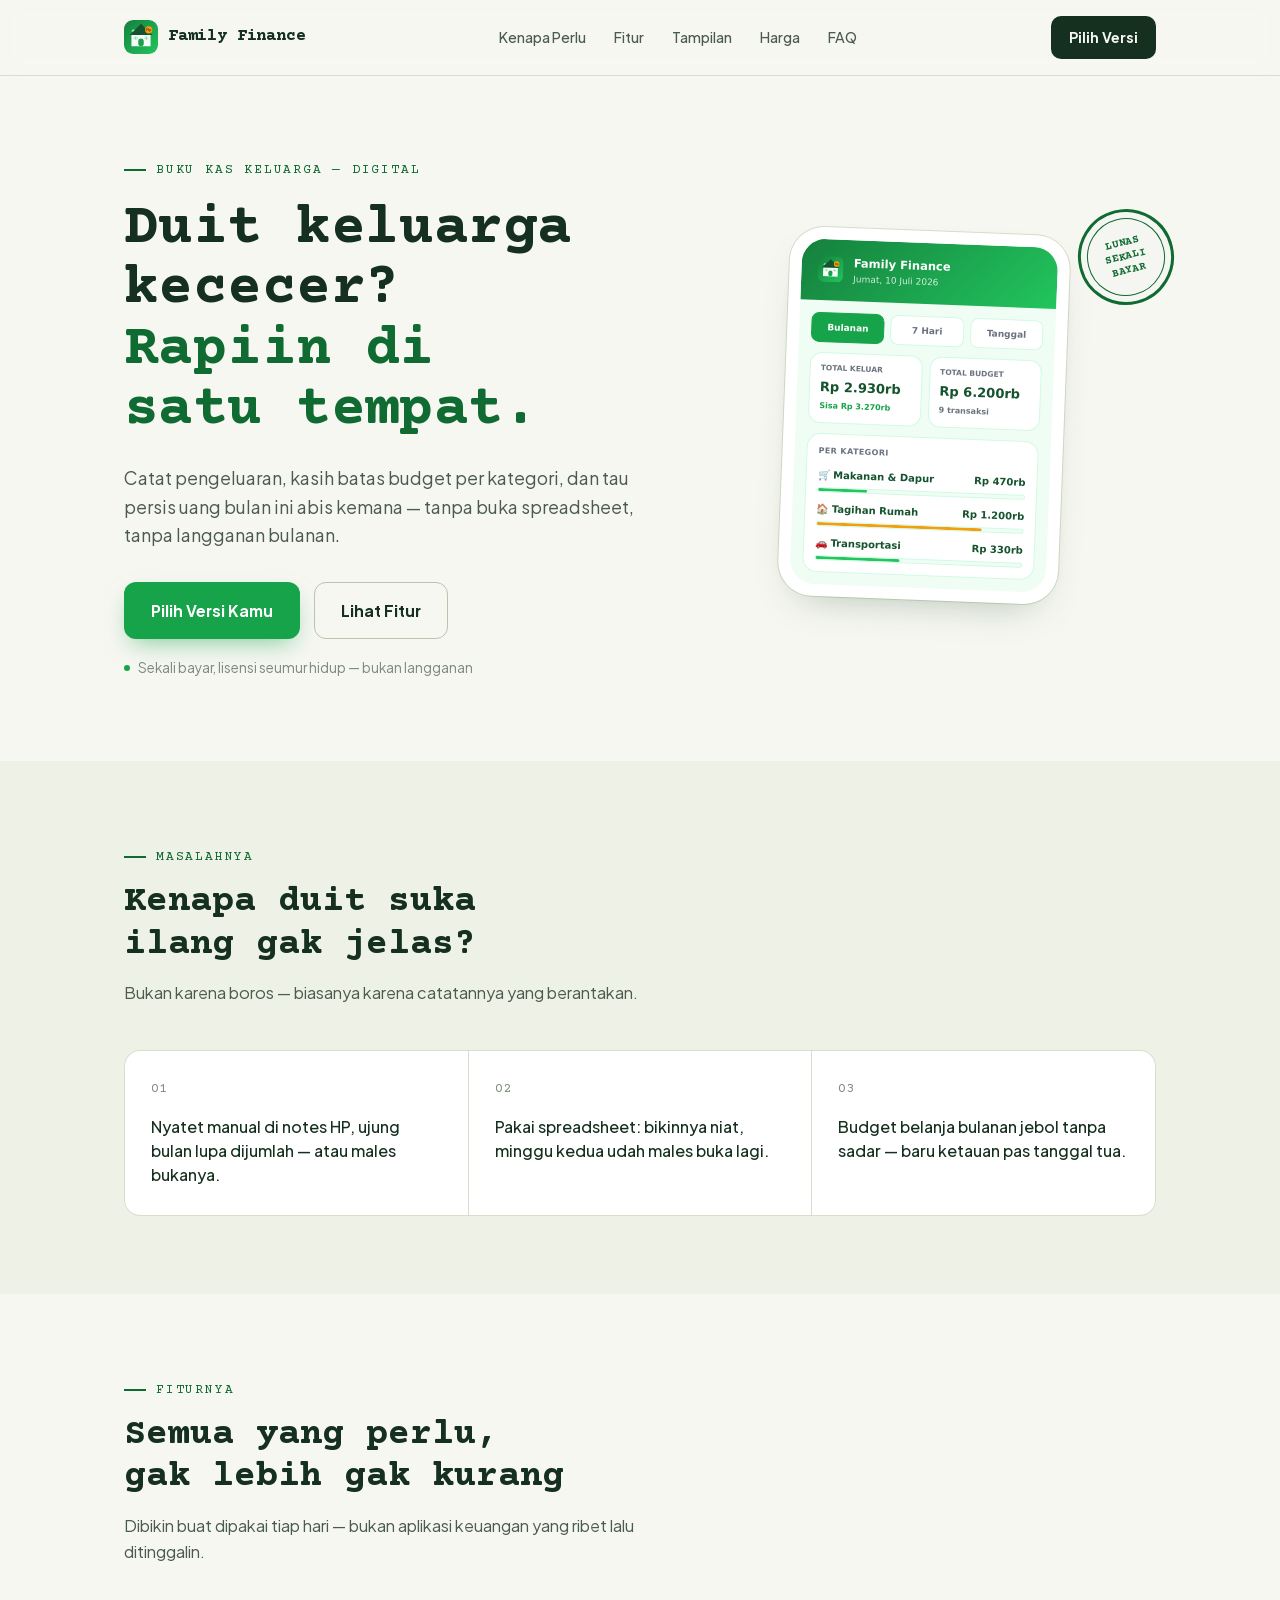
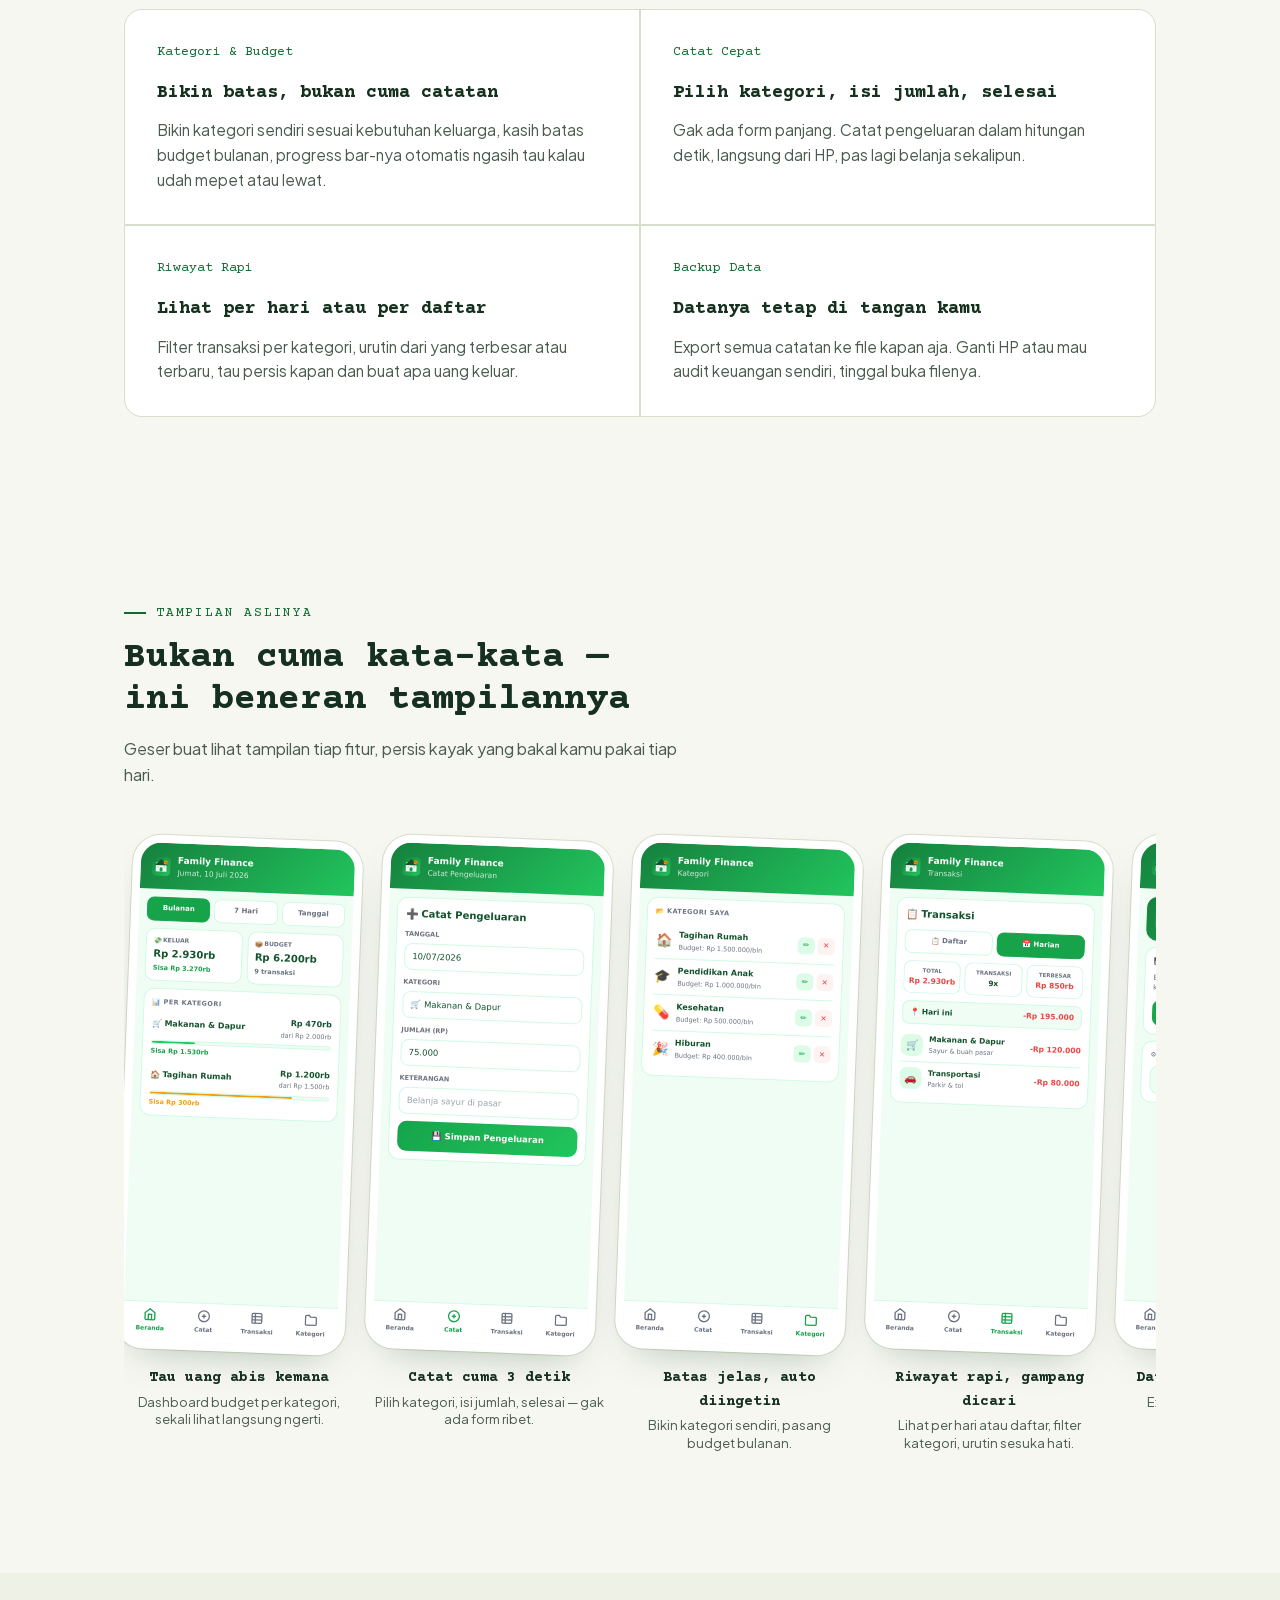
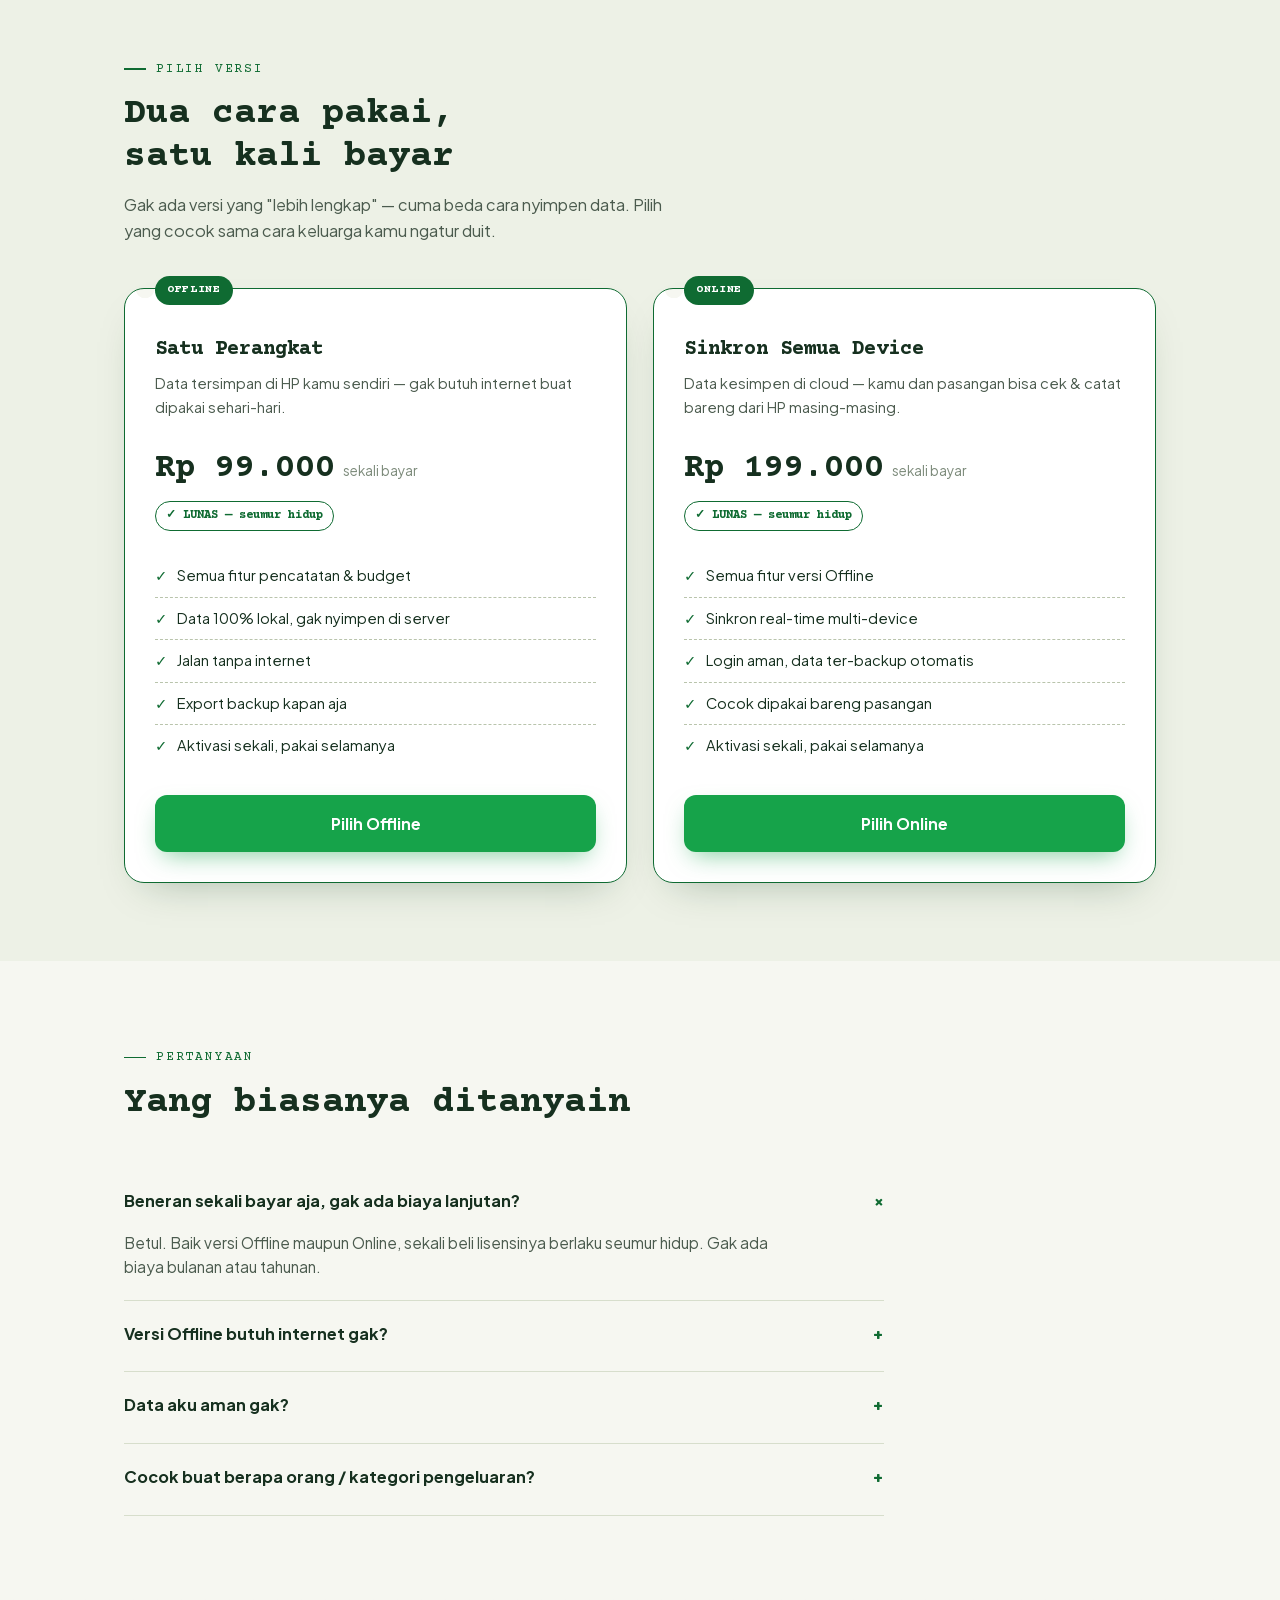
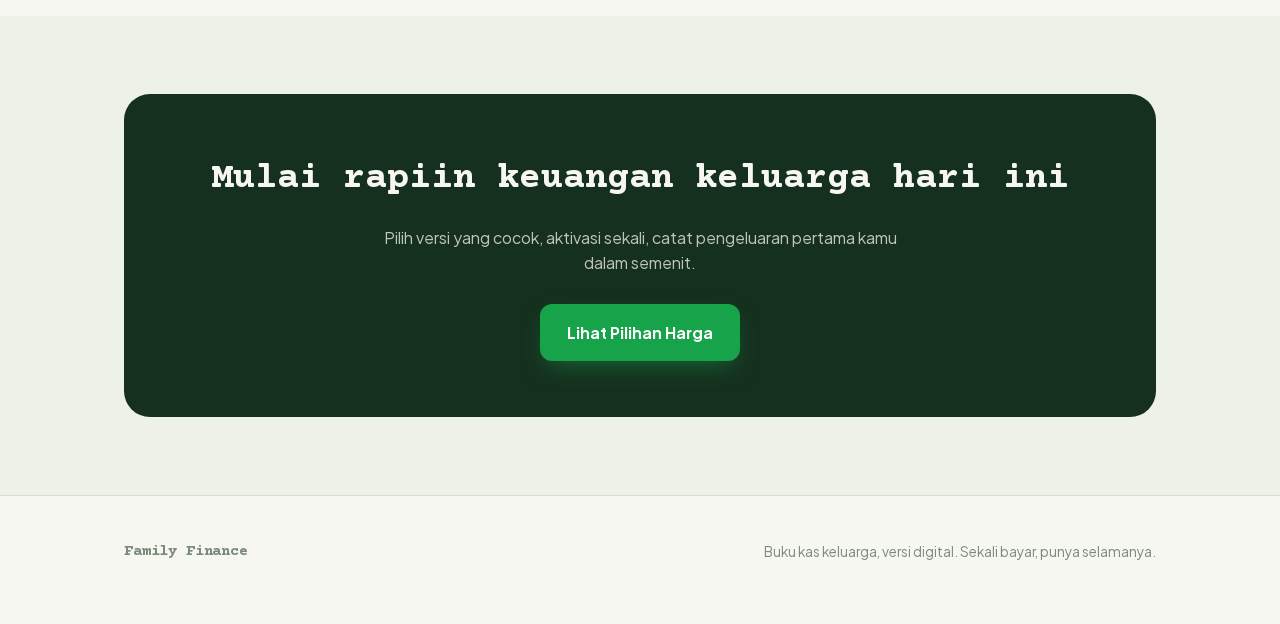
<file: landing/index.html>
<!DOCTYPE html>
<html lang="id">
<head>
<meta charset="UTF-8">
<meta name="viewport" content="width=device-width, initial-scale=1.0">
<title>Family Finance — Buku Kas Keluarga, Versi Digital</title>
<meta name="description" content="Catat pengeluaran keluarga, atur budget per kategori, sekali bayar buat selamanya. Pilih versi Offline atau Online.">
<style>
@font-face{
  font-family:'Courier Prime';
  font-style:normal;
  font-weight:400;
  font-display:swap;
  src:url('fonts/courier-prime-400.woff2') format('woff2');
}
@font-face{
  font-family:'Courier Prime';
  font-style:normal;
  font-weight:700;
  font-display:swap;
  src:url('fonts/courier-prime-700.woff2') format('woff2');
}
@font-face{
  font-family:'Plus Jakarta Sans';
  font-style:normal;
  font-weight:400 800;
  font-display:swap;
  src:url('fonts/jakarta-sans-var.woff2') format('woff2');
}

:root{
  --bg:#F6F7F1;
  --bg-alt:#EDF1E6;
  --surface:#FFFFFF;
  --ink:#16301F;
  --ink-soft:#4B5B4E;
  --ink-faint:#7C8A7A;
  --brand:#16A34A;
  --brand-deep:#0F6B32;
  --brand-pale:#DCFCE7;
  --line:#D7DECC;
  --line-strong:#B9C4AC;
  --shadow:0 18px 40px -22px rgba(15,60,30,.35);
  --radius:22px;
}
:root[data-theme="dark"]{
  --bg:#0F150D;
  --bg-alt:#151D11;
  --surface:#1A2416;
  --ink:#EAF3E6;
  --ink-soft:#A6B7A1;
  --ink-faint:#75876F;
  --brand:#3ED66F;
  --brand-deep:#2AAE5B;
  --brand-pale:#1D3323;
  --line:#2B3826;
  --line-strong:#3C4C34;
  --shadow:0 18px 40px -22px rgba(0,0,0,.6);
}
@media (prefers-color-scheme: dark){
  :root:not([data-theme="light"]){
    --bg:#0F150D;
    --bg-alt:#151D11;
    --surface:#1A2416;
    --ink:#EAF3E6;
    --ink-soft:#A6B7A1;
    --ink-faint:#75876F;
    --brand:#3ED66F;
    --brand-deep:#2AAE5B;
    --brand-pale:#1D3323;
    --line:#2B3826;
    --line-strong:#3C4C34;
    --shadow:0 18px 40px -22px rgba(0,0,0,.6);
  }
}

*{box-sizing:border-box;margin:0;padding:0;}
html{-webkit-text-size-adjust:100%;}
body{
  background:var(--bg);
  color:var(--ink);
  font-family:'Plus Jakarta Sans',system-ui,sans-serif;
  font-weight:400;
  line-height:1.6;
  overflow-x:hidden;
}
img{max-width:100%;display:block;}
a{color:inherit;}
::selection{background:var(--brand);color:#fff;}
@media (prefers-reduced-motion: reduce){
  *{animation-duration:.001ms !important;animation-iteration-count:1 !important;transition-duration:.001ms !important;scroll-behavior:auto !important;}
}
:focus-visible{outline:2.5px solid var(--brand-deep);outline-offset:3px;}

.wrap{max-width:1080px;margin:0 auto;padding:0 24px;}
.eyebrow{
  font-family:'Courier Prime',monospace;
  font-size:.8rem;
  letter-spacing:.14em;
  text-transform:uppercase;
  color:var(--brand-deep);
  display:inline-flex;
  align-items:center;
  gap:10px;
}
.eyebrow::before{content:'';width:22px;height:1.5px;background:var(--brand-deep);display:inline-block;}
h1,h2,h3{font-family:'Courier Prime',monospace;font-weight:700;text-wrap:balance;color:var(--ink);}
.num{font-variant-numeric:tabular-nums;font-family:'Courier Prime',monospace;}

/* tear line divider — perforated receipt edge */
.tear{
  height:22px;
  background-image:radial-gradient(circle at 12px 11px, var(--bg) 6px, transparent 6.5px);
  background-size:24px 22px;
  background-repeat:repeat-x;
  background-position:center;
}
.section-alt + .tear, .tear + .section-alt{background-color:var(--bg-alt);}

/* ---------- NAV ---------- */
nav{
  position:sticky;top:0;z-index:50;
  background:color-mix(in srgb, var(--bg) 88%, transparent);
  backdrop-filter:blur(10px);
  border-bottom:1px solid var(--line);
}
.nav-inner{display:flex;align-items:center;justify-content:space-between;padding:16px 24px;max-width:1080px;margin:0 auto;}
.brand{display:flex;align-items:center;gap:10px;font-family:'Courier Prime',monospace;font-weight:700;font-size:1.05rem;letter-spacing:-.01em;}
.brand img{width:34px;height:34px;border-radius:9px;}
.nav-links{display:flex;gap:28px;font-size:.9rem;font-weight:500;color:var(--ink-soft);}
.nav-links a{text-decoration:none;transition:color .15s;}
.nav-links a:hover{color:var(--brand-deep);}
.nav-cta{
  font-family:'Plus Jakarta Sans';font-weight:700;font-size:.88rem;
  background:var(--ink);color:var(--bg);padding:10px 18px;border-radius:10px;
  text-decoration:none;white-space:nowrap;
}
@media (max-width:720px){.nav-links{display:none;}}

/* ---------- HERO ---------- */
.hero{padding:76px 0 60px;}
.hero-grid{display:grid;grid-template-columns:1.05fr .95fr;gap:56px;align-items:center;}
@media (max-width:900px){.hero-grid{grid-template-columns:1fr;gap:44px;}}
.hero h1{font-size:clamp(2.35rem,5.2vw,3.6rem);line-height:1.05;letter-spacing:-.01em;margin:20px 0 22px;}
.hero h1 em{font-style:normal;color:var(--brand-deep);}
.hero p.lead{font-size:1.12rem;color:var(--ink-soft);max-width:46ch;margin-bottom:32px;}
.cta-row{display:flex;gap:14px;flex-wrap:wrap;align-items:center;}
.btn{
  display:inline-flex;align-items:center;gap:8px;
  font-family:'Plus Jakarta Sans';font-weight:700;font-size:.98rem;
  padding:15px 26px;border-radius:12px;text-decoration:none;border:1.5px solid transparent;
  transition:transform .15s ease, box-shadow .15s ease;
}
.btn:hover{transform:translateY(-2px);}
.btn-primary{background:var(--brand);color:#fff;box-shadow:0 10px 24px -8px rgba(22,163,74,.55);}
.btn-primary:hover{background:var(--brand-deep);}
.btn-ghost{border-color:var(--line-strong);color:var(--ink);}
.btn-ghost:hover{border-color:var(--brand-deep);color:var(--brand-deep);}
.hero-note{margin-top:18px;font-size:.85rem;color:var(--ink-faint);display:flex;align-items:center;gap:8px;}
.hero-note .dot{width:6px;height:6px;border-radius:50%;background:var(--brand);flex-shrink:0;}

/* phone mockup — hand built replica, not a screenshot */
.phone-stage{position:relative;display:flex;justify-content:center;}
.phone{
  width:280px;background:#fff;border-radius:34px;padding:12px;
  box-shadow:var(--shadow), 0 0 0 1px var(--line);
  transform:rotate(2.2deg);
  animation:float 6s ease-in-out infinite;
}
@keyframes float{0%,100%{transform:rotate(2.2deg) translateY(0);}50%{transform:rotate(1deg) translateY(-9px);}}
.phone-screen{background:#F0FDF4;border-radius:24px;overflow:hidden;font-family:'Segoe UI',system-ui,sans-serif;}
.p-header{background:linear-gradient(135deg,#15803D,#22C55E);color:#fff;padding:14px 16px;display:flex;align-items:center;gap:10px;}
.p-header img{width:26px;height:26px;border-radius:7px;}
.p-header .t1{font-size:11.5px;font-weight:800;}
.p-header .t2{font-size:9px;opacity:.8;}
.p-body{padding:12px;}
.p-pill-row{display:flex;gap:6px;margin-bottom:10px;}
.p-pill{flex:1;text-align:center;font-size:9px;font-weight:700;padding:7px 0;border-radius:8px;border:1px solid #D1FAE5;background:#fff;color:#6B7280;}
.p-pill.on{background:#16A34A;border-color:#16A34A;color:#fff;}
.p-stats{display:grid;grid-template-columns:1fr 1fr;gap:7px;margin-bottom:10px;}
.p-stat{background:#fff;border:1px solid #D1FAE5;border-radius:12px;padding:9px 10px;}
.p-stat .l{font-size:7.5px;font-weight:700;color:#6B7280;text-transform:uppercase;}
.p-stat .v{font-size:13px;font-weight:800;color:#14532D;margin-top:3px;}
.p-stat .s{font-size:8px;color:#16A34A;font-weight:700;margin-top:2px;}
.p-cat-card{background:#fff;border:1px solid #D1FAE5;border-radius:14px;padding:11px;}
.p-cat-title{font-size:8px;font-weight:700;color:#6B7280;text-transform:uppercase;letter-spacing:.4px;margin-bottom:9px;}
.p-cat{margin-bottom:9px;}
.p-cat:last-child{margin-bottom:0;}
.p-cat-row{display:flex;justify-content:space-between;font-size:10px;margin-bottom:4px;}
.p-cat-row .name{font-weight:700;color:#14532D;}
.p-cat-row .amt{font-weight:800;color:#14532D;}
.p-bar{height:5px;border-radius:3px;background:#F0FDF4;border:1px solid #D1FAE5;overflow:hidden;}
.p-bar i{display:block;height:100%;background:#22C55E;border-radius:3px;}
.p-bar i.warn{background:#F59E0B;}
.stamp{
  position:absolute;right:-18px;top:-22px;width:96px;height:96px;
  border:3px solid var(--brand-deep);border-radius:50%;
  display:flex;align-items:center;justify-content:center;text-align:center;
  transform:rotate(-14deg);color:var(--brand-deep);
  font-family:'Courier Prime',monospace;font-weight:700;font-size:11px;line-height:1.25;
  background:color-mix(in srgb, var(--bg) 70%, transparent);
}
.stamp::before{content:'';position:absolute;inset:6px;border:1.5px solid var(--brand-deep);border-radius:50%;}
@media (max-width:520px){.stamp{width:78px;height:78px;font-size:9.5px;right:4px;top:-16px;}}

/* ---------- PAIN ---------- */
.section{padding:78px 0;}
.section-alt{background:var(--bg-alt);}
.section-head{max-width:640px;margin-bottom:44px;}
.section-head h2{font-size:clamp(1.7rem,3.2vw,2.3rem);margin-top:14px;line-height:1.15;}
.section-head p{color:var(--ink-soft);margin-top:14px;font-size:1.02rem;max-width:52ch;}

.pain-list{display:grid;grid-template-columns:repeat(3,1fr);gap:1px;background:var(--line);border:1px solid var(--line);border-radius:16px;overflow:hidden;}
@media (max-width:760px){.pain-list{grid-template-columns:1fr;}}
.pain-item{background:var(--surface);padding:28px 26px;}
.pain-item .mark{font-family:'Courier Prime';color:var(--ink-faint);font-size:.85rem;margin-bottom:14px;display:block;}
.pain-item p{font-size:1rem;color:var(--ink);font-weight:500;line-height:1.5;}

/* ---------- FEATURES ---------- */
.feat-grid{display:grid;grid-template-columns:repeat(2,1fr);gap:2px;background:var(--line);border:1px solid var(--line);border-radius:18px;overflow:hidden;}
@media (max-width:760px){.feat-grid{grid-template-columns:1fr;}}
.feat{background:var(--surface);padding:32px;}
.feat .idx{font-family:'Courier Prime';color:var(--brand-deep);font-size:.82rem;margin-bottom:16px;}
.feat h3{font-size:1.15rem;margin-bottom:10px;}
.feat p{color:var(--ink-soft);font-size:.96rem;}

/* ---------- PRICING ---------- */
.price-grid{display:grid;grid-template-columns:1fr 1fr;gap:26px;}
@media (max-width:760px){.price-grid{grid-template-columns:1fr;}}
.price-card{
  position:relative;background:var(--surface);border:1.5px solid var(--line);
  border-radius:20px;padding:34px 30px 30px;
  background-image:radial-gradient(circle at 20px 0, var(--bg) 9px, transparent 9.5px);
  background-size:100% 100%;background-repeat:no-repeat;
}
.price-card.featured{border-color:var(--brand-deep);box-shadow:var(--shadow);}
.price-tag{
  position:absolute;top:-13px;left:30px;background:var(--brand-deep);color:#fff;
  font-family:'Courier Prime';font-size:.72rem;font-weight:700;letter-spacing:.06em;
  padding:5px 12px;border-radius:20px;text-transform:uppercase;
}
.price-card h3{font-size:1.3rem;margin:10px 0 6px;}
.price-card .tagline{color:var(--ink-soft);font-size:.92rem;margin-bottom:22px;}
.price-amount{display:flex;flex-wrap:wrap;align-items:baseline;gap:4px 8px;margin-bottom:4px;}
.price-amount .rp{font-family:'Courier Prime';font-weight:700;font-size:2.1rem;white-space:nowrap;}
.price-amount .period{font-size:.85rem;color:var(--ink-faint);}
.price-lunas{
  display:inline-flex;align-items:center;gap:6px;font-size:.78rem;font-weight:700;
  color:var(--brand-deep);margin-bottom:24px;font-family:'Courier Prime';
  border:1px solid var(--brand-deep);padding:4px 10px;border-radius:20px;
}
.price-feats{list-style:none;margin-bottom:28px;}
.price-feats li{display:flex;gap:10px;padding:9px 0;border-top:1px dashed var(--line-strong);font-size:.92rem;color:var(--ink);}
.price-feats li:first-child{border-top:none;}
.price-feats li .ck{color:var(--brand-deep);font-weight:800;flex-shrink:0;}
.price-card .btn{width:100%;justify-content:center;}

/* ---------- FAQ ---------- */
.faq{max-width:760px;}
.faq details{border-bottom:1px solid var(--line);padding:20px 0;}
.faq summary{
  cursor:pointer;list-style:none;display:flex;justify-content:space-between;gap:20px;
  font-weight:700;font-size:1.02rem;color:var(--ink);
}
.faq summary::-webkit-details-marker{display:none;}
.faq summary .plus{font-family:'Courier Prime';color:var(--brand-deep);font-size:1.2rem;flex-shrink:0;transition:transform .2s;}
.faq details[open] summary .plus{transform:rotate(45deg);}
.faq p{color:var(--ink-soft);margin-top:12px;font-size:.96rem;max-width:60ch;}

/* ---------- FINAL CTA ---------- */
.final-cta{
  background:var(--ink);color:var(--bg);border-radius:26px;padding:56px 40px;
  text-align:center;position:relative;overflow:hidden;
}
:root[data-theme="dark"] .final-cta{background:var(--brand-pale);color:var(--ink);}
@media (prefers-color-scheme:dark){:root:not([data-theme="light"]) .final-cta{background:var(--brand-pale);color:var(--ink);}}
.final-cta h2{color:inherit;font-size:clamp(1.6rem,3.4vw,2.3rem);margin-bottom:16px;}
.final-cta p{color:inherit;opacity:.75;max-width:48ch;margin:0 auto 28px;}
.final-cta .cta-row{justify-content:center;}

footer{padding:44px 0 60px;border-top:1px solid var(--line);}
.footer-inner{display:flex;justify-content:space-between;align-items:center;flex-wrap:wrap;gap:16px;color:var(--ink-faint);font-size:.85rem;}
.footer-inner .brand{font-size:.95rem;}

.reveal{opacity:0;transform:translateY(18px);transition:opacity .6s ease, transform .6s ease;}
.reveal.in{opacity:1;transform:translateY(0);}

/* ---------- APP SCREENSHOTS (scoped under .appshots so nothing here leaks
   into the rest of the page — content copied 1:1 from the real app's HTML
   structure in shared/app-core.js, not simplified) ---------- */
.appshots-rail{display:flex;gap:20px;overflow-x:auto;padding:6px 4px 20px;scroll-snap-type:x mandatory;}
.appshots-rail::-webkit-scrollbar{height:6px;}
.appshots-rail::-webkit-scrollbar-thumb{background:var(--line-strong);border-radius:3px;}
.appshot{flex-shrink:0;width:230px;scroll-snap-align:start;}
.appshot-caption{margin-top:14px;text-align:center;}
.appshot-caption .t{font-family:'Courier Prime';font-weight:700;font-size:.92rem;color:var(--ink);}
.appshot-caption .s{font-size:.8rem;color:var(--ink-soft);margin-top:4px;line-height:1.4;}
.appshots .phone{width:230px;background:#fff;border-radius:28px;padding:8px;box-shadow:var(--shadow), 0 0 0 1px var(--line);}
.appshots .screen{background:#F0FDF4;border-radius:20px;overflow:hidden;font-family:'Segoe UI',system-ui,sans-serif;height:498px;display:flex;flex-direction:column;}
.appshots .hdr{background:linear-gradient(135deg,#15803D,#22C55E);color:#fff;padding:10px 11px;display:flex;align-items:center;gap:7px;flex-shrink:0;}
.appshots .hdr img{width:19px;height:19px;border-radius:5px;}
.appshots .t1{font-size:9px;font-weight:800;}
.appshots .t2{font-size:7.5px;opacity:.8;}
.appshots .body{padding:8px;flex:1;overflow:hidden;}
.appshots .pill-row{display:flex;gap:4px;margin-bottom:7px;}
.appshots .pill{flex:1;text-align:center;font-size:7px;font-weight:700;padding:5px 0;border-radius:7px;border:1px solid #D1FAE5;background:#fff;color:#6B7280;}
.appshots .pill.on{background:#16A34A;border-color:#16A34A;color:#fff;}
.appshots .stats{display:grid;grid-template-columns:1fr 1fr;gap:5px;margin-bottom:7px;}
.appshots .stat{background:#fff;border:1px solid #D1FAE5;border-radius:9px;padding:6px 7px;}
.appshots .stat .l{font-size:6px;font-weight:700;color:#6B7280;text-transform:uppercase;}
.appshots .stat .v{font-size:10px;font-weight:800;color:#14532D;margin-top:2px;}
.appshots .stat .s{font-size:6.5px;color:#16A34A;font-weight:700;margin-top:1px;}
.appshots .card{background:#fff;border:1px solid #D1FAE5;border-radius:11px;padding:8px;margin-bottom:6px;}
.appshots .card-title{font-size:6.5px;font-weight:700;color:#6B7280;text-transform:uppercase;letter-spacing:.4px;margin-bottom:6px;}
.appshots .sec-title{font-size:10px;font-weight:800;color:#14532D;margin-bottom:7px;}
.appshots .cat-item{margin-bottom:7px;}
.appshots .cat-item:last-child{margin-bottom:0;}
.appshots .cat-hdr{display:flex;justify-content:space-between;align-items:center;margin-bottom:4px;gap:4px;}
.appshots .cat-name{font-size:8px;font-weight:700;color:#14532D;display:flex;align-items:center;gap:3px;}
.appshots .cat-right{text-align:right;flex-shrink:0;}
.appshots .cat-spent{font-size:8px;font-weight:700;color:#14532D;}
.appshots .cat-budg{font-size:6.5px;color:#6B7280;}
.appshots .cat-sisa{font-size:6.5px;font-weight:700;color:#16A34A;margin-top:2px;}
.appshots .cat-sisa.warn{color:#F59E0B;}
.appshots .bar{height:4px;border-radius:3px;background:#F0FDF4;border:1px solid #D1FAE5;overflow:hidden;}
.appshots .bar i{display:block;height:100%;background:#22C55E;border-radius:3px;}
.appshots .bar i.warn{background:#F59E0B;}
.appshots .tx-item{display:flex;align-items:center;gap:6px;padding:5px 0;border-bottom:1px solid #D1FAE5;}
.appshots .tx-item:last-child{border-bottom:none;}
.appshots .tx-icon{width:22px;height:22px;border-radius:7px;background:#DCFCE7;display:flex;align-items:center;justify-content:center;font-size:10px;flex-shrink:0;}
.appshots .tx-info{flex:1;min-width:0;}
.appshots .tx-cat{font-size:7.5px;font-weight:700;color:#14532D;}
.appshots .tx-note{font-size:6.5px;color:#6B7280;}
.appshots .tx-date{font-size:6px;color:#6B7280;margin-top:1px;}
.appshots .tx-amt{font-size:7.5px;font-weight:800;color:#EF4444;flex-shrink:0;}
.appshots .fg{margin-bottom:7px;}
.appshots .fl{display:block;font-size:6.5px;font-weight:700;color:#6B7280;margin-bottom:3px;}
.appshots .fi{width:100%;padding:6px 7px;border:1.5px solid #D1FAE5;border-radius:8px;font-size:8.5px;color:#14532D;background:#fff;}
.appshots .fi.ph{color:#9CA3AF;}
.appshots .btn-save{width:100%;padding:8px;border-radius:9px;background:linear-gradient(135deg,#16A34A,#22C55E);color:#fff;font-size:8.5px;font-weight:800;text-align:center;margin-top:1px;}
.appshots .cmi{display:flex;align-items:center;gap:6px;padding:6px 0;border-bottom:1px solid #D1FAE5;}
.appshots .cmi:last-child{border-bottom:none;}
.appshots .cmi-emoji{font-size:13px;width:18px;text-align:center;flex-shrink:0;}
.appshots .cmi-info{flex:1;min-width:0;}
.appshots .cmi-name{font-size:8px;font-weight:700;color:#14532D;}
.appshots .cmi-bud{font-size:6.5px;color:#6B7280;}
.appshots .cmi-actions{display:flex;gap:3px;flex-shrink:0;}
.appshots .cmi-edit,.appshots .cmi-del{width:17px;height:17px;border-radius:5px;border:none;display:flex;align-items:center;justify-content:center;font-size:7.5px;}
.appshots .cmi-edit{background:#DCFCE7;color:#16A34A;}
.appshots .cmi-del{background:#FEF2F2;color:#EF4444;}
.appshots .view-toggle{display:flex;gap:4px;margin-bottom:7px;}
.appshots .view-btn{flex:1;padding:5px;border-radius:7px;border:1.5px solid #D1FAE5;background:#fff;font-size:7px;font-weight:600;color:#6B7280;text-align:center;}
.appshots .view-btn.active{background:#16A34A;border-color:#16A34A;color:#fff;}
.appshots .summary-row{display:flex;gap:4px;margin-bottom:7px;overflow:hidden;}
.appshots .sum-chip{flex:1;background:#fff;border:1px solid #D1FAE5;border-radius:8px;padding:5px 4px;text-align:center;}
.appshots .sum-chip-label{font-size:5.5px;color:#6B7280;font-weight:700;text-transform:uppercase;}
.appshots .sum-chip-val{font-size:7.5px;font-weight:800;color:#14532D;margin-top:1px;}
.appshots .sum-chip-val.red{color:#EF4444;}
.appshots .day-hdr{display:flex;justify-content:space-between;padding:5px 7px;background:#F0FDF4;border-radius:7px;border:1px solid #D1FAE5;margin-bottom:4px;font-size:7.5px;font-weight:700;color:#14532D;}
.appshots .day-hdr .tot{color:#EF4444;}
.appshots .profile-card{background:linear-gradient(135deg,#15803D,#22C55E);border-radius:11px;padding:9px;margin-bottom:6px;display:flex;align-items:center;gap:7px;}
.appshots .profile-avatar{width:26px;height:26px;border-radius:7px;background:rgba(255,255,255,.25);display:flex;align-items:center;justify-content:center;font-size:11px;flex-shrink:0;}
.appshots .profile-name{font-size:8.5px;font-weight:800;color:#fff;}
.appshots .profile-email{font-size:6.5px;color:rgba(255,255,255,.82);margin-top:1px;}
.appshots .card-p{font-size:7px;color:#6B7280;margin-bottom:6px;line-height:1.5;}
.appshots .export-btn{width:100%;padding:7px;border-radius:8px;background:linear-gradient(135deg,#16A34A,#22C55E);color:#fff;font-size:7.5px;font-weight:800;text-align:center;}
.appshots .logout-btn{width:100%;padding:7px;border-radius:8px;background:#F0FDF4;border:1.5px solid #D1FAE5;color:#6B7280;font-size:7.5px;font-weight:700;text-align:center;}
.appshots .mnav{display:flex;border-top:1.5px solid #D1FAE5;background:#fff;flex-shrink:0;}
.appshots .mnav a{flex:1;display:flex;flex-direction:column;align-items:center;gap:2px;padding:6px 3px 8px;color:#6B7280;font-size:6px;font-weight:600;}
.appshots .mnav a.on{color:#16A34A;}
.appshots .mnav svg{width:13px;height:13px;}
</style>
<script>
!function(f,b,e,v,n,t,s)
{if(f.fbq)return;n=f.fbq=function(){n.callMethod?
n.callMethod.apply(n,arguments):n.queue.push(arguments)};
if(!f._fbq)f._fbq=n;n.push=n;n.loaded=!0;n.version='2.0';
n.queue=[];t=b.createElement(e);t.async=!0;
t.src=v;s=b.getElementsByTagName(e)[0];
s.parentNode.insertBefore(t,s)}(window, document,'script',
'https://connect.facebook.net/en_US/fbevents.js');
fbq('init', '1606604827647794');
fbq('track', 'PageView');
</script>
<noscript><img height="1" width="1" style="display:none" src="https://www.facebook.com/tr?id=1606604827647794&ev=PageView&noscript=1"/></noscript>
</head>
<body>

<nav>
  <div class="nav-inner">
    <div class="brand">
      <img src="[data-uri]" alt="">
      Family Finance
    </div>
    <div class="nav-links">
      <a href="#kenapa">Kenapa Perlu</a>
      <a href="#fitur">Fitur</a>
      <a href="#tampilan">Tampilan</a>
      <a href="#harga">Harga</a>
      <a href="#faq">FAQ</a>
    </div>
    <a href="#harga" class="nav-cta">Pilih Versi</a>
  </div>
</nav>

<header class="hero">
  <div class="wrap hero-grid">
    <div>
      <span class="eyebrow">Buku Kas Keluarga — Digital</span>
      <h1>Duit keluarga kececer? <em>Rapiin di satu tempat.</em></h1>
      <p class="lead">Catat pengeluaran, kasih batas budget per kategori, dan tau persis uang bulan ini abis kemana — tanpa buka spreadsheet, tanpa langganan bulanan.</p>
      <div class="cta-row">
        <a href="#harga" class="btn btn-primary">Pilih Versi Kamu</a>
        <a href="#fitur" class="btn btn-ghost">Lihat Fitur</a>
      </div>
      <div class="hero-note"><span class="dot"></span> Sekali bayar, lisensi seumur hidup — bukan langganan</div>
    </div>
    <div class="phone-stage">
      <div class="phone">
        <div class="phone-screen">
          <div class="p-header">
            <img src="[data-uri]" alt="">
            <div><div class="t1">Family Finance</div><div class="t2">Jumat, 10 Juli 2026</div></div>
          </div>
          <div class="p-body">
            <div class="p-pill-row">
              <div class="p-pill on">Bulanan</div>
              <div class="p-pill">7 Hari</div>
              <div class="p-pill">Tanggal</div>
            </div>
            <div class="p-stats">
              <div class="p-stat"><div class="l">Total Keluar</div><div class="v">Rp 2.930rb</div><div class="s">Sisa Rp 3.270rb</div></div>
              <div class="p-stat"><div class="l">Total Budget</div><div class="v">Rp 6.200rb</div><div class="s" style="color:#6B7280">9 transaksi</div></div>
            </div>
            <div class="p-cat-card">
              <div class="p-cat-title">Per Kategori</div>
              <div class="p-cat">
                <div class="p-cat-row"><span class="name">🛒 Makanan &amp; Dapur</span><span class="amt">Rp 470rb</span></div>
                <div class="p-bar"><i style="width:24%"></i></div>
              </div>
              <div class="p-cat">
                <div class="p-cat-row"><span class="name">🏠 Tagihan Rumah</span><span class="amt">Rp 1.200rb</span></div>
                <div class="p-bar"><i class="warn" style="width:80%"></i></div>
              </div>
              <div class="p-cat">
                <div class="p-cat-row"><span class="name">🚗 Transportasi</span><span class="amt">Rp 330rb</span></div>
                <div class="p-bar"><i style="width:41%"></i></div>
              </div>
            </div>
          </div>
        </div>
      </div>
      <div class="stamp">LUNAS<br>SEKALI<br>BAYAR</div>
    </div>
  </div>
</header>

<div class="tear"></div>

<section class="section section-alt" id="kenapa">
  <div class="wrap">
    <div class="section-head reveal">
      <span class="eyebrow">Masalahnya</span>
      <h2>Kenapa duit suka ilang gak jelas?</h2>
      <p>Bukan karena boros — biasanya karena catatannya yang berantakan.</p>
    </div>
    <div class="pain-list reveal">
      <div class="pain-item">
        <span class="mark">01</span>
        <p>Nyatet manual di notes HP, ujung bulan lupa dijumlah — atau males bukanya.</p>
      </div>
      <div class="pain-item">
        <span class="mark">02</span>
        <p>Pakai spreadsheet: bikinnya niat, minggu kedua udah males buka lagi.</p>
      </div>
      <div class="pain-item">
        <span class="mark">03</span>
        <p>Budget belanja bulanan jebol tanpa sadar — baru ketauan pas tanggal tua.</p>
      </div>
    </div>
  </div>
</section>

<section class="section" id="fitur">
  <div class="wrap">
    <div class="section-head reveal">
      <span class="eyebrow">Fiturnya</span>
      <h2>Semua yang perlu, gak lebih gak kurang</h2>
      <p>Dibikin buat dipakai tiap hari — bukan aplikasi keuangan yang ribet lalu ditinggalin.</p>
    </div>
    <div class="feat-grid reveal">
      <div class="feat">
        <div class="idx">Kategori &amp; Budget</div>
        <h3>Bikin batas, bukan cuma catatan</h3>
        <p>Bikin kategori sendiri sesuai kebutuhan keluarga, kasih batas budget bulanan, progress bar-nya otomatis ngasih tau kalau udah mepet atau lewat.</p>
      </div>
      <div class="feat">
        <div class="idx">Catat Cepat</div>
        <h3>Pilih kategori, isi jumlah, selesai</h3>
        <p>Gak ada form panjang. Catat pengeluaran dalam hitungan detik, langsung dari HP, pas lagi belanja sekalipun.</p>
      </div>
      <div class="feat">
        <div class="idx">Riwayat Rapi</div>
        <h3>Lihat per hari atau per daftar</h3>
        <p>Filter transaksi per kategori, urutin dari yang terbesar atau terbaru, tau persis kapan dan buat apa uang keluar.</p>
      </div>
      <div class="feat">
        <div class="idx">Backup Data</div>
        <h3>Datanya tetap di tangan kamu</h3>
        <p>Export semua catatan ke file kapan aja. Ganti HP atau mau audit keuangan sendiri, tinggal buka filenya.</p>
      </div>
    </div>
  </div>
</section>

<div class="tear"></div>

<section class="section appshots" id="tampilan">
  <div class="wrap">
    <div class="section-head reveal">
      <span class="eyebrow">Tampilan Aslinya</span>
      <h2>Bukan cuma kata-kata — ini beneran tampilannya</h2>
      <p>Geser buat lihat tampilan tiap fitur, persis kayak yang bakal kamu pakai tiap hari.</p>
    </div>
    <div class="appshots-rail reveal">

      <div class="appshot">
        <div class="phone"><div class="screen">
          <div class="hdr">
            <img src="[data-uri]" alt="">
            <div><div class="t1">Family Finance</div><div class="t2">Jumat, 10 Juli 2026</div></div>
          </div>
          <div class="body">
            <div class="pill-row"><div class="pill on">Bulanan</div><div class="pill">7 Hari</div><div class="pill">Tanggal</div></div>
            <div class="stats">
              <div class="stat"><div class="l">💸 Keluar</div><div class="v">Rp 2.930rb</div><div class="s">Sisa Rp 3.270rb</div></div>
              <div class="stat"><div class="l">📦 Budget</div><div class="v">Rp 6.200rb</div><div class="s" style="color:#6B7280">9 transaksi</div></div>
            </div>
            <div class="card">
              <div class="card-title">📊 Per Kategori</div>
              <div class="cat-item">
                <div class="cat-hdr"><div class="cat-name">🛒 Makanan &amp; Dapur</div><div class="cat-right"><div class="cat-spent">Rp 470rb</div><div class="cat-budg">dari Rp 2.000rb</div></div></div>
                <div class="bar"><i style="width:24%"></i></div>
                <div class="cat-sisa">Sisa Rp 1.530rb</div>
              </div>
              <div class="cat-item">
                <div class="cat-hdr"><div class="cat-name">🏠 Tagihan Rumah</div><div class="cat-right"><div class="cat-spent">Rp 1.200rb</div><div class="cat-budg">dari Rp 1.500rb</div></div></div>
                <div class="bar"><i class="warn" style="width:80%"></i></div>
                <div class="cat-sisa warn">Sisa Rp 300rb</div>
              </div>
            </div>
          </div>
          <div class="mnav">
            <a class="on"><svg viewBox="0 0 24 24" fill="none" stroke="currentColor" stroke-width="2.4"><path d="M3 9l9-7 9 7v11a2 2 0 0 1-2 2H5a2 2 0 0 1-2-2z"/><polyline points="9 22 9 12 15 12 15 22"/></svg>Beranda</a>
            <a><svg viewBox="0 0 24 24" fill="none" stroke="currentColor" stroke-width="2.4"><circle cx="12" cy="12" r="10"/><line x1="12" y1="8" x2="12" y2="16"/><line x1="8" y1="12" x2="16" y2="12"/></svg>Catat</a>
            <a><svg viewBox="0 0 24 24" fill="none" stroke="currentColor" stroke-width="2.4"><rect x="3" y="3" width="18" height="18" rx="2"/><line x1="3" y1="9" x2="21" y2="9"/><line x1="3" y1="15" x2="21" y2="15"/><line x1="9" y1="3" x2="9" y2="21"/></svg>Transaksi</a>
            <a><svg viewBox="0 0 24 24" fill="none" stroke="currentColor" stroke-width="2.4"><path d="M22 19a2 2 0 0 1-2 2H4a2 2 0 0 1-2-2V5a2 2 0 0 1 2-2h5l2 3h9a2 2 0 0 1 2 2z"/></svg>Kategori</a>
          </div>
        </div></div>
        <div class="appshot-caption"><div class="t">Tau uang abis kemana</div><div class="s">Dashboard budget per kategori, sekali lihat langsung ngerti.</div></div>
      </div>

      <div class="appshot">
        <div class="phone"><div class="screen">
          <div class="hdr">
            <img src="[data-uri]" alt="">
            <div><div class="t1">Family Finance</div><div class="t2">Catat Pengeluaran</div></div>
          </div>
          <div class="body">
            <div class="card">
              <div class="sec-title">➕ Catat Pengeluaran</div>
              <div class="fg"><span class="fl">TANGGAL</span><div class="fi">10/07/2026</div></div>
              <div class="fg"><span class="fl">KATEGORI</span><div class="fi">🛒 Makanan &amp; Dapur</div></div>
              <div class="fg"><span class="fl">JUMLAH (RP)</span><div class="fi">75.000</div></div>
              <div class="fg"><span class="fl">KETERANGAN</span><div class="fi ph">Belanja sayur di pasar</div></div>
              <div class="btn-save">💾 Simpan Pengeluaran</div>
            </div>
          </div>
          <div class="mnav">
            <a><svg viewBox="0 0 24 24" fill="none" stroke="currentColor" stroke-width="2.4"><path d="M3 9l9-7 9 7v11a2 2 0 0 1-2 2H5a2 2 0 0 1-2-2z"/><polyline points="9 22 9 12 15 12 15 22"/></svg>Beranda</a>
            <a class="on"><svg viewBox="0 0 24 24" fill="none" stroke="currentColor" stroke-width="2.4"><circle cx="12" cy="12" r="10"/><line x1="12" y1="8" x2="12" y2="16"/><line x1="8" y1="12" x2="16" y2="12"/></svg>Catat</a>
            <a><svg viewBox="0 0 24 24" fill="none" stroke="currentColor" stroke-width="2.4"><rect x="3" y="3" width="18" height="18" rx="2"/><line x1="3" y1="9" x2="21" y2="9"/><line x1="3" y1="15" x2="21" y2="15"/><line x1="9" y1="3" x2="9" y2="21"/></svg>Transaksi</a>
            <a><svg viewBox="0 0 24 24" fill="none" stroke="currentColor" stroke-width="2.4"><path d="M22 19a2 2 0 0 1-2 2H4a2 2 0 0 1-2-2V5a2 2 0 0 1 2-2h5l2 3h9a2 2 0 0 1 2 2z"/></svg>Kategori</a>
          </div>
        </div></div>
        <div class="appshot-caption"><div class="t">Catat cuma 3 detik</div><div class="s">Pilih kategori, isi jumlah, selesai — gak ada form ribet.</div></div>
      </div>

      <div class="appshot">
        <div class="phone"><div class="screen">
          <div class="hdr">
            <img src="[data-uri]" alt="">
            <div><div class="t1">Family Finance</div><div class="t2">Kategori</div></div>
          </div>
          <div class="body">
            <div class="card">
              <div class="card-title">📂 Kategori Saya</div>
              <div class="cmi"><div class="cmi-emoji">🏠</div><div class="cmi-info"><div class="cmi-name">Tagihan Rumah</div><div class="cmi-bud">Budget: Rp 1.500.000/bln</div></div><div class="cmi-actions"><div class="cmi-edit">✏️</div><div class="cmi-del">✕</div></div></div>
              <div class="cmi"><div class="cmi-emoji">🎓</div><div class="cmi-info"><div class="cmi-name">Pendidikan Anak</div><div class="cmi-bud">Budget: Rp 1.000.000/bln</div></div><div class="cmi-actions"><div class="cmi-edit">✏️</div><div class="cmi-del">✕</div></div></div>
              <div class="cmi"><div class="cmi-emoji">💊</div><div class="cmi-info"><div class="cmi-name">Kesehatan</div><div class="cmi-bud">Budget: Rp 500.000/bln</div></div><div class="cmi-actions"><div class="cmi-edit">✏️</div><div class="cmi-del">✕</div></div></div>
              <div class="cmi"><div class="cmi-emoji">🎉</div><div class="cmi-info"><div class="cmi-name">Hiburan</div><div class="cmi-bud">Budget: Rp 400.000/bln</div></div><div class="cmi-actions"><div class="cmi-edit">✏️</div><div class="cmi-del">✕</div></div></div>
            </div>
          </div>
          <div class="mnav">
            <a><svg viewBox="0 0 24 24" fill="none" stroke="currentColor" stroke-width="2.4"><path d="M3 9l9-7 9 7v11a2 2 0 0 1-2 2H5a2 2 0 0 1-2-2z"/><polyline points="9 22 9 12 15 12 15 22"/></svg>Beranda</a>
            <a><svg viewBox="0 0 24 24" fill="none" stroke="currentColor" stroke-width="2.4"><circle cx="12" cy="12" r="10"/><line x1="12" y1="8" x2="12" y2="16"/><line x1="8" y1="12" x2="16" y2="12"/></svg>Catat</a>
            <a><svg viewBox="0 0 24 24" fill="none" stroke="currentColor" stroke-width="2.4"><rect x="3" y="3" width="18" height="18" rx="2"/><line x1="3" y1="9" x2="21" y2="9"/><line x1="3" y1="15" x2="21" y2="15"/><line x1="9" y1="3" x2="9" y2="21"/></svg>Transaksi</a>
            <a class="on"><svg viewBox="0 0 24 24" fill="none" stroke="currentColor" stroke-width="2.4"><path d="M22 19a2 2 0 0 1-2 2H4a2 2 0 0 1-2-2V5a2 2 0 0 1 2-2h5l2 3h9a2 2 0 0 1 2 2z"/></svg>Kategori</a>
          </div>
        </div></div>
        <div class="appshot-caption"><div class="t">Batas jelas, auto diingetin</div><div class="s">Bikin kategori sendiri, pasang budget bulanan.</div></div>
      </div>

      <div class="appshot">
        <div class="phone"><div class="screen">
          <div class="hdr">
            <img src="[data-uri]" alt="">
            <div><div class="t1">Family Finance</div><div class="t2">Transaksi</div></div>
          </div>
          <div class="body">
            <div class="card">
              <div class="sec-title">📋 Transaksi</div>
              <div class="view-toggle"><div class="view-btn">📋 Daftar</div><div class="view-btn active">📅 Harian</div></div>
              <div class="summary-row">
                <div class="sum-chip"><div class="sum-chip-label">Total</div><div class="sum-chip-val red">Rp 2.930rb</div></div>
                <div class="sum-chip"><div class="sum-chip-label">Transaksi</div><div class="sum-chip-val">9x</div></div>
                <div class="sum-chip"><div class="sum-chip-label">Terbesar</div><div class="sum-chip-val red">Rp 850rb</div></div>
              </div>
              <div class="day-hdr"><span>📍 Hari ini</span><span class="tot">-Rp 195.000</span></div>
              <div class="tx-item"><div class="tx-icon">🛒</div><div class="tx-info"><div class="tx-cat">Makanan &amp; Dapur</div><div class="tx-note">Sayur &amp; buah pasar</div></div><div class="tx-amt">-Rp 120.000</div></div>
              <div class="tx-item"><div class="tx-icon">🚗</div><div class="tx-info"><div class="tx-cat">Transportasi</div><div class="tx-note">Parkir &amp; tol</div></div><div class="tx-amt">-Rp 80.000</div></div>
            </div>
          </div>
          <div class="mnav">
            <a><svg viewBox="0 0 24 24" fill="none" stroke="currentColor" stroke-width="2.4"><path d="M3 9l9-7 9 7v11a2 2 0 0 1-2 2H5a2 2 0 0 1-2-2z"/><polyline points="9 22 9 12 15 12 15 22"/></svg>Beranda</a>
            <a><svg viewBox="0 0 24 24" fill="none" stroke="currentColor" stroke-width="2.4"><circle cx="12" cy="12" r="10"/><line x1="12" y1="8" x2="12" y2="16"/><line x1="8" y1="12" x2="16" y2="12"/></svg>Catat</a>
            <a class="on"><svg viewBox="0 0 24 24" fill="none" stroke="currentColor" stroke-width="2.4"><rect x="3" y="3" width="18" height="18" rx="2"/><line x1="3" y1="9" x2="21" y2="9"/><line x1="3" y1="15" x2="21" y2="15"/><line x1="9" y1="3" x2="9" y2="21"/></svg>Transaksi</a>
            <a><svg viewBox="0 0 24 24" fill="none" stroke="currentColor" stroke-width="2.4"><path d="M22 19a2 2 0 0 1-2 2H4a2 2 0 0 1-2-2V5a2 2 0 0 1 2-2h5l2 3h9a2 2 0 0 1 2 2z"/></svg>Kategori</a>
          </div>
        </div></div>
        <div class="appshot-caption"><div class="t">Riwayat rapi, gampang dicari</div><div class="s">Lihat per hari atau daftar, filter kategori, urutin sesuka hati.</div></div>
      </div>

      <div class="appshot">
        <div class="phone"><div class="screen">
          <div class="hdr">
            <img src="[data-uri]" alt="">
            <div><div class="t1">Family Finance</div><div class="t2">Profil</div></div>
          </div>
          <div class="body">
            <div class="profile-card">
              <div class="profile-avatar">👤</div>
              <div><div class="profile-name">Nama Kamu</div><div class="profile-email">kamu@email.com</div></div>
            </div>
            <div class="card">
              <div class="card-title">💾 Backup Data</div>
              <div class="card-p">Export semua data transaksi dan kategori ke file kapan aja.</div>
              <div class="export-btn">📤 Export Semua Data</div>
            </div>
            <div class="card">
              <div class="card-title">⚙️ Akun</div>
              <div class="logout-btn">🚪 Keluar dari Akun</div>
            </div>
          </div>
          <div class="mnav">
            <a><svg viewBox="0 0 24 24" fill="none" stroke="currentColor" stroke-width="2.4"><path d="M3 9l9-7 9 7v11a2 2 0 0 1-2 2H5a2 2 0 0 1-2-2z"/><polyline points="9 22 9 12 15 12 15 22"/></svg>Beranda</a>
            <a><svg viewBox="0 0 24 24" fill="none" stroke="currentColor" stroke-width="2.4"><circle cx="12" cy="12" r="10"/><line x1="12" y1="8" x2="12" y2="16"/><line x1="8" y1="12" x2="16" y2="12"/></svg>Catat</a>
            <a><svg viewBox="0 0 24 24" fill="none" stroke="currentColor" stroke-width="2.4"><rect x="3" y="3" width="18" height="18" rx="2"/><line x1="3" y1="9" x2="21" y2="9"/><line x1="3" y1="15" x2="21" y2="15"/><line x1="9" y1="3" x2="9" y2="21"/></svg>Transaksi</a>
            <a><svg viewBox="0 0 24 24" fill="none" stroke="currentColor" stroke-width="2.4"><path d="M22 19a2 2 0 0 1-2 2H4a2 2 0 0 1-2-2V5a2 2 0 0 1 2-2h5l2 3h9a2 2 0 0 1 2 2z"/></svg>Kategori</a>
          </div>
        </div></div>
        <div class="appshot-caption"><div class="t">Data kamu, kendali kamu</div><div class="s">Export backup kapan aja, gak terkunci di satu HP.</div></div>
      </div>

    </div>
  </div>
</section>

<div class="tear"></div>

<section class="section section-alt" id="harga">
  <div class="wrap">
    <div class="section-head reveal">
      <span class="eyebrow">Pilih Versi</span>
      <h2>Dua cara pakai, satu kali bayar</h2>
      <p>Gak ada versi yang "lebih lengkap" — cuma beda cara nyimpen data. Pilih yang cocok sama cara keluarga kamu ngatur duit.</p>
    </div>
    <div class="price-grid reveal">
      <div class="price-card featured">
        <span class="price-tag">Offline</span>
        <h3>Satu Perangkat</h3>
        <p class="tagline">Data tersimpan di HP kamu sendiri — gak butuh internet buat dipakai sehari-hari.</p>
        <div class="price-amount"><span class="rp num">Rp 99.000</span><span class="period">sekali bayar</span></div>
        <span class="price-lunas">✓ LUNAS — seumur hidup</span>
        <ul class="price-feats">
          <li><span class="ck">✓</span> Semua fitur pencatatan &amp; budget</li>
          <li><span class="ck">✓</span> Data 100% lokal, gak nyimpen di server</li>
          <li><span class="ck">✓</span> Jalan tanpa internet</li>
          <li><span class="ck">✓</span> Export backup kapan aja</li>
          <li><span class="ck">✓</span> Aktivasi sekali, pakai selamanya</li>
        </ul>
        <a href="https://kahayakreativ.myscalev.com/familyfinance" class="btn btn-primary" onclick="fbq('track','AddToCart',{content_name:'Family Finance Offline',content_ids:['variant_Mj0wSBgSZ5iDHoPWn2hwxDB9'],content_type:'product',value:99000,currency:'IDR'})">Pilih Offline</a>
      </div>
      <div class="price-card featured">
        <span class="price-tag">Online</span>
        <h3>Sinkron Semua Device</h3>
        <p class="tagline">Data kesimpen di cloud — kamu dan pasangan bisa cek &amp; catat bareng dari HP masing-masing.</p>
        <div class="price-amount"><span class="rp num">Rp 199.000</span><span class="period">sekali bayar</span></div>
        <span class="price-lunas">✓ LUNAS — seumur hidup</span>
        <ul class="price-feats">
          <li><span class="ck">✓</span> Semua fitur versi Offline</li>
          <li><span class="ck">✓</span> Sinkron real-time multi-device</li>
          <li><span class="ck">✓</span> Login aman, data ter-backup otomatis</li>
          <li><span class="ck">✓</span> Cocok dipakai bareng pasangan</li>
          <li><span class="ck">✓</span> Aktivasi sekali, pakai selamanya</li>
        </ul>
        <a href="https://kahayakreativ.myscalev.com/familyfinance" class="btn btn-primary" onclick="fbq('track','AddToCart',{content_name:'Family Finance Online',content_ids:['variant_OYtN-AjBEesIGm5BjX1TSjV0'],content_type:'product',value:199000,currency:'IDR'})">Pilih Online</a>
      </div>
    </div>
  </div>
</section>

<section class="section" id="faq">
  <div class="wrap">
    <div class="section-head reveal">
      <span class="eyebrow">Pertanyaan</span>
      <h2>Yang biasanya ditanyain</h2>
    </div>
    <div class="faq reveal">
      <details open>
        <summary>Beneran sekali bayar aja, gak ada biaya lanjutan?<span class="plus">+</span></summary>
        <p>Betul. Baik versi Offline maupun Online, sekali beli lisensinya berlaku seumur hidup. Gak ada biaya bulanan atau tahunan.</p>
      </details>
      <details>
        <summary>Versi Offline butuh internet gak?<span class="plus">+</span></summary>
        <p>Cuma sekali, pas aktivasi kode lisensi di awal. Setelah itu semua pencatatan jalan 100% offline dari data yang tersimpan di HP kamu.</p>
      </details>
      <details>
        <summary>Data aku aman gak?<span class="plus">+</span></summary>
        <p>Versi Offline: data cuma ada di HP kamu, gak dikirim kemana-mana. Versi Online: data tersimpan terenkripsi, cuma kamu (dan orang yang kamu kasih akses login) yang bisa lihat.</p>
      </details>
      <details>
        <summary>Cocok buat berapa orang / kategori pengeluaran?<span class="plus">+</span></summary>
        <p>Kategori dan budget bisa kamu bikin sebanyak yang dibutuhkan — mau dipisah per pos rumah tangga, per anggota keluarga, atau sesuka kamu.</p>
      </details>
    </div>
  </div>
</section>

<div class="tear"></div>

<section class="section section-alt">
  <div class="wrap">
    <div class="final-cta reveal">
      <h2>Mulai rapiin keuangan keluarga hari ini</h2>
      <p>Pilih versi yang cocok, aktivasi sekali, catat pengeluaran pertama kamu dalam semenit.</p>
      <div class="cta-row">
        <a href="#harga" class="btn btn-primary">Lihat Pilihan Harga</a>
      </div>
    </div>
  </div>
</section>

<footer>
  <div class="wrap footer-inner">
    <div class="brand">Family Finance</div>
    <div>Buku kas keluarga, versi digital. Sekali bayar, punya selamanya.</div>
  </div>
</footer>

<script>
if ('IntersectionObserver' in window){
  const io = new IntersectionObserver((entries)=>{
    entries.forEach(e=>{ if(e.isIntersecting){ e.target.classList.add('in'); io.unobserve(e.target); } });
  }, {threshold:.15});
  document.querySelectorAll('.reveal').forEach(el=>io.observe(el));
} else {
  document.querySelectorAll('.reveal').forEach(el=>el.classList.add('in'));
}
</script>
</body>
</html>
</file>
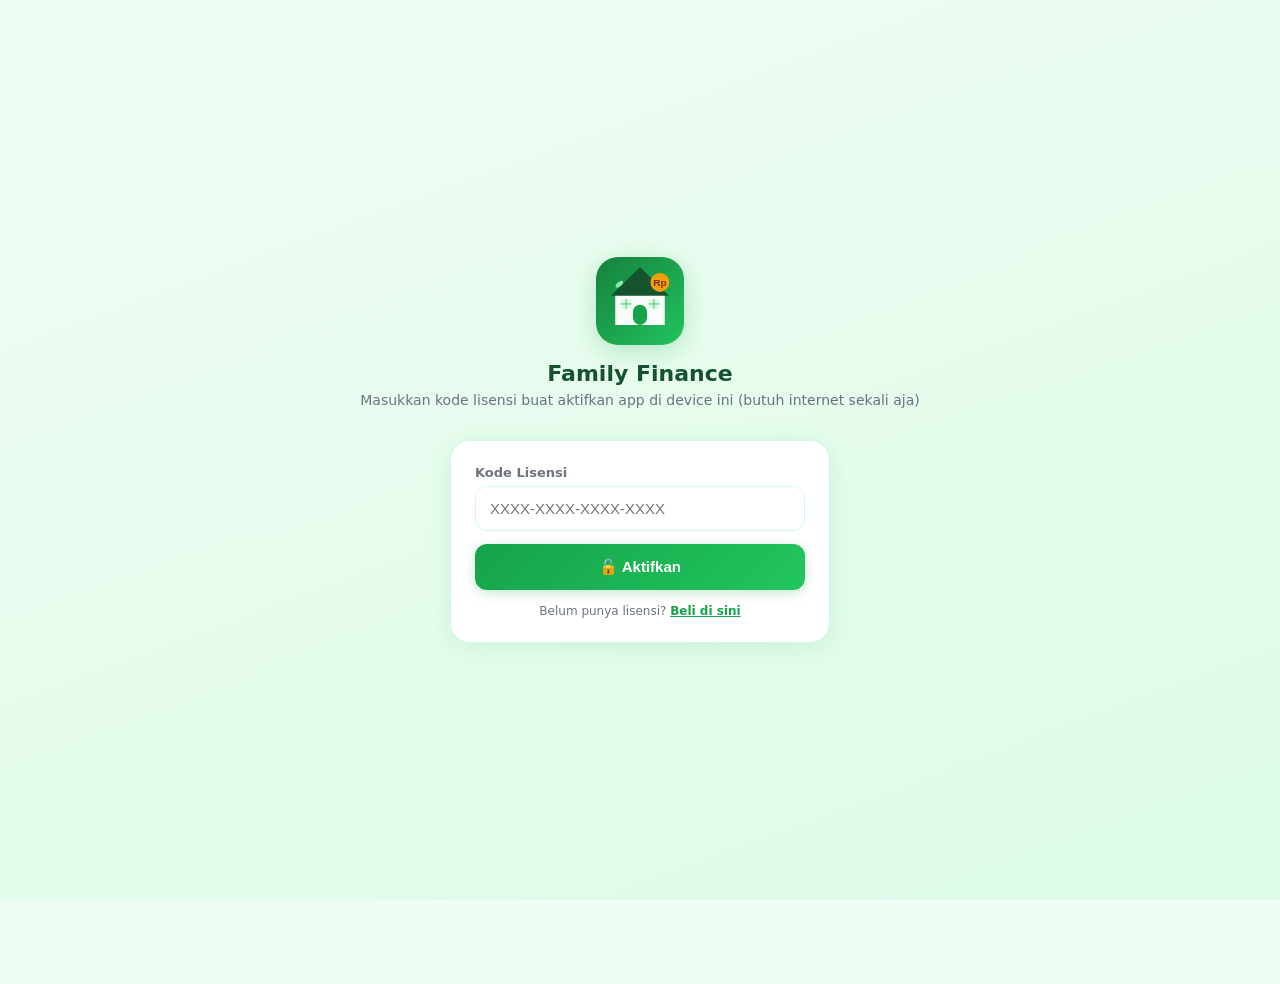
<file: offline/index.html>
<!DOCTYPE html>
<html lang="id">
<head>
<meta charset="UTF-8">
<meta name="viewport" content="width=device-width, initial-scale=1.0, maximum-scale=1.0, user-scalable=no">
<meta name="mobile-web-app-capable" content="yes">
<meta name="apple-mobile-web-app-capable" content="yes">
<meta name="apple-mobile-web-app-title" content="FF">
<meta name="theme-color" content="#16A34A">
<link rel="manifest" href="/offline/manifest.json">
<link rel="apple-touch-icon" href="/offline/icon-192.png">
<title>Family Finance (Offline)</title>
<link rel="stylesheet" href="/shared/app.css">
</head>
<body>

<div class="loading-screen" id="loadingScreen">
  <img class="loading-logo" src="[data-uri]" alt="logo">
  <div class="loading-text">Memuat...</div>
</div>

<div class="auth-screen" id="authScreen" style="display:none"></div>

<div class="auth-screen" id="licenseScreen" style="display:none">
  <img class="auth-logo" src="[data-uri]" alt="logo">
  <div class="auth-title">Family Finance</div>
  <div class="auth-sub">Masukkan kode lisensi buat aktifkan app di device ini (butuh internet sekali aja)</div>
  <div class="auth-card">
    <div class="auth-msg" id="licenseMsg"></div>
    <div class="fg"><label class="fl">Kode Lisensi</label><input type="text" class="fi" id="licenseKey" placeholder="XXXX-XXXX-XXXX-XXXX" autocapitalize="characters" autocomplete="off" autocorrect="off" spellcheck="false"></div>
    <button class="btn btn-p" id="licenseBtn" onclick="redeemLicense()">🔓 Aktifkan</button>
    <p style="font-size:12px;color:var(--textl);text-align:center;margin-top:14px">Belum punya lisensi? <a href="#" id="buyLink" target="_blank" style="color:var(--primary);font-weight:700">Beli di sini</a></p>
  </div>
</div>

<div id="mainApp" style="display:none">
  <div class="header">
    <img class="header-logo" src="[data-uri]" alt="Family Finance Logo">
    <div style="flex:1">
      <div class="header-title">Family Finance <span class="sync-dot" id="syncDot"></span></div>
      <div class="header-sub" id="headerDate"></div>
    </div>
    <button onclick="goTo('profile')" style="background:none;border:none;color:#fff;font-size:22px;cursor:pointer;padding:4px;">👤</button>
  </div>
  <div class="page active" id="page-home">
    <div id="homePP"></div>
    <div class="stat-grid">
      <div class="stat-card" id="spendCard"><div class="stat-label">💸 Total Keluar</div><div class="stat-value" id="totalSpend">Rp 0</div><div class="stat-sub" id="statSisa"></div></div>
      <div class="stat-card"><div class="stat-label">📦 Total Budget</div><div class="stat-value" id="totalBudget">—</div><div class="stat-sub" id="statTx"></div></div>
    </div>
    <div class="card"><div class="card-title">📊 Per Kategori</div><div id="catProg"></div></div>
    <div class="card"><div class="card-title">🕐 Transaksi Terbaru</div><div id="recentTx"></div></div>
  </div>
  <div class="page" id="page-input">
    <div class="card">
      <div class="sec-title">➕ Catat Pengeluaran</div>
      <div class="fg"><label class="fl">Tanggal</label><input type="date" class="fi" id="txDate"></div>
      <div class="fg"><label class="fl">Kategori</label><select class="fs" id="txCat"><option value="">-- Pilih Kategori --</option></select></div>
      <div class="fg"><label class="fl">Jumlah (Rp)</label><input type="number" class="fi" id="txAmt" placeholder="Contoh: 50000" inputmode="numeric"></div>
      <div class="fg"><label class="fl">Keterangan (opsional)</label><input type="text" class="fi" id="txNote" placeholder="Contoh: Belanja sayur di pasar"></div>
      <button class="btn btn-p" onclick="addTx()">💾 Simpan Pengeluaran</button>
    </div>
  </div>
  <div class="page" id="page-table">
    <div class="card">
      <div class="sec-title">📋 Transaksi</div>
      <div id="tablePP"></div>
      <div class="view-toggle">
        <button class="view-btn active" id="vbList" onclick="setView('list')">📋 Daftar</button>
        <button class="view-btn" id="vbDaily" onclick="setView('daily')">📅 Harian</button>
      </div>
      <div class="summary-row" id="txSummary"></div>
      <div class="filter-section-label">Filter Kategori</div>
      <div class="filter-row" id="filterRow"></div>
      <div class="sort-row" id="sortRowEl">
        <span class="sort-lbl">Urutkan:</span>
        <select class="sort-sel" id="sortSel" onchange="renderTableContent()">
          <option value="date-desc">Terbaru dulu</option>
          <option value="date-asc">Terlama dulu</option>
          <option value="amount-desc">Terbesar dulu</option>
          <option value="amount-asc">Terkecil dulu</option>
        </select>
      </div>
      <div id="tableContent"></div>
    </div>
  </div>
  <div class="page" id="page-cat">
    <div class="card">
      <div class="sec-title">➕ Tambah Kategori Baru</div>
      <div class="fg"><label class="fl">Ikon Emoji</label><input type="text" class="fi" id="cEmoji" placeholder="🛒  🍚  💊  🏠" maxlength="2"></div>
      <div class="fg"><label class="fl">Nama Kategori</label><input type="text" class="fi" id="cName" placeholder="Contoh: Belanja Dapur"></div>
      <div class="fg"><label class="fl">Batas Budget Bulanan (Rp) — opsional</label><input type="number" class="fi" id="cBudget" placeholder="Biarkan kosong jika tidak ada batas" inputmode="numeric"></div>
      <button class="btn btn-p" onclick="addCat()">✅ Tambah Kategori</button>
    </div>
    <div class="card"><div class="card-title">📂 Kategori Saya</div><div id="catList"></div></div>
  </div>
  <div class="page" id="page-profile">
    <div class="profile-card">
      <div class="profile-avatar">👤</div>
      <div><div class="profile-name">Versi Offline</div><div class="profile-email">Data tersimpan di device ini</div></div>
    </div>
    <div class="card">
      <div class="card-title">💾 Backup Data</div>
      <p style="font-size:13px;color:var(--textl);margin-bottom:12px;line-height:1.6">Export semua data transaksi dan kategori ke file. Karena data cuma tersimpan di device ini, rutin export buat jaga-jaga kalau device hilang/rusak.</p>
      <button class="btn btn-p" onclick="exportData()" style="margin-bottom:8px">📤 Export Semua Data</button>
    </div>
    <div class="card"><div class="card-title">⚙️ Lisensi</div><p style="font-size:12px;color:var(--textl);margin-bottom:10px">App ini aktif di device ini. Reset cuma perlu kalau mau pindah lisensi ke device lain.</p><button class="btn btn-ghost" onclick="resetLicense()">🔁 Reset Lisensi Device Ini</button></div>
    <div class="card">
      <div class="card-title">💬 Ada Kendala di Aplikasi?</div>
      <p style="font-size:13px;color:var(--textl);margin-bottom:12px;line-height:1.6">Atau punya saran buat pengembangan fitur? Jangan ragu buat chat kami.</p>
      <a href="https://wa.me/6285831242497" target="_blank" rel="noopener" class="btn btn-p" style="display:block;text-align:center;text-decoration:none">💬 Chat via WhatsApp</a>
    </div>
  </div>
  <div class="bottom-nav">
    <button class="nav-btn active" onclick="goTo('home')" id="nav-home">
      <svg viewBox="0 0 24 24" fill="none" stroke="currentColor" stroke-width="2.2"><path d="M3 9l9-7 9 7v11a2 2 0 0 1-2 2H5a2 2 0 0 1-2-2z"/><polyline points="9 22 9 12 15 12 15 22"/></svg>Beranda
    </button>
    <button class="nav-btn" onclick="goTo('input')" id="nav-input">
      <svg viewBox="0 0 24 24" fill="none" stroke="currentColor" stroke-width="2.2"><circle cx="12" cy="12" r="10"/><line x1="12" y1="8" x2="12" y2="16"/><line x1="8" y1="12" x2="16" y2="12"/></svg>Catat
    </button>
    <button class="nav-btn" onclick="goTo('table')" id="nav-table">
      <svg viewBox="0 0 24 24" fill="none" stroke="currentColor" stroke-width="2.2"><rect x="3" y="3" width="18" height="18" rx="2"/><line x1="3" y1="9" x2="21" y2="9"/><line x1="3" y1="15" x2="21" y2="15"/><line x1="9" y1="3" x2="9" y2="21"/></svg>Transaksi
    </button>
    <button class="nav-btn" onclick="goTo('cat')" id="nav-cat">
      <svg viewBox="0 0 24 24" fill="none" stroke="currentColor" stroke-width="2.2"><path d="M22 19a2 2 0 0 1-2 2H4a2 2 0 0 1-2-2V5a2 2 0 0 1 2-2h5l2 3h9a2 2 0 0 1 2 2z"/></svg>Kategori
    </button>
  </div>
</div>
<!-- MODAL EDIT KATEGORI -->
<div class="modal-overlay" id="modalCat">
  <div class="modal">
    <div class="modal-handle"></div>
    <div class="modal-title">✏️ Edit Kategori</div>
    <input type="hidden" id="editCatId">
    <div class="fg"><label class="fl">Ikon Emoji</label><input type="text" class="fi" id="editCatEmoji" maxlength="2"></div>
    <div class="fg"><label class="fl">Nama Kategori</label><input type="text" class="fi" id="editCatName"></div>
    <div class="fg"><label class="fl">Budget Bulanan (Rp)</label><input type="number" class="fi" id="editCatBudget" inputmode="numeric"></div>
    <button class="btn btn-p" onclick="saveEditCat()" style="margin-bottom:10px">💾 Simpan</button>
    <button class="btn btn-ghost" onclick="closeModal('modalCat')">Batal</button>
  </div>
</div>

<!-- MODAL EDIT TRANSAKSI -->
<div class="modal-overlay" id="modalTx">
  <div class="modal">
    <div class="modal-handle"></div>
    <div class="modal-title">✏️ Edit Transaksi</div>
    <input type="hidden" id="editTxId">
    <div class="fg"><label class="fl">Tanggal</label><input type="date" class="fi" id="editTxDate"></div>
    <div class="fg"><label class="fl">Kategori</label><select class="fs" id="editTxCat"></select></div>
    <div class="fg"><label class="fl">Jumlah (Rp)</label><input type="number" class="fi" id="editTxAmt" inputmode="numeric"></div>
    <div class="fg"><label class="fl">Keterangan</label><input type="text" class="fi" id="editTxNote"></div>
    <button class="btn btn-p" onclick="saveEditTx()" style="margin-bottom:10px">💾 Simpan</button>
    <button class="btn btn-ghost" onclick="closeModal('modalTx')">Batal</button>
  </div>
</div>

<div class="toast" id="toast"></div>

<script>
document.getElementById('buyLink').href = 'https://kahayakreativ.myscalev.com/familyfinance';

// Endpoint Edge Function redeem-license di project Supabase yang sama dengan versi online
const REDEEM_URL = 'https://wxwkguqihpphgswbsfme.supabase.co/functions/v1/redeem-license';
const ANON_KEY = 'eyJhbGciOiJIUzI1NiIsInR5cCI6IkpXVCJ9.eyJpc3MiOiJzdXBhYmFzZSIsInJlZiI6Ind4d2tndXFpaHBwaGdzd2JzZm1lIiwicm9sZSI6ImFub24iLCJpYXQiOjE3NzU2MTkxMzgsImV4cCI6MjA5MTE5NTEzOH0.dCoCNaMEZJHVf_Fve-vDumWHpJZBFlJL_UhnbXVBzHQ';

function getDeviceFingerprint(){
  let fp=localStorage.getItem('sff_offline_device');
  if(!fp){fp=crypto.randomUUID();localStorage.setItem('sff_offline_device',fp);}
  return fp;
}
</script>
<script src="/shared/storage-api.js"></script>
<script src="/offline/storage-local.js"></script>
<script src="/shared/app-core.js"></script>
<script>
function showLicenseMsg(msg){const el=document.getElementById('licenseMsg');el.textContent=msg;el.className='auth-msg error';}

async function redeemLicense(){
  const key=document.getElementById('licenseKey').value.trim().toUpperCase();
  if(!key){showLicenseMsg('Masukkan kode lisensi dulu!');return;}
  const btn=document.getElementById('licenseBtn');btn.textContent='Memproses...';btn.disabled=true;
  try{
    const res=await fetch(REDEEM_URL,{
      method:'POST',
      headers:{'Content-Type':'application/json','apikey':ANON_KEY,'Authorization':'Bearer '+ANON_KEY},
      body:JSON.stringify({key,product:'offline',device_fingerprint:getDeviceFingerprint()})
    });
    const data=await res.json();
    if(!res.ok||!data?.ok)throw new Error(data?.message||'Kode lisensi tidak valid');
    localStorage.setItem('sff_offline_licensed','true');
    await bootApp();
  }catch(e){showLicenseMsg(e.message);}
  btn.textContent='🔓 Aktifkan';btn.disabled=false;
}

function resetLicense(){
  if(!confirm('Reset lisensi di device ini? Kamu perlu masukkan kode lisensi lagi buat lanjut pakai app (data yang sudah tersimpan tetap aman).'))return;
  localStorage.removeItem('sff_offline_licensed');
  document.getElementById('mainApp').style.display='none';
  document.getElementById('licenseScreen').style.display='flex';
}

window.onload=()=>{
  const now=new Date();
  document.getElementById('loadingScreen').style.display='none';
  if(localStorage.getItem('sff_offline_licensed')==='true'){
    bootApp();
  }else{
    document.getElementById('licenseScreen').style.display='flex';
  }
};

if('serviceWorker' in navigator){
  navigator.serviceWorker.register('/offline/sw.js',{scope:'/offline'});
}
</script>
</body>
</html>
</file>
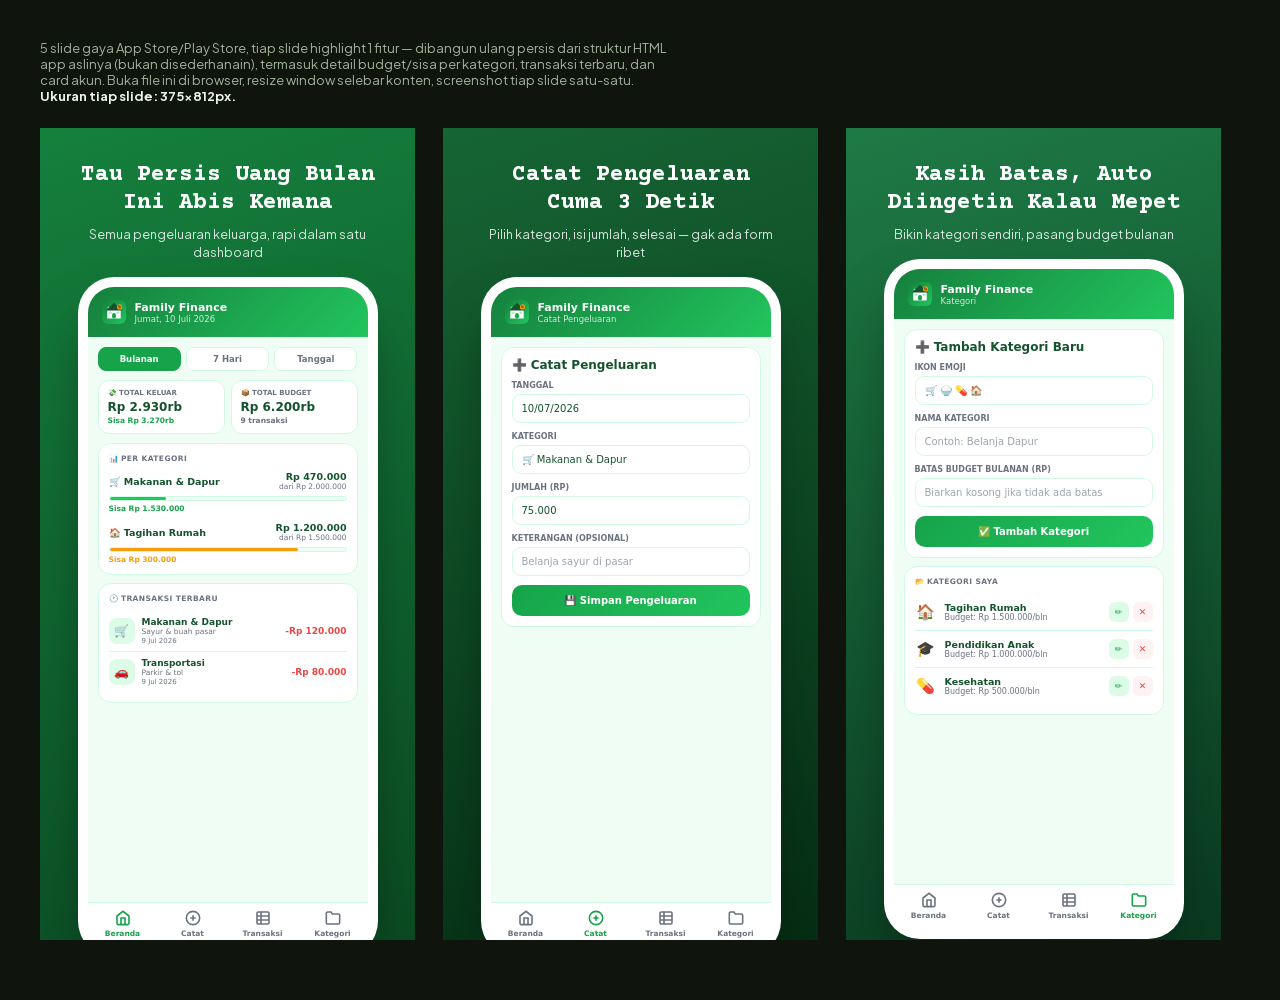
<file: landing/app-screenshots.html>
<!DOCTYPE html>
<html lang="id">
<head>
<meta charset="UTF-8">
<meta name="viewport" content="width=device-width, initial-scale=1.0">
<title>Family Finance — App Store Screenshots</title>
<style>
@font-face{font-family:'Courier Prime';font-style:normal;font-weight:700;font-display:swap;src:url('fonts/courier-prime-700.woff2') format('woff2');}
@font-face{font-family:'Plus Jakarta Sans';font-style:normal;font-weight:400 800;font-display:swap;src:url('fonts/jakarta-sans-var.woff2') format('woff2');}

*{box-sizing:border-box;margin:0;padding:0;}
body{background:#0F150D;font-family:'Plus Jakarta Sans',system-ui,sans-serif;padding:40px;}
.hint{color:#9FB09A;font-size:13px;margin-bottom:24px;max-width:640px;}
.hint b{color:#EAF3E6;}
.rail{display:flex;gap:28px;overflow-x:auto;padding-bottom:20px;}

.slide{
  flex-shrink:0;width:375px;height:812px;position:relative;overflow:hidden;
  display:flex;flex-direction:column;align-items:center;
}
.slide .headline{
  font-family:'Courier Prime',monospace;font-weight:700;color:#fff;text-align:center;
  font-size:23px;line-height:1.2;padding:34px 26px 0;text-wrap:balance;
}
.slide .sub{color:rgba(255,255,255,.82);font-size:12.5px;text-align:center;padding:8px 32px 0;line-height:1.45;}

.s1{background:linear-gradient(160deg,#15803D,#0B4B23);}
.s2{background:linear-gradient(160deg,#166534,#052E14);}
.s3{background:linear-gradient(160deg,#1E7A45,#0A3A20);}
.s4{background:linear-gradient(160deg,#0F6B32,#062616);}
.s5{background:linear-gradient(160deg,#22C55E,#0F5A2C);}

/* phone frame — dimensions/paddings copied from shared/app.css so the mock
   is structurally identical to the real app, just scaled down ~78% */
.phone{
  margin-top:16px;width:300px;background:#fff;border-radius:36px;padding:10px;
  box-shadow:0 30px 60px -20px rgba(0,0,0,.55);
}
.screen{background:#F0FDF4;border-radius:26px;overflow:hidden;font-family:'Segoe UI',system-ui,sans-serif;height:660px;display:flex;flex-direction:column;}
.hdr{background:linear-gradient(135deg,#15803D,#22C55E);color:#fff;padding:13px 14px;display:flex;align-items:center;gap:9px;flex-shrink:0;}
.hdr img{width:24px;height:24px;border-radius:6px;}
.hdr .t1{font-size:11px;font-weight:800;}
.hdr .t2{font-size:8.5px;opacity:.8;}
.body{padding:10px;flex:1;overflow:hidden;}

.pill-row{display:flex;gap:5px;margin-bottom:9px;}
.pill{flex:1;text-align:center;font-size:8.5px;font-weight:700;padding:6px 0;border-radius:8px;border:1px solid #D1FAE5;background:#fff;color:#6B7280;}
.pill.on{background:#16A34A;border-color:#16A34A;color:#fff;}
.stats{display:grid;grid-template-columns:1fr 1fr;gap:6px;margin-bottom:9px;}
.stat{background:#fff;border:1px solid #D1FAE5;border-radius:11px;padding:8px 9px;}
.stat .l{font-size:7px;font-weight:700;color:#6B7280;text-transform:uppercase;}
.stat .v{font-size:12px;font-weight:800;color:#14532D;margin-top:3px;}
.stat .s{font-size:7.5px;color:#16A34A;font-weight:700;margin-top:2px;}

.card{background:#fff;border:1px solid #D1FAE5;border-radius:13px;padding:10px;margin-bottom:8px;}
.card-title{font-size:7.5px;font-weight:700;color:#6B7280;text-transform:uppercase;letter-spacing:.4px;margin-bottom:8px;}
.sec-title{font-size:12px;font-weight:800;color:#14532D;margin-bottom:9px;}

/* exact structure from renderHome(): cat-hdr row, budget line, bar, sisa line */
.cat-item{margin-bottom:9px;}
.cat-item:last-child{margin-bottom:0;}
.cat-hdr{display:flex;justify-content:space-between;align-items:center;margin-bottom:5px;gap:5px;}
.cat-name{font-size:9.5px;font-weight:700;color:#14532D;display:flex;align-items:center;gap:4px;}
.cat-right{text-align:right;flex-shrink:0;}
.cat-spent{font-size:9.5px;font-weight:700;color:#14532D;}
.cat-budg{font-size:7.5px;color:#6B7280;}
.cat-sisa{font-size:7.5px;font-weight:700;color:#16A34A;margin-top:3px;}
.cat-sisa.warn{color:#F59E0B;}
.bar{height:5px;border-radius:3px;background:#F0FDF4;border:1px solid #D1FAE5;overflow:hidden;}
.bar i{display:block;height:100%;background:#22C55E;border-radius:3px;}
.bar i.warn{background:#F59E0B;}

.tx-item{display:flex;align-items:center;gap:7px;padding:6px 0;border-bottom:1px solid #D1FAE5;}
.tx-item:last-child{border-bottom:none;}
.tx-icon{width:26px;height:26px;border-radius:8px;background:#DCFCE7;display:flex;align-items:center;justify-content:center;font-size:12px;flex-shrink:0;}
.tx-info{flex:1;min-width:0;}
.tx-cat{font-size:9px;font-weight:700;color:#14532D;}
.tx-note{font-size:7.5px;color:#6B7280;}
.tx-date{font-size:7px;color:#6B7280;margin-top:1px;}
.tx-amt{font-size:9px;font-weight:800;color:#EF4444;flex-shrink:0;}

.fg{margin-bottom:9px;}
.fl{display:block;font-size:8px;font-weight:700;color:#6B7280;margin-bottom:4px;}
.fi{width:100%;padding:8px 9px;border:1.5px solid #D1FAE5;border-radius:9px;font-size:10px;color:#14532D;background:#fff;}
.fi.ph{color:#9CA3AF;}
.btn-save{width:100%;padding:10px;border-radius:10px;background:linear-gradient(135deg,#16A34A,#22C55E);color:#fff;font-size:10px;font-weight:800;text-align:center;margin-top:2px;}

/* Kategori page: list rows (cmi), NOT progress bars — matches renderCatList() exactly */
.cmi{display:flex;align-items:center;gap:8px;padding:8px 0;border-bottom:1px solid #D1FAE5;}
.cmi:last-child{border-bottom:none;}
.cmi-emoji{font-size:15px;width:22px;text-align:center;flex-shrink:0;}
.cmi-info{flex:1;min-width:0;}
.cmi-name{font-size:9.5px;font-weight:700;color:#14532D;}
.cmi-bud{font-size:8px;color:#6B7280;}
.cmi-actions{display:flex;gap:4px;flex-shrink:0;}
.cmi-edit,.cmi-del{width:20px;height:20px;border-radius:6px;border:none;display:flex;align-items:center;justify-content:center;font-size:9px;}
.cmi-edit{background:#DCFCE7;color:#16A34A;}
.cmi-del{background:#FEF2F2;color:#EF4444;}

.view-toggle{display:flex;gap:5px;margin-bottom:9px;}
.view-btn{flex:1;padding:7px;border-radius:8px;border:1.5px solid #D1FAE5;background:#fff;font-size:9px;font-weight:600;color:#6B7280;text-align:center;}
.view-btn.active{background:#16A34A;border-color:#16A34A;color:#fff;}
.summary-row{display:flex;gap:6px;margin-bottom:9px;overflow:hidden;}
.sum-chip{flex:1;background:#fff;border:1px solid #D1FAE5;border-radius:10px;padding:7px 6px;text-align:center;}
.sum-chip-label{font-size:6.5px;color:#6B7280;font-weight:700;text-transform:uppercase;}
.sum-chip-val{font-size:9px;font-weight:800;color:#14532D;margin-top:2px;}
.sum-chip-val.red{color:#EF4444;}
.day-hdr{display:flex;justify-content:space-between;padding:7px 9px;background:#F0FDF4;border-radius:9px;border:1px solid #D1FAE5;margin-bottom:5px;font-size:9px;font-weight:700;color:#14532D;}
.day-hdr .tot{color:#EF4444;}

.profile-card{background:linear-gradient(135deg,#15803D,#22C55E);border-radius:13px;padding:12px;margin-bottom:8px;display:flex;align-items:center;gap:9px;}
.profile-avatar{width:32px;height:32px;border-radius:9px;background:rgba(255,255,255,.25);display:flex;align-items:center;justify-content:center;font-size:14px;flex-shrink:0;}
.profile-name{font-size:10.5px;font-weight:800;color:#fff;}
.profile-email{font-size:8px;color:rgba(255,255,255,.82);margin-top:1px;}
.card-p{font-size:8.5px;color:#6B7280;margin-bottom:8px;line-height:1.5;}
.export-btn{width:100%;padding:9px;border-radius:9px;background:linear-gradient(135deg,#16A34A,#22C55E);color:#fff;font-size:9.5px;font-weight:800;text-align:center;}
.logout-btn{width:100%;padding:9px;border-radius:9px;background:#F0FDF4;border:1.5px solid #D1FAE5;color:#6B7280;font-size:9.5px;font-weight:700;text-align:center;}

.mnav{display:flex;border-top:1.5px solid #D1FAE5;background:#fff;flex-shrink:0;}
.mnav a{flex:1;display:flex;flex-direction:column;align-items:center;gap:3px;padding:7px 4px 9px;color:#6B7280;font-size:7.5px;font-weight:600;}
.mnav a.on{color:#16A34A;}
.mnav svg{width:16px;height:16px;}
</style>
</head>
<body>

<div class="hint">5 slide gaya App Store/Play Store, tiap slide highlight 1 fitur — dibangun ulang persis dari struktur HTML app aslinya (bukan disederhanain), termasuk detail budget/sisa per kategori, transaksi terbaru, dan card akun. Buka file ini di browser, resize window selebar konten, screenshot tiap slide satu-satu. <b>Ukuran tiap slide: 375×812px.</b></div>

<div class="rail">

  <!-- SLIDE 1: Dashboard (page-home, persis dari renderHome()) -->
  <div class="slide s1">
    <div class="headline">Tau Persis Uang Bulan Ini Abis Kemana</div>
    <div class="sub">Semua pengeluaran keluarga, rapi dalam satu dashboard</div>
    <div class="phone"><div class="screen">
      <div class="hdr">
        <img src="[data-uri]" alt="">
        <div><div class="t1">Family Finance</div><div class="t2">Jumat, 10 Juli 2026</div></div>
      </div>
      <div class="body">
        <div class="pill-row"><div class="pill on">Bulanan</div><div class="pill">7 Hari</div><div class="pill">Tanggal</div></div>
        <div class="stats">
          <div class="stat"><div class="l">💸 Total Keluar</div><div class="v">Rp 2.930rb</div><div class="s">Sisa Rp 3.270rb</div></div>
          <div class="stat"><div class="l">📦 Total Budget</div><div class="v">Rp 6.200rb</div><div class="s" style="color:#6B7280">9 transaksi</div></div>
        </div>
        <div class="card">
          <div class="card-title">📊 Per Kategori</div>
          <div class="cat-item">
            <div class="cat-hdr"><div class="cat-name">🛒 Makanan &amp; Dapur</div><div class="cat-right"><div class="cat-spent">Rp 470.000</div><div class="cat-budg">dari Rp 2.000.000</div></div></div>
            <div class="bar"><i style="width:24%"></i></div>
            <div class="cat-sisa">Sisa Rp 1.530.000</div>
          </div>
          <div class="cat-item">
            <div class="cat-hdr"><div class="cat-name">🏠 Tagihan Rumah</div><div class="cat-right"><div class="cat-spent">Rp 1.200.000</div><div class="cat-budg">dari Rp 1.500.000</div></div></div>
            <div class="bar"><i class="warn" style="width:80%"></i></div>
            <div class="cat-sisa warn">Sisa Rp 300.000</div>
          </div>
        </div>
        <div class="card">
          <div class="card-title">🕐 Transaksi Terbaru</div>
          <div class="tx-item"><div class="tx-icon">🛒</div><div class="tx-info"><div class="tx-cat">Makanan &amp; Dapur</div><div class="tx-note">Sayur &amp; buah pasar</div><div class="tx-date">9 Jul 2026</div></div><div class="tx-amt">-Rp 120.000</div></div>
          <div class="tx-item"><div class="tx-icon">🚗</div><div class="tx-info"><div class="tx-cat">Transportasi</div><div class="tx-note">Parkir &amp; tol</div><div class="tx-date">9 Jul 2026</div></div><div class="tx-amt">-Rp 80.000</div></div>
        </div>
      </div>
      <div class="mnav">
        <a class="on"><svg viewBox="0 0 24 24" fill="none" stroke="currentColor" stroke-width="2.4"><path d="M3 9l9-7 9 7v11a2 2 0 0 1-2 2H5a2 2 0 0 1-2-2z"/><polyline points="9 22 9 12 15 12 15 22"/></svg>Beranda</a>
        <a><svg viewBox="0 0 24 24" fill="none" stroke="currentColor" stroke-width="2.4"><circle cx="12" cy="12" r="10"/><line x1="12" y1="8" x2="12" y2="16"/><line x1="8" y1="12" x2="16" y2="12"/></svg>Catat</a>
        <a><svg viewBox="0 0 24 24" fill="none" stroke="currentColor" stroke-width="2.4"><rect x="3" y="3" width="18" height="18" rx="2"/><line x1="3" y1="9" x2="21" y2="9"/><line x1="3" y1="15" x2="21" y2="15"/><line x1="9" y1="3" x2="9" y2="21"/></svg>Transaksi</a>
        <a><svg viewBox="0 0 24 24" fill="none" stroke="currentColor" stroke-width="2.4"><path d="M22 19a2 2 0 0 1-2 2H4a2 2 0 0 1-2-2V5a2 2 0 0 1 2-2h5l2 3h9a2 2 0 0 1 2 2z"/></svg>Kategori</a>
      </div>
    </div></div>
  </div>

  <!-- SLIDE 2: Input (page-input, persis) -->
  <div class="slide s2">
    <div class="headline">Catat Pengeluaran Cuma 3 Detik</div>
    <div class="sub">Pilih kategori, isi jumlah, selesai — gak ada form ribet</div>
    <div class="phone"><div class="screen">
      <div class="hdr">
        <img src="[data-uri]" alt="">
        <div><div class="t1">Family Finance</div><div class="t2">Catat Pengeluaran</div></div>
      </div>
      <div class="body">
        <div class="card">
          <div class="sec-title">➕ Catat Pengeluaran</div>
          <div class="fg"><span class="fl">TANGGAL</span><div class="fi">10/07/2026</div></div>
          <div class="fg"><span class="fl">KATEGORI</span><div class="fi">🛒 Makanan &amp; Dapur</div></div>
          <div class="fg"><span class="fl">JUMLAH (RP)</span><div class="fi">75.000</div></div>
          <div class="fg"><span class="fl">KETERANGAN (OPSIONAL)</span><div class="fi ph">Belanja sayur di pasar</div></div>
          <div class="btn-save">💾 Simpan Pengeluaran</div>
        </div>
      </div>
      <div class="mnav">
        <a><svg viewBox="0 0 24 24" fill="none" stroke="currentColor" stroke-width="2.4"><path d="M3 9l9-7 9 7v11a2 2 0 0 1-2 2H5a2 2 0 0 1-2-2z"/><polyline points="9 22 9 12 15 12 15 22"/></svg>Beranda</a>
        <a class="on"><svg viewBox="0 0 24 24" fill="none" stroke="currentColor" stroke-width="2.4"><circle cx="12" cy="12" r="10"/><line x1="12" y1="8" x2="12" y2="16"/><line x1="8" y1="12" x2="16" y2="12"/></svg>Catat</a>
        <a><svg viewBox="0 0 24 24" fill="none" stroke="currentColor" stroke-width="2.4"><rect x="3" y="3" width="18" height="18" rx="2"/><line x1="3" y1="9" x2="21" y2="9"/><line x1="3" y1="15" x2="21" y2="15"/><line x1="9" y1="3" x2="9" y2="21"/></svg>Transaksi</a>
        <a><svg viewBox="0 0 24 24" fill="none" stroke="currentColor" stroke-width="2.4"><path d="M22 19a2 2 0 0 1-2 2H4a2 2 0 0 1-2-2V5a2 2 0 0 1 2-2h5l2 3h9a2 2 0 0 1 2 2z"/></svg>Kategori</a>
      </div>
    </div></div>
  </div>

  <!-- SLIDE 3: Kategori (page-cat, persis — form tambah + list, TANPA progress bar) -->
  <div class="slide s3">
    <div class="headline">Kasih Batas, Auto Diingetin Kalau Mepet</div>
    <div class="sub">Bikin kategori sendiri, pasang budget bulanan</div>
    <div class="phone"><div class="screen">
      <div class="hdr">
        <img src="[data-uri]" alt="">
        <div><div class="t1">Family Finance</div><div class="t2">Kategori</div></div>
      </div>
      <div class="body">
        <div class="card">
          <div class="sec-title">➕ Tambah Kategori Baru</div>
          <div class="fg"><span class="fl">IKON EMOJI</span><div class="fi ph">🛒 🍚 💊 🏠</div></div>
          <div class="fg"><span class="fl">NAMA KATEGORI</span><div class="fi ph">Contoh: Belanja Dapur</div></div>
          <div class="fg"><span class="fl">BATAS BUDGET BULANAN (RP)</span><div class="fi ph">Biarkan kosong jika tidak ada batas</div></div>
          <div class="btn-save">✅ Tambah Kategori</div>
        </div>
        <div class="card">
          <div class="card-title">📂 Kategori Saya</div>
          <div class="cmi"><div class="cmi-emoji">🏠</div><div class="cmi-info"><div class="cmi-name">Tagihan Rumah</div><div class="cmi-bud">Budget: Rp 1.500.000/bln</div></div><div class="cmi-actions"><div class="cmi-edit">✏️</div><div class="cmi-del">✕</div></div></div>
          <div class="cmi"><div class="cmi-emoji">🎓</div><div class="cmi-info"><div class="cmi-name">Pendidikan Anak</div><div class="cmi-bud">Budget: Rp 1.000.000/bln</div></div><div class="cmi-actions"><div class="cmi-edit">✏️</div><div class="cmi-del">✕</div></div></div>
          <div class="cmi"><div class="cmi-emoji">💊</div><div class="cmi-info"><div class="cmi-name">Kesehatan</div><div class="cmi-bud">Budget: Rp 500.000/bln</div></div><div class="cmi-actions"><div class="cmi-edit">✏️</div><div class="cmi-del">✕</div></div></div>
        </div>
      </div>
      <div class="mnav">
        <a><svg viewBox="0 0 24 24" fill="none" stroke="currentColor" stroke-width="2.4"><path d="M3 9l9-7 9 7v11a2 2 0 0 1-2 2H5a2 2 0 0 1-2-2z"/><polyline points="9 22 9 12 15 12 15 22"/></svg>Beranda</a>
        <a><svg viewBox="0 0 24 24" fill="none" stroke="currentColor" stroke-width="2.4"><circle cx="12" cy="12" r="10"/><line x1="12" y1="8" x2="12" y2="16"/><line x1="8" y1="12" x2="16" y2="12"/></svg>Catat</a>
        <a><svg viewBox="0 0 24 24" fill="none" stroke="currentColor" stroke-width="2.4"><rect x="3" y="3" width="18" height="18" rx="2"/><line x1="3" y1="9" x2="21" y2="9"/><line x1="3" y1="15" x2="21" y2="15"/><line x1="9" y1="3" x2="9" y2="21"/></svg>Transaksi</a>
        <a class="on"><svg viewBox="0 0 24 24" fill="none" stroke="currentColor" stroke-width="2.4"><path d="M22 19a2 2 0 0 1-2 2H4a2 2 0 0 1-2-2V5a2 2 0 0 1 2-2h5l2 3h9a2 2 0 0 1 2 2z"/></svg>Kategori</a>
      </div>
    </div></div>
  </div>

  <!-- SLIDE 4: Transaksi (page-table, persis — view toggle + summary chips + daily list) -->
  <div class="slide s4">
    <div class="headline">Riwayat Rapi, Gampang Dicari</div>
    <div class="sub">Lihat per hari atau daftar, filter kategori, urutin sesuka hati</div>
    <div class="phone"><div class="screen">
      <div class="hdr">
        <img src="[data-uri]" alt="">
        <div><div class="t1">Family Finance</div><div class="t2">Transaksi</div></div>
      </div>
      <div class="body">
        <div class="card">
          <div class="sec-title">📋 Transaksi</div>
          <div class="view-toggle"><div class="view-btn">📋 Daftar</div><div class="view-btn active">📅 Harian</div></div>
          <div class="summary-row">
            <div class="sum-chip"><div class="sum-chip-label">Total</div><div class="sum-chip-val red">Rp 2.930rb</div></div>
            <div class="sum-chip"><div class="sum-chip-label">Transaksi</div><div class="sum-chip-val">9x</div></div>
            <div class="sum-chip"><div class="sum-chip-label">Terbesar</div><div class="sum-chip-val red">Rp 850rb</div></div>
          </div>
          <div class="day-hdr"><span>📍 Hari ini</span><span class="tot">-Rp 195.000</span></div>
          <div class="tx-item"><div class="tx-icon">🛒</div><div class="tx-info"><div class="tx-cat">Makanan &amp; Dapur</div><div class="tx-note">Sayur &amp; buah pasar</div></div><div class="tx-amt">-Rp 120.000</div></div>
          <div class="tx-item"><div class="tx-icon">🚗</div><div class="tx-info"><div class="tx-cat">Transportasi</div><div class="tx-note">Parkir &amp; tol</div></div><div class="tx-amt">-Rp 80.000</div></div>
          <div class="day-hdr" style="margin-top:8px"><span>🕐 Kemarin</span><span class="tot">-Rp 350.000</span></div>
          <div class="tx-item"><div class="tx-icon">🛒</div><div class="tx-info"><div class="tx-cat">Makanan &amp; Dapur</div><div class="tx-note">Belanja bulanan</div></div><div class="tx-amt">-Rp 350.000</div></div>
        </div>
      </div>
      <div class="mnav">
        <a><svg viewBox="0 0 24 24" fill="none" stroke="currentColor" stroke-width="2.4"><path d="M3 9l9-7 9 7v11a2 2 0 0 1-2 2H5a2 2 0 0 1-2-2z"/><polyline points="9 22 9 12 15 12 15 22"/></svg>Beranda</a>
        <a><svg viewBox="0 0 24 24" fill="none" stroke="currentColor" stroke-width="2.4"><circle cx="12" cy="12" r="10"/><line x1="12" y1="8" x2="12" y2="16"/><line x1="8" y1="12" x2="16" y2="12"/></svg>Catat</a>
        <a class="on"><svg viewBox="0 0 24 24" fill="none" stroke="currentColor" stroke-width="2.4"><rect x="3" y="3" width="18" height="18" rx="2"/><line x1="3" y1="9" x2="21" y2="9"/><line x1="3" y1="15" x2="21" y2="15"/><line x1="9" y1="3" x2="9" y2="21"/></svg>Transaksi</a>
        <a><svg viewBox="0 0 24 24" fill="none" stroke="currentColor" stroke-width="2.4"><path d="M22 19a2 2 0 0 1-2 2H4a2 2 0 0 1-2-2V5a2 2 0 0 1 2-2h5l2 3h9a2 2 0 0 1 2 2z"/></svg>Kategori</a>
      </div>
    </div></div>
  </div>

  <!-- SLIDE 5: Profil (page-profile, persis — profile-card, backup, akun/logout) -->
  <div class="slide s5">
    <div class="headline">Data Kamu, Kendali Kamu</div>
    <div class="sub">Export backup kapan aja — ganti HP atau audit sendiri, tinggal buka file-nya</div>
    <div class="phone"><div class="screen">
      <div class="hdr">
        <img src="[data-uri]" alt="">
        <div><div class="t1">Family Finance</div><div class="t2">Profil</div></div>
      </div>
      <div class="body">
        <div class="profile-card">
          <div class="profile-avatar">👤</div>
          <div><div class="profile-name">Nama Kamu</div><div class="profile-email">kamu@email.com</div></div>
        </div>
        <div class="card">
          <div class="card-title">💾 Backup Data</div>
          <div class="card-p">Export semua data transaksi dan kategori ke file. Simpan file ini baik-baik untuk diimport nanti.</div>
          <div class="export-btn">📤 Export Semua Data</div>
        </div>
        <div class="card">
          <div class="card-title">⚙️ Akun</div>
          <div class="logout-btn">🚪 Keluar dari Akun</div>
        </div>
      </div>
      <div class="mnav">
        <a><svg viewBox="0 0 24 24" fill="none" stroke="currentColor" stroke-width="2.4"><path d="M3 9l9-7 9 7v11a2 2 0 0 1-2 2H5a2 2 0 0 1-2-2z"/><polyline points="9 22 9 12 15 12 15 22"/></svg>Beranda</a>
        <a><svg viewBox="0 0 24 24" fill="none" stroke="currentColor" stroke-width="2.4"><circle cx="12" cy="12" r="10"/><line x1="12" y1="8" x2="12" y2="16"/><line x1="8" y1="12" x2="16" y2="12"/></svg>Catat</a>
        <a><svg viewBox="0 0 24 24" fill="none" stroke="currentColor" stroke-width="2.4"><rect x="3" y="3" width="18" height="18" rx="2"/><line x1="3" y1="9" x2="21" y2="9"/><line x1="3" y1="15" x2="21" y2="15"/><line x1="9" y1="3" x2="9" y2="21"/></svg>Transaksi</a>
        <a><svg viewBox="0 0 24 24" fill="none" stroke="currentColor" stroke-width="2.4"><path d="M22 19a2 2 0 0 1-2 2H4a2 2 0 0 1-2-2V5a2 2 0 0 1 2-2h5l2 3h9a2 2 0 0 1 2 2z"/></svg>Kategori</a>
      </div>
    </div></div>
  </div>

</div>
</body>
</html>
</file>
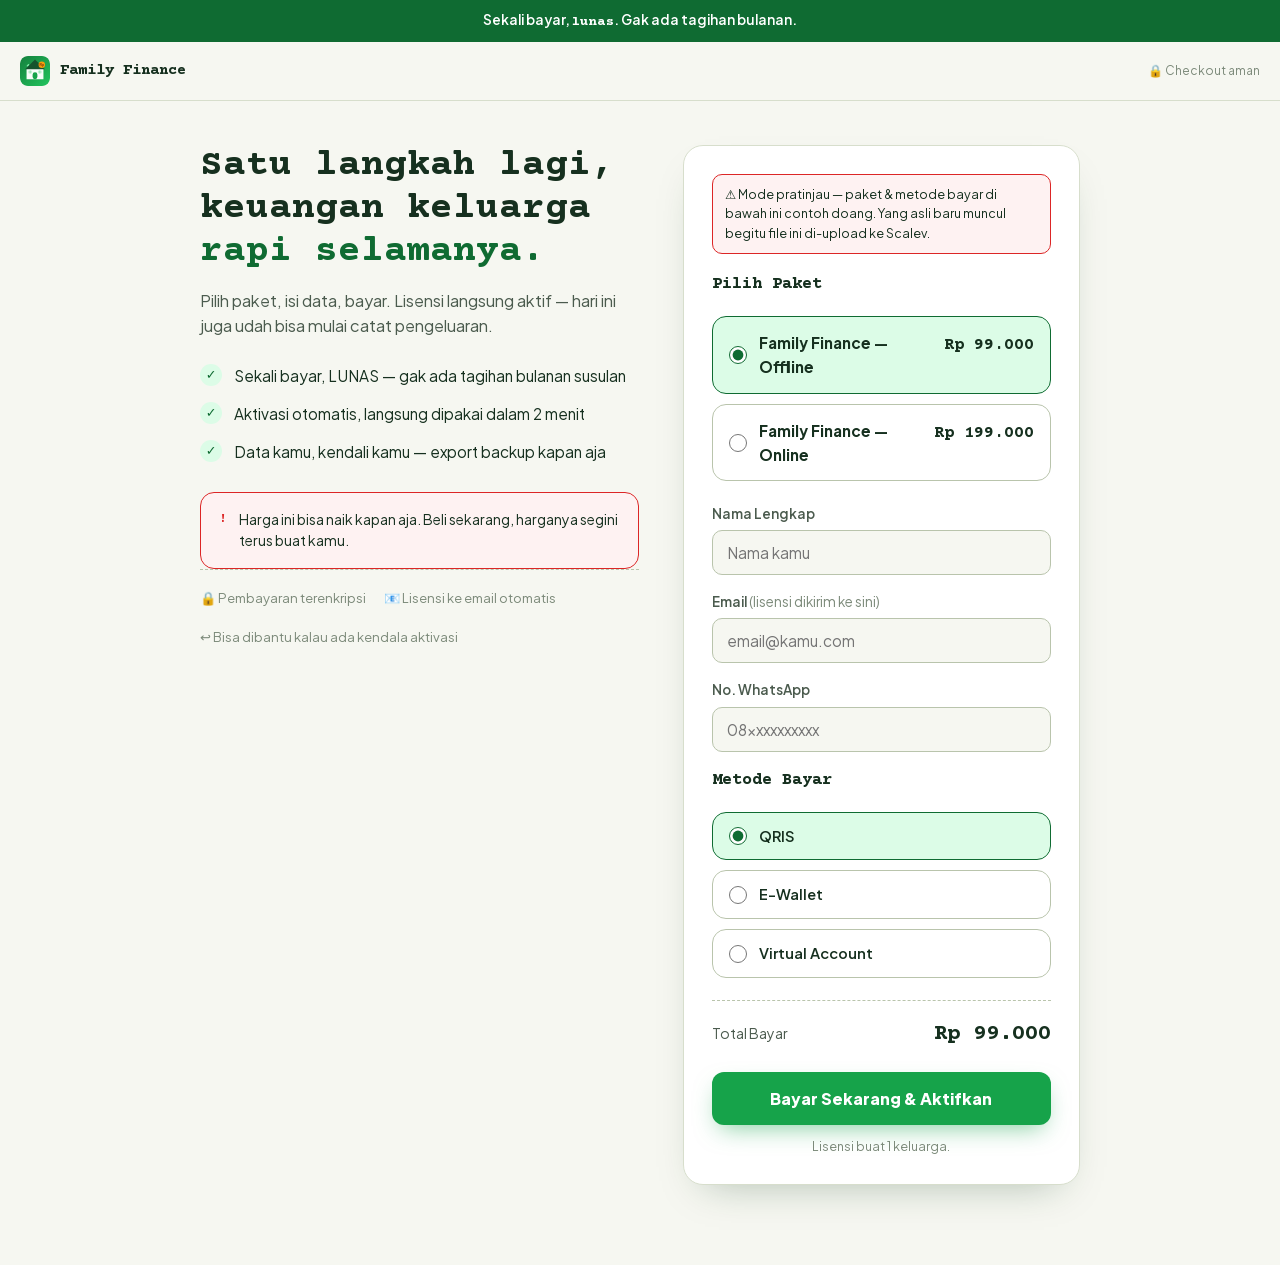
<file: landing/checkout.html>
<!DOCTYPE html>
<html lang="id">
<head>
<meta charset="UTF-8">
<meta name="viewport" content="width=device-width, initial-scale=1.0">
<title>Checkout — Family Finance</title>
<meta name="description" content="Selesaikan pesanan Family Finance — lisensi seumur hidup, sekali bayar.">
<style>
@font-face{font-family:'Courier Prime';font-style:normal;font-weight:400;font-display:swap;src:url([data-uri]) format('woff2');}
@font-face{font-family:'Courier Prime';font-style:normal;font-weight:700;font-display:swap;src:url([data-uri]) format('woff2');}
@font-face{font-family:'Plus Jakarta Sans';font-style:normal;font-weight:400 800;font-display:swap;src:url([data-uri]) format('woff2');}

:root{
  --bg:#F6F7F1;--bg-alt:#EDF1E6;--surface:#FFFFFF;
  --ink:#16301F;--ink-soft:#4B5B4E;--ink-faint:#7C8A7A;
  --brand:#16A34A;--brand-deep:#0F6B32;--brand-pale:#DCFCE7;
  --line:#D7DECC;--line-strong:#B9C4AC;
  --shadow:0 18px 40px -22px rgba(15,60,30,.35);
  --danger:#DC2626;--danger-pale:#FEF2F2;
}
:root[data-theme="dark"]{
  --bg:#0F150D;--bg-alt:#151D11;--surface:#1A2416;
  --ink:#EAF3E6;--ink-soft:#A6B7A1;--ink-faint:#75876F;
  --brand:#3ED66F;--brand-deep:#2AAE5B;--brand-pale:#1D3323;
  --line:#2B3826;--line-strong:#3C4C34;
  --shadow:0 18px 40px -22px rgba(0,0,0,.6);
  --danger:#F87171;--danger-pale:#3A1A1A;
}
@media (prefers-color-scheme: dark){
  :root:not([data-theme="light"]){
    --bg:#0F150D;--bg-alt:#151D11;--surface:#1A2416;
    --ink:#EAF3E6;--ink-soft:#A6B7A1;--ink-faint:#75876F;
    --brand:#3ED66F;--brand-deep:#2AAE5B;--brand-pale:#1D3323;
    --line:#2B3826;--line-strong:#3C4C34;
    --shadow:0 18px 40px -22px rgba(0,0,0,.6);
    --danger:#F87171;--danger-pale:#3A1A1A;
  }
}
*{box-sizing:border-box;margin:0;padding:0;}
body{background:var(--bg);color:var(--ink);font-family:'Plus Jakarta Sans',system-ui,sans-serif;line-height:1.55;}
h1,h2,h3{font-family:'Courier Prime',monospace;font-weight:700;text-wrap:balance;}
.num{font-variant-numeric:tabular-nums;font-family:'Courier Prime',monospace;}
a{color:inherit;}
::selection{background:var(--brand);color:#fff;}
@media (prefers-reduced-motion: reduce){*{animation-duration:.001ms !important;transition-duration:.001ms !important;}}
:focus-visible{outline:2.5px solid var(--brand-deep);outline-offset:3px;}

.topbar{border-bottom:1px solid var(--line);padding:14px 20px;display:flex;align-items:center;gap:10px;font-family:'Courier Prime';font-weight:700;font-size:.98rem;}
.topbar img{width:30px;height:30px;border-radius:8px;}
.topbar .lock{margin-left:auto;font-size:.75rem;color:var(--ink-faint);font-weight:400;font-family:'Plus Jakarta Sans';display:flex;align-items:center;gap:6px;}

.urgency{background:var(--brand-deep);color:#fff;text-align:center;font-size:.85rem;font-weight:600;padding:9px 16px;}
.urgency b{font-family:'Courier Prime';letter-spacing:.03em;}

.wrap{max-width:920px;margin:0 auto;padding:0 20px;}
.layout{display:grid;grid-template-columns:1.05fr .95fr;gap:44px;padding:44px 0 80px;align-items:start;}
@media (max-width:840px){.layout{grid-template-columns:1fr;padding:28px 0 60px;gap:32px;}}

.pitch h1{font-size:clamp(1.7rem,3.4vw,2.35rem);line-height:1.14;margin-bottom:14px;}
.pitch h1 em{font-style:normal;color:var(--brand-deep);}
.pitch p.lead{color:var(--ink-soft);font-size:1.02rem;margin-bottom:26px;max-width:46ch;}
.reasons{list-style:none;display:flex;flex-direction:column;gap:14px;margin-bottom:28px;}
.reasons li{display:flex;gap:12px;font-size:.96rem;}
.reasons li .ck{flex-shrink:0;width:22px;height:22px;border-radius:50%;background:var(--brand-pale);color:var(--brand-deep);display:flex;align-items:center;justify-content:center;font-weight:800;font-size:.8rem;}
.trust-row{display:flex;gap:18px;flex-wrap:wrap;padding-top:18px;border-top:1px dashed var(--line-strong);font-size:.82rem;color:var(--ink-faint);}
.trust-row span{display:flex;align-items:center;gap:6px;}

.scarcity-box{
  margin-top:28px;background:var(--danger-pale);border:1px solid var(--danger);
  border-radius:14px;padding:16px 18px;display:flex;gap:12px;align-items:flex-start;
}
.scarcity-box .ico{font-family:'Courier Prime';font-weight:700;color:var(--danger);font-size:.85rem;flex-shrink:0;}
.scarcity-box p{font-size:.88rem;color:var(--ink);}
.scarcity-box strong{color:var(--danger);}

/* order card */
.order-card{
  background:var(--surface);border:1.5px solid var(--line);border-radius:20px;
  padding:28px;box-shadow:var(--shadow);position:sticky;top:20px;
}
.order-card h2{font-size:1.05rem;margin-bottom:18px;}

.pkg{display:flex;flex-direction:column;gap:10px;margin-bottom:22px;}
.pkg-opt{
  position:relative;border:1.5px solid var(--line-strong);border-radius:14px;padding:14px 16px 14px 46px;cursor:pointer;
  transition:border-color .15s;
}
.pkg-opt:has(input:checked){border-color:var(--brand-deep);background:var(--brand-pale);}
.pkg-opt input{position:absolute;left:16px;top:50%;transform:translateY(-50%);width:18px;height:18px;accent-color:var(--brand-deep);}
.pkg-opt .row{display:flex;justify-content:space-between;align-items:baseline;gap:10px;}
.pkg-opt .name{font-weight:700;font-size:.96rem;}
.pkg-opt .price{font-family:'Courier Prime';font-weight:700;font-size:1.05rem;white-space:nowrap;}
.pkg-opt .desc{font-size:.82rem;color:var(--ink-soft);margin-top:3px;}
.pkg-opt .badge{
  font-size:.68rem;font-weight:700;text-transform:uppercase;letter-spacing:.04em;
  background:var(--brand-deep);color:#fff;padding:2px 8px;border-radius:10px;margin-left:8px;
}
.pay-opt{padding:12px 16px 12px 46px;display:flex;flex-direction:column;align-items:stretch;}
.pay-opt .pay-opt-head{display:flex;align-items:center;gap:10px;}
.pay-opt img{height:20px;width:auto;}
.pay-opt span{font-weight:600;font-size:.92rem;}
.pay-select{display:none;width:100%;margin-top:10px;padding:10px 12px;border:1.5px solid var(--line-strong);border-radius:9px;font-size:.88rem;font-family:'Plus Jakarta Sans';color:var(--ink);background:var(--surface);outline:none;}
.pay-opt:has(input:checked) .pay-select{display:block;}
.pay-select:focus{border-color:var(--brand-deep);}
.preview-badge{
  background:var(--danger-pale);border:1px solid var(--danger);color:var(--ink);
  font-size:.78rem;border-radius:10px;padding:10px 12px;margin-bottom:18px;
}
.form-error{
  background:var(--danger-pale);border:1px solid var(--danger);color:var(--danger);
  font-size:.85rem;border-radius:10px;padding:10px 12px;margin-bottom:14px;
}
.pay-btn:disabled{opacity:.6;cursor:not-allowed;transform:none;}

.field{margin-bottom:16px;}
.field label{display:block;font-size:.85rem;font-weight:600;color:var(--ink-soft);margin-bottom:6px;}
.field input{
  width:100%;padding:12px 14px;border:1.5px solid var(--line-strong);border-radius:10px;
  font-size:.96rem;font-family:'Plus Jakarta Sans';color:var(--ink);background:var(--bg);outline:none;
}
.field input:focus{border-color:var(--brand-deep);}

.summary{border-top:1px dashed var(--line-strong);padding-top:16px;margin:20px 0;display:flex;justify-content:space-between;align-items:baseline;}
.summary .lbl{font-size:.88rem;color:var(--ink-soft);}
.summary .amt{font-family:'Courier Prime';font-weight:700;font-size:1.4rem;}

.pay-btn{
  width:100%;padding:16px;border:none;border-radius:12px;background:var(--brand);color:#fff;
  font-family:'Plus Jakarta Sans';font-weight:800;font-size:1.02rem;cursor:pointer;
  box-shadow:0 10px 24px -8px rgba(22,163,74,.55);transition:transform .15s,background .15s;
}
.pay-btn:hover{background:var(--brand-deep);transform:translateY(-2px);}
.order-note{text-align:center;font-size:.78rem;color:var(--ink-faint);margin-top:12px;}

@media (max-width:840px){.order-card{position:static;}}
</style>
</head>
<body>

<div class="urgency">Sekali bayar, <b>lunas</b>. Gak ada tagihan bulanan.</div>

<div class="topbar">
  <img src="[data-uri]" alt="">
  Family Finance
  <span class="lock">🔒 Checkout aman</span>
</div>

<div class="wrap">
  <div class="layout">
    <div class="pitch">
      <h1>Satu langkah lagi, keuangan keluarga <em>rapi selamanya.</em></h1>
      <p class="lead">Pilih paket, isi data, bayar. Lisensi langsung aktif — hari ini juga udah bisa mulai catat pengeluaran.</p>

      <ul class="reasons">
        <li><span class="ck">✓</span> Sekali bayar, LUNAS — gak ada tagihan bulanan susulan</li>
        <li><span class="ck">✓</span> Aktivasi otomatis, langsung dipakai dalam 2 menit</li>
        <li><span class="ck">✓</span> Data kamu, kendali kamu — export backup kapan aja</li>
      </ul>

      <div class="scarcity-box">
        <span class="ico">!</span>
        <p>Harga ini bisa naik kapan aja. Beli sekarang, harganya segini terus buat kamu.</p>
      </div>

      <div class="trust-row">
        <span>🔒 Pembayaran terenkripsi</span>
        <span>📧 Lisensi ke email otomatis</span>
        <span>↩️ Bisa dibantu kalau ada kendala aktivasi</span>
      </div>
    </div>

    <div class="order-card">
      <div id="previewBadge" class="preview-badge" style="display:none">⚠️ Mode pratinjau — paket &amp; metode bayar di bawah ini contoh doang. Yang asli baru muncul begitu file ini di-upload ke Scalev.</div>
      <form id="orderForm">
        <h2>Pilih Paket</h2>
        <div class="pkg" id="pkgList"><!-- diisi otomatis dari produk yang kamu bikin di dashboard Scalev --></div>

        <div class="field">
          <label for="customerName">Nama Lengkap</label>
          <input type="text" id="customerName" name="customerName" placeholder="Nama kamu" required>
        </div>
        <div class="field">
          <label for="customerEmail">Email <span style="font-weight:400;color:var(--ink-faint)">(lisensi dikirim ke sini)</span></label>
          <input type="email" id="customerEmail" name="customerEmail" placeholder="email@kamu.com" required>
        </div>
        <div class="field">
          <label for="customerPhone">No. WhatsApp</label>
          <input type="tel" id="customerPhone" name="customerPhone" placeholder="08xxxxxxxxxx" required>
        </div>

        <h2 style="margin-top:6px">Metode Bayar</h2>
        <div class="pkg" id="paymentList"><!-- diisi otomatis dari metode bayar yang aktif di Scalev --></div>

        <div class="summary">
          <span class="lbl">Total Bayar</span>
          <span class="amt num" id="totalAmt">Rp 0</span>
        </div>

        <p class="form-error" id="formError" style="display:none"></p>
        <button type="submit" class="pay-btn" id="payBtn">Bayar Sekarang &amp; Aktifkan</button>
        <p class="order-note">Lisensi buat 1 keluarga.</p>
      </form>
    </div>
  </div>
</div>

<script>
/*
  Integrasi ke Scalev HTML Checkout Page — dibangun dari dokumentasi resmi:
  https://docs.scalev.com/en/html-mode-runtime
  https://docs.scalev.com/en/html-mode-checkout-success-paths

  Waktu file ini di-render OLEH SCALEV (bukan dibuka langsung sebagai file),
  mereka nyuntik `window.Scalev` otomatis. Dari situ:
  - Scalev.data.get().store.products[].variants[]  -> daftar paket & harga asli
  - Scalev.data.get().store.paymentMethodOptions[]  -> metode bayar yang lo aktifin di dashboard
  - Scalev.checkout.createOrder(payload)            -> submit order

  Karena produk ini digital (lisensi, bukan barang fisik), form ini SENGAJA
  gak minta alamat/kurir — cek dulu di dashboard Scalev pas bikin produk,
  pastikan kedua produk (Offline & Online) di-set sebagai "Produk Digital"
  biar Scalev gak minta ongkir/pengiriman.

  BELUM DITES LIVE — begitu di-upload ke Scalev, coba 1x order test dulu
  sebelum dipromosiin, siapa tau ada penyesuaian kecil yang perlu diubah.
*/
const form = document.getElementById('orderForm');
const totalEl = document.getElementById('totalAmt');
const pkgList = document.getElementById('pkgList');
const paymentList = document.getElementById('paymentList');
const payBtn = document.getElementById('payBtn');
const errorEl = document.getElementById('formError');
const previewBadge = document.getElementById('previewBadge');

function fmtRp(n){ return 'Rp ' + Number(n).toLocaleString('id-ID'); }
function showError(msg){ errorEl.textContent = msg; errorEl.style.display = 'block'; }
function hideError(){ errorEl.style.display = 'none'; }

function renderPackages(store){
  const variants = [];
  (store.products || []).forEach(p => (p.variants || []).forEach(v => variants.push(v)));
  if(!variants.length){ pkgList.innerHTML = '<p style="color:var(--ink-faint);font-size:.85rem">Belum ada produk aktif di toko ini.</p>'; return; }
  pkgList.innerHTML = variants.map((v, i) => `
    <label class="pkg-opt">
      <input type="radio" name="package" value="${v.uniqueId}" data-price="${v.price}" ${i===0?'checked':''}>
      <div class="row"><span class="name">${v.name}</span><span class="price num">${fmtRp(v.price)}</span></div>
    </label>
  `).join('');
  updateTotal();
}

// Metode bayar yang gak boleh muncul di halaman ini, apapun setting di dashboard Scalev.
// Produk ini digital (lisensi), jadi COD gak masuk akal — filter di sini biar dijamin gak pernah nongol
// walaupun COD masih aktif di pengaturan Toko. Tambahin value lain di sini kalau mau exclude metode lain juga.
const EXCLUDED_PAYMENT_METHODS = ['cod'];

// Value asli tetep dikirim apa adanya ke Scalev (jangan diubah) — ini cuma
// ganti TULISAN yang tampil ke customer, karena "Invoice" di sistem Scalev
// itu sebenernya jalur yang juga nyakup QRIS/VA, tapi labelnya bikin bingung.
const PAYMENT_LABEL_OVERRIDES = { invoice: 'Virtual Account' };

// Payment channel grouping — value strings (qris, ovo, dana, shopeepay, linkaja,
// gopay, va, invoice...) confirmed from the reference redirect code in
// docs.scalev.com/en/html-mode-checkout-success-paths. QRIS stays one flat row;
// e-wallet and virtual account each cover several underlying values, so those two
// collapse into a single row with a dropdown instead of one row per value.
const EWALLET_VALUES = ['ovo','dana','shopeepay','linkaja','gopay'];
function bucketPaymentMethod(value){
  const v = String(value).toLowerCase();
  if(v === 'qris') return 'qris';
  if(EWALLET_VALUES.includes(v)) return 'ewallet';
  if(v === 'va' || v.startsWith('va:') || v === 'invoice') return 'va';
  return 'other';
}
function labelFor(opt){
  return PAYMENT_LABEL_OVERRIDES[String(opt.value).toLowerCase()] || opt.display;
}

function renderPaymentMethods(store){
  const options = (store.paymentMethodOptions || []).filter(
    opt => !EXCLUDED_PAYMENT_METHODS.includes(String(opt.value).toLowerCase())
  );
  if(!options.length){ paymentList.innerHTML = '<p style="color:var(--ink-faint);font-size:.85rem">Belum ada metode bayar aktif — cek pengaturan Metode Pembayaran di menu Store &gt; Edit Toko.</p>'; return; }

  const groups = { qris: [], ewallet: [], va: [], other: [] };
  options.forEach(opt => groups[bucketPaymentMethod(opt.value)].push(opt));

  let html = '';
  let picked = false;

  if(groups.qris.length){
    const opt = groups.qris[0];
    html += `<label class="pkg-opt pay-opt">
      <div class="pay-opt-head">
        <input type="radio" name="paymentChannel" value="${opt.value}" ${!picked?'checked':''}>
        ${opt.logoUrl ? `<img src="${opt.logoUrl}" alt="">` : ''}
        <span>${labelFor(opt) || 'QRIS'}</span>
      </div>
    </label>`;
    picked = true;
  }

  if(groups.ewallet.length){
    html += `<label class="pkg-opt pay-opt">
      <div class="pay-opt-head">
        <input type="radio" name="paymentChannel" value="__ewallet" ${!picked?'checked':''}>
        <span>E-Wallet</span>
      </div>
      <select class="pay-select" id="ewalletSelect">
        ${groups.ewallet.map(o => `<option value="${o.value}">${labelFor(o)}</option>`).join('')}
      </select>
    </label>`;
    picked = true;
  }

  if(groups.va.length){
    html += `<label class="pkg-opt pay-opt">
      <div class="pay-opt-head">
        <input type="radio" name="paymentChannel" value="__va" ${!picked?'checked':''}>
        <span>Virtual Account</span>
      </div>
      <select class="pay-select" id="vaSelect">
        ${groups.va.map(o => `<option value="${o.value}">${labelFor(o)}</option>`).join('')}
      </select>
    </label>`;
    picked = true;
  }

  groups.other.forEach(opt => {
    html += `<label class="pkg-opt pay-opt">
      <div class="pay-opt-head">
        <input type="radio" name="paymentChannel" value="${opt.value}" ${!picked?'checked':''}>
        ${opt.logoUrl ? `<img src="${opt.logoUrl}" alt="">` : ''}
        <span>${labelFor(opt)}</span>
      </div>
    </label>`;
    picked = true;
  });

  paymentList.innerHTML = html;
}

function resolvePaymentMethod(){
  const channel = form.elements.paymentChannel && form.elements.paymentChannel.value;
  if(channel === '__ewallet'){ const sel = document.getElementById('ewalletSelect'); return sel ? sel.value : null; }
  if(channel === '__va'){ const sel = document.getElementById('vaSelect'); return sel ? sel.value : null; }
  return channel || null;
}

function updateTotal(){
  const checked = form.querySelector('input[name="package"]:checked');
  if(checked) totalEl.textContent = fmtRp(checked.dataset.price);
}
form.addEventListener('change', updateTotal);

/*
  Redirect setelah order sukses — ini kode referensi PERSIS dari dokumentasi
  Scalev (https://docs.scalev.com/en/html-mode-checkout-success-paths), bukan
  tebakan lagi. Sebelumnya gue nebak bentuk object `order` (pake order.url)
  dan itu salah, makanya kemarin muncul error "gagal redirect otomatis".
*/
const PAYMENT_INSTRUCTION_METHODS = new Set([
  'va', 'qris', 'card', 'invoice', 'alfamart', 'ovo', 'dana',
  'shopeepay', 'linkaja', 'gopay'
]);
const SCALEV_QUERY_FORWARD_HOSTS = new Set([
  'scalev.com', 'scalev.id', 'app.scalev.id', 'app.scalev.com'
]);

function paymentMethodForRedirect(paymentMethod){
  if(typeof paymentMethod !== 'string') return paymentMethod;
  if(paymentMethod.toLowerCase().startsWith('va:')) return 'va';
  if(paymentMethod.toLowerCase().startsWith('bt:')) return 'bank_transfer';
  return paymentMethod;
}
function publicOrderUrl(order){
  if(order.publicOrderUrl) return order.publicOrderUrl;
  return new URL(`/o/${order.secretSlug}`, window.location.origin).toString();
}
function paymentInstructionUrl(order){
  if(order.status === 'draft') return publicOrderUrl(order);
  if(order.paymentUrl) return order.paymentUrl;
  const url = new URL(publicOrderUrl(order));
  url.pathname = `${url.pathname.replace(/\/$/, '')}/success`;
  return url.toString();
}
function whatsappUrl(phone, order, fallbackMessage = ''){
  const cleanPhone = String(phone || '').replace(/[^\d]/g, '');
  const message = order.chatMessage || encodeURIComponent(fallbackMessage);
  return `https://api.whatsapp.com/send/?phone=${cleanPhone}&text=${message}`;
}
function withCurrentQuery(url){
  const nextUrl = new URL(url, window.location.href);
  const currentParams = new URLSearchParams(window.location.search);
  currentParams.forEach((value, key) => { nextUrl.searchParams.set(key, value); });
  return nextUrl.toString();
}
function maybeForwardCurrentQuery(url){
  const nextUrl = new URL(url, window.location.href);
  const shouldForward = nextUrl.host === window.location.host || SCALEV_QUERY_FORWARD_HOSTS.has(nextUrl.host);
  return shouldForward ? withCurrentQuery(nextUrl.toString()) : nextUrl.toString();
}
function navigateAfterOrder(url){
  if(window.self !== window.top){ window.parent.postMessage(url, '*'); return; }
  window.location.assign(url);
}
function redirectAfterOrder({ type, order, paymentMethod, customWhatsappPhone, otherPagePath, customUrl }){
  const redirectPaymentMethod = paymentMethodForRedirect(paymentMethod || order.paymentMethod);
  const finalType = PAYMENT_INSTRUCTION_METHODS.has(redirectPaymentMethod) ? 'success_page' : type;

  if(finalType === 'success_page') return navigateAfterOrder(paymentInstructionUrl(order));
  if(finalType === 'direct_to_whatsapp'){
    const phone = order.handlerPhone;
    return navigateAfterOrder(phone ? whatsappUrl(phone, order) : publicOrderUrl(order));
  }
  if(finalType === 'direct_to_custom_whatsapp') return navigateAfterOrder(whatsappUrl(customWhatsappPhone, order));
  if(finalType === 'other_page') return navigateAfterOrder(withCurrentQuery(otherPagePath));
  if(finalType === 'order_page') return navigateAfterOrder(publicOrderUrl(order));
  if(finalType === 'custom_url') return navigateAfterOrder(maybeForwardCurrentQuery(customUrl));
  return navigateAfterOrder(paymentInstructionUrl(order));
}

async function submitOrder(event){
  event.preventDefault();
  hideError();
  const scalev = window.Scalev;
  if(!scalev){ showError('Halaman ini cuma bisa dipakai buat order kalau sudah di-upload ke Scalev.'); return; }

  const selectedVariantId = form.elements.package && form.elements.package.value;
  const selectedPayment = resolvePaymentMethod();
  if(!selectedVariantId || !selectedPayment){ showError('Pilih paket dan metode bayar dulu.'); return; }

  payBtn.disabled = true;
  payBtn.textContent = 'Memproses...';
  try{
    const payload = {
      customer: {
        name: form.elements.customerName.value,
        phone: form.elements.customerPhone.value,
        email: form.elements.customerEmail.value
      },
      items: [{ type: 'product', variantUniqueId: selectedVariantId, quantity: 1 }],
      paymentMethod: selectedPayment
    };
    const order = await scalev.checkout.createOrder(payload);
    const after = scalev.data.get().afterCheckout || { type: 'success_page' };
    redirectAfterOrder({
      type: after.type,
      order,
      paymentMethod: payload.paymentMethod,
      customWhatsappPhone: after.customWhatsappPhone,
      otherPagePath: after.otherPagePath,
      customUrl: after.customUrl
    });
  }catch(err){
    showError((err && err.message) || 'Gagal bikin order, coba lagi.');
  }finally{
    payBtn.disabled = false;
    payBtn.textContent = 'Bayar Sekarang & Aktifkan';
  }
}
form.addEventListener('submit', submitOrder);

(function init(){
  const scalev = window.Scalev;
  if(!scalev){
    // Dibuka bukan lewat Scalev (misal pas preview lokal) — tampilin data contoh biar layoutnya kebayang.
    previewBadge.style.display = 'block';
    renderPackages({ products: [
      { variants: [{ uniqueId: 'demo-offline', name: 'Family Finance — Offline', price: 99000 }] },
      { variants: [{ uniqueId: 'demo-online', name: 'Family Finance — Online', price: 199000 }] }
    ]});
    renderPaymentMethods({ paymentMethodOptions: [
      { value: 'qris', display: 'QRIS' },
      { value: 'ovo', display: 'OVO' },
      { value: 'dana', display: 'DANA' },
      { value: 'shopeepay', display: 'ShopeePay' },
      { value: 'invoice', display: 'Virtual Account' }
    ]});
    return;
  }
  const data = scalev.data.get();
  renderPackages(data.store);
  renderPaymentMethods(data.store);
})();
</script>
</body>
</html>
</file>
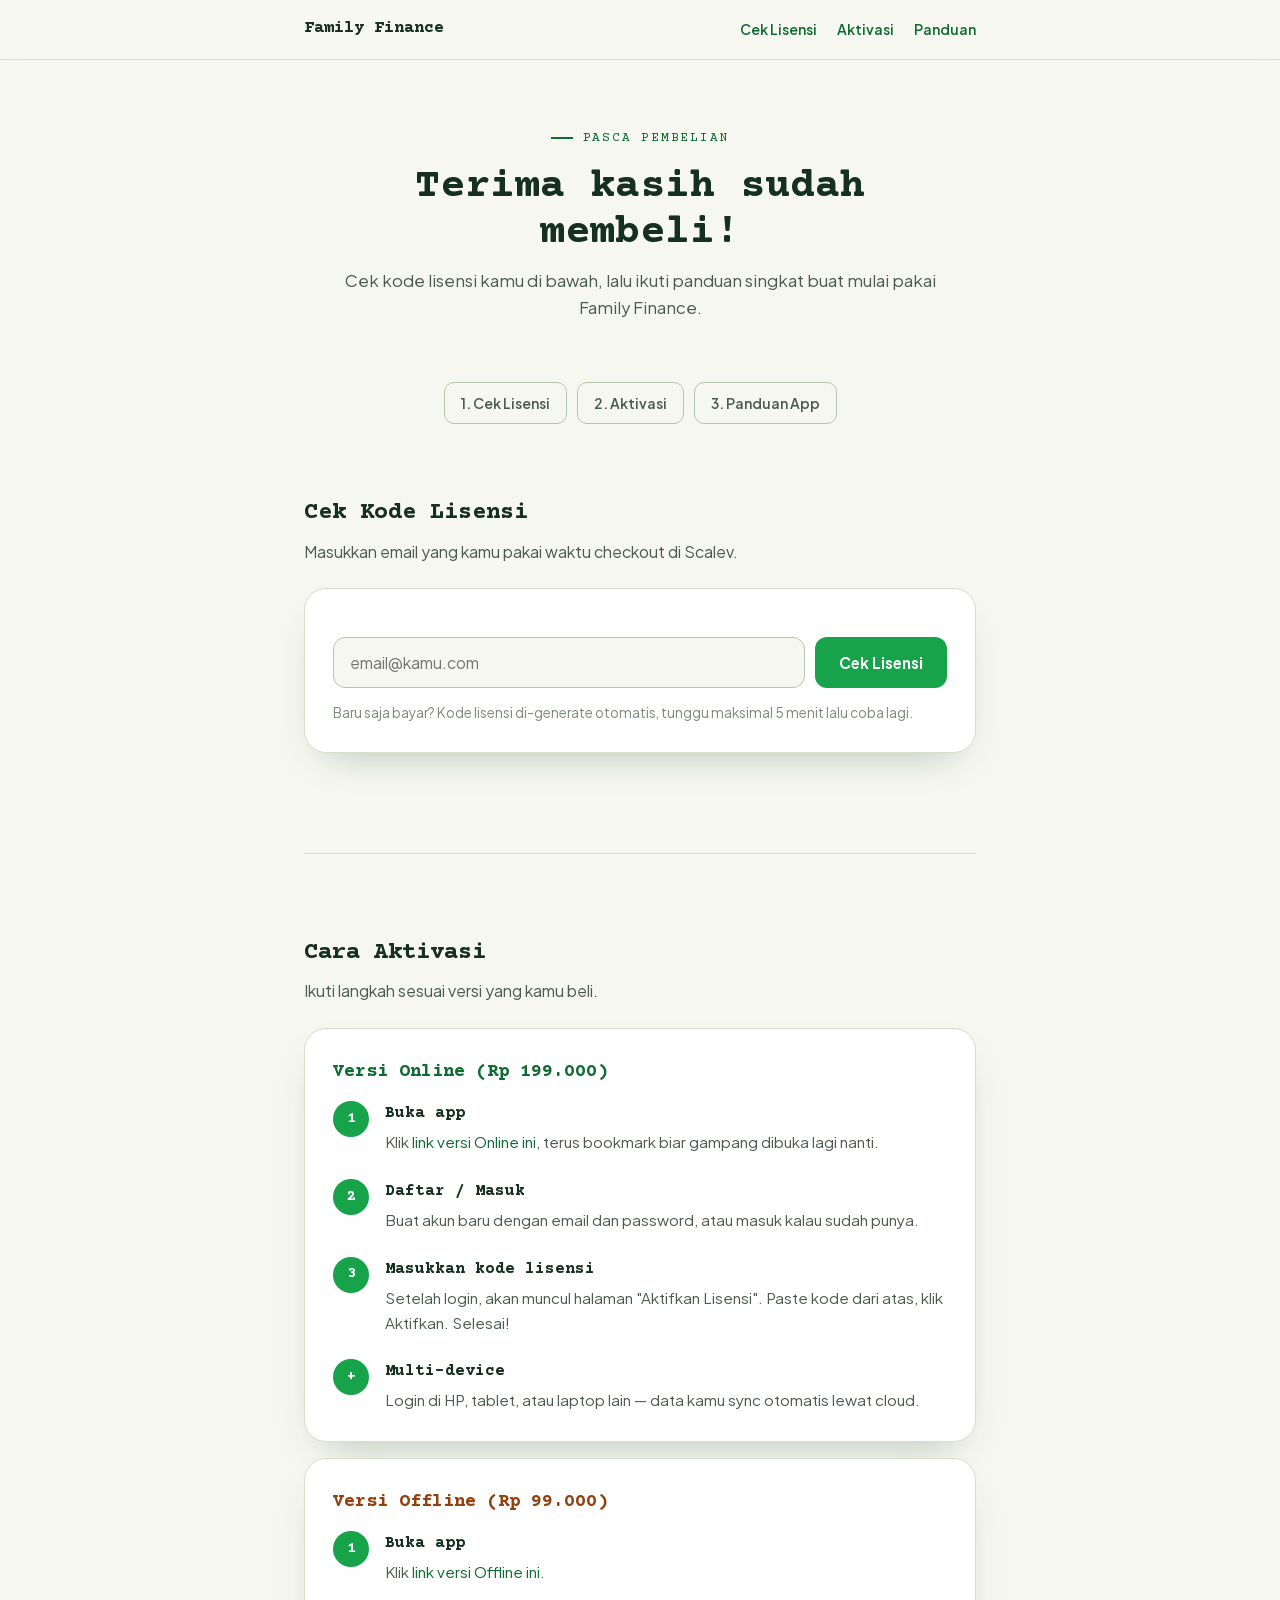
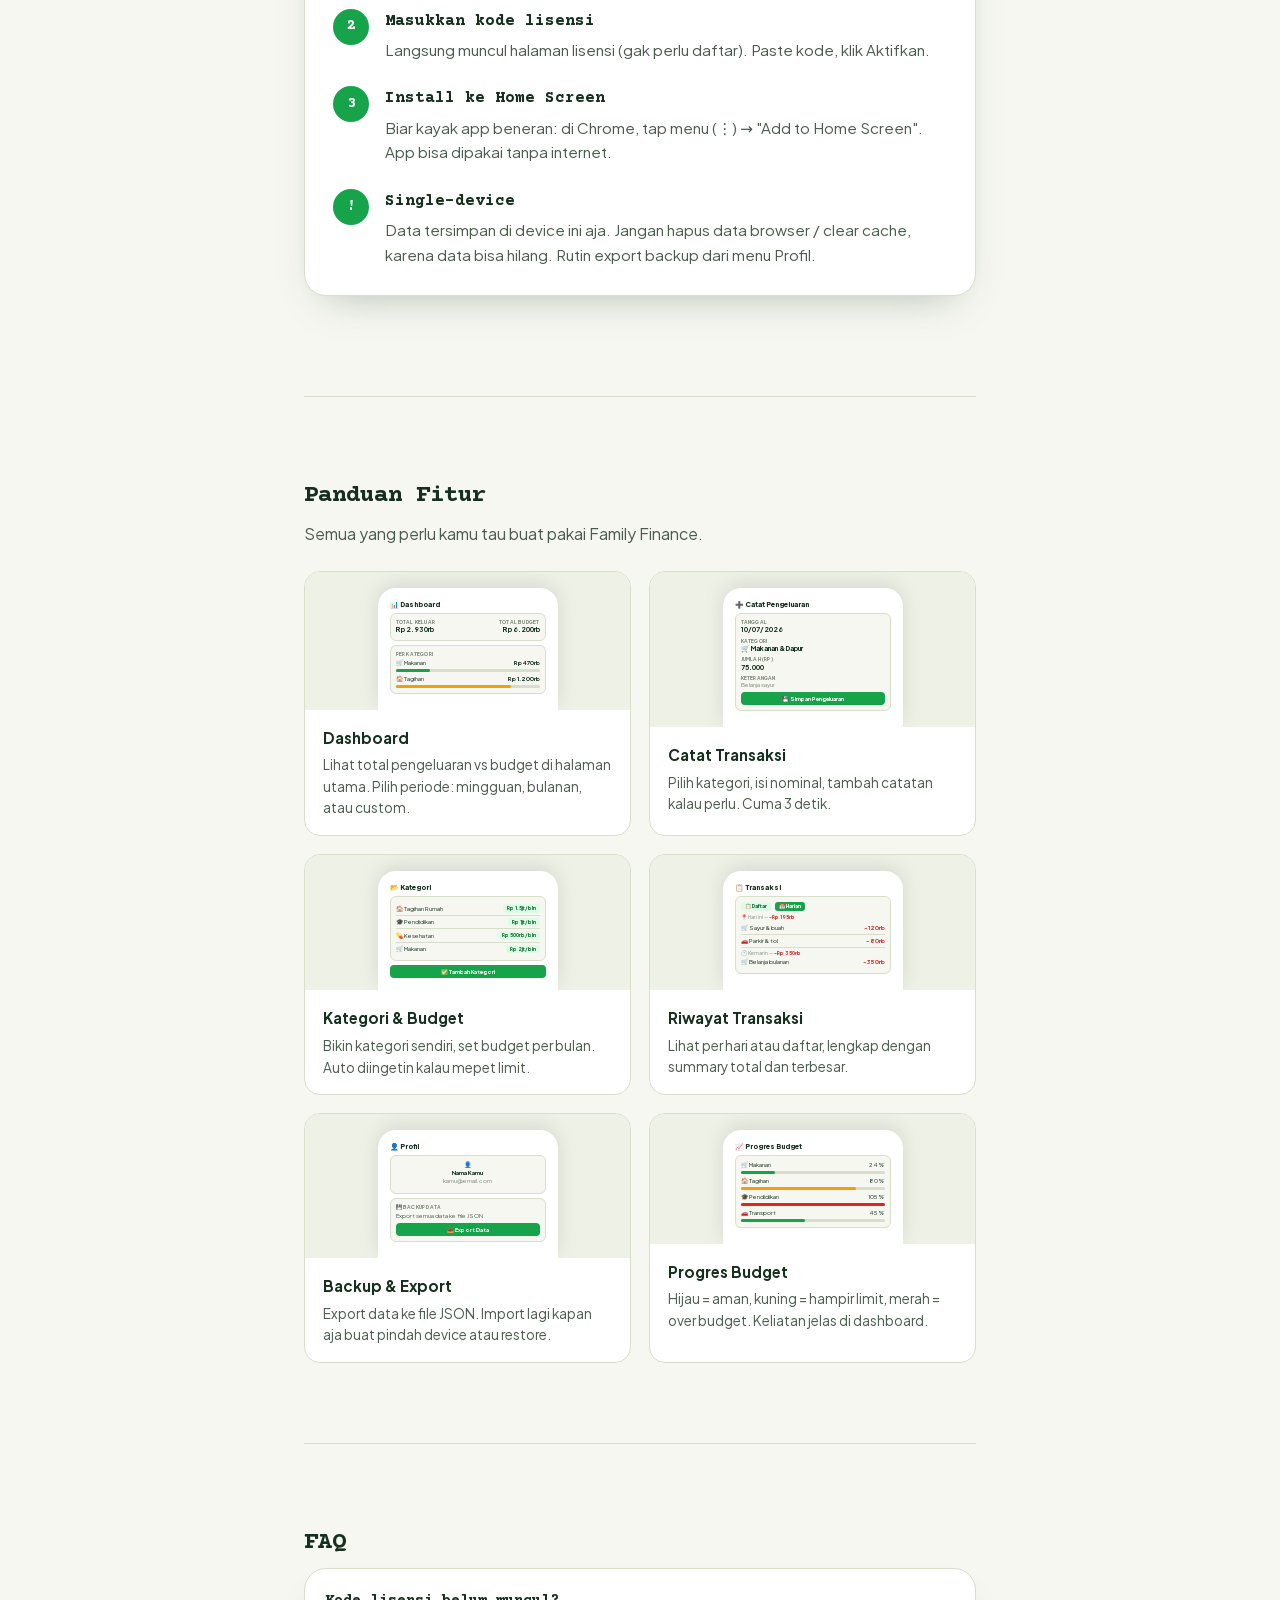
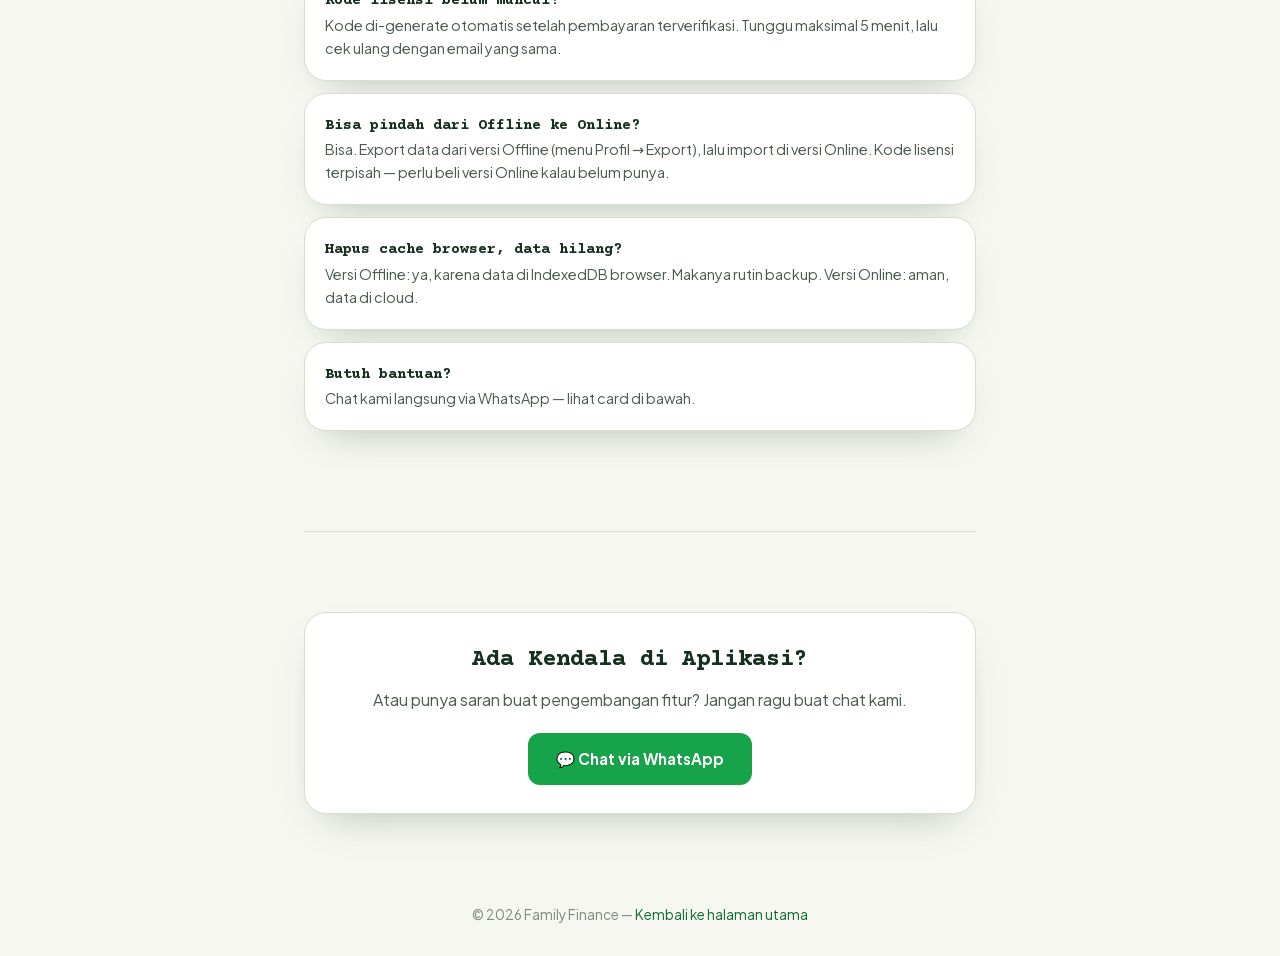
<file: landing/license.html>
<!DOCTYPE html>
<html lang="id">
<head>
<meta charset="UTF-8">
<meta name="viewport" content="width=device-width, initial-scale=1.0">
<title>Cek Lisensi & Panduan — Family Finance</title>
<meta name="description" content="Cek kode lisensi Family Finance dan panduan lengkap cara aktivasi dan pemakaian app.">
<style>
@font-face{font-family:'Courier Prime';font-style:normal;font-weight:400;font-display:swap;src:url('fonts/courier-prime-400.woff2') format('woff2');}
@font-face{font-family:'Courier Prime';font-style:normal;font-weight:700;font-display:swap;src:url('fonts/courier-prime-700.woff2') format('woff2');}
@font-face{font-family:'Plus Jakarta Sans';font-style:normal;font-weight:400 800;font-display:swap;src:url('fonts/jakarta-sans-var.woff2') format('woff2');}

:root{
  --bg:#F6F7F1;--bg-alt:#EDF1E6;--surface:#FFFFFF;
  --ink:#16301F;--ink-soft:#4B5B4E;--ink-faint:#7C8A7A;
  --brand:#16A34A;--brand-deep:#0F6B32;--brand-pale:#DCFCE7;
  --line:#D7DECC;--line-strong:#B9C4AC;
  --shadow:0 18px 40px -22px rgba(15,60,30,.35);--radius:22px;
  --danger:#DC2626;--danger-pale:#FEF2F2;
}
@media(prefers-color-scheme:dark){
  :root:not([data-theme="light"]){
    --bg:#0F150D;--bg-alt:#151D11;--surface:#1A2416;
    --ink:#EAF3E6;--ink-soft:#A6B7A1;--ink-faint:#75876F;
    --brand:#3ED66F;--brand-deep:#2AAE5B;--brand-pale:#1D3323;
    --line:#2B3826;--line-strong:#3C4C34;
    --shadow:0 18px 40px -22px rgba(0,0,0,.6);
    --danger:#F87171;--danger-pale:#2D1515;
  }
}

*{box-sizing:border-box;margin:0;padding:0;}
html{-webkit-text-size-adjust:100%;scroll-behavior:smooth;}
body{background:var(--bg);color:var(--ink);font-family:'Plus Jakarta Sans',system-ui,sans-serif;font-weight:400;line-height:1.6;overflow-x:hidden;}
::selection{background:var(--brand);color:#fff;}
a{color:var(--brand-deep);text-decoration:none;}
a:hover{text-decoration:underline;}

.wrap{max-width:720px;margin:0 auto;padding:0 24px;}
h1,h2,h3{font-family:'Courier Prime',monospace;font-weight:700;color:var(--ink);}
.eyebrow{font-family:'Courier Prime',monospace;font-size:.8rem;letter-spacing:.14em;text-transform:uppercase;color:var(--brand-deep);display:inline-flex;align-items:center;gap:10px;}
.eyebrow::before{content:'';width:22px;height:1.5px;background:var(--brand-deep);display:inline-block;}

/* nav */
nav{position:sticky;top:0;z-index:50;background:color-mix(in srgb,var(--bg) 88%,transparent);backdrop-filter:blur(10px);border-bottom:1px solid var(--line);}
.nav-inner{display:flex;align-items:center;justify-content:space-between;padding:16px 24px;max-width:720px;margin:0 auto;}
.brand-name{font-family:'Courier Prime',monospace;font-weight:700;font-size:1.05rem;}
.nav-links{display:flex;gap:20px;font-size:.88rem;font-weight:600;color:var(--ink-soft);}
.nav-links a{text-decoration:none;transition:color .15s;}
.nav-links a:hover{color:var(--brand-deep);}

/* hero */
.hero{padding:60px 0 40px;text-align:center;}
.hero h1{font-size:clamp(1.8rem,4vw,2.6rem);line-height:1.1;margin:16px 0 12px;}
.hero p{font-size:1.05rem;color:var(--ink-soft);max-width:50ch;margin:0 auto;}

/* card */
.card{background:var(--surface);border:1px solid var(--line);border-radius:var(--radius);padding:28px;margin-bottom:20px;box-shadow:var(--shadow);}
.card-sm{padding:20px;}

/* license check */
.license-form{display:flex;gap:10px;margin-top:20px;}
.license-form input{flex:1;padding:14px 16px;border:1.5px solid var(--line-strong);border-radius:12px;font-size:1rem;background:var(--bg);color:var(--ink);outline:none;font-family:inherit;}
.license-form input:focus{border-color:var(--brand);}
.license-form button{padding:14px 24px;border:none;border-radius:12px;background:var(--brand);color:#fff;font-size:.95rem;font-weight:700;cursor:pointer;white-space:nowrap;font-family:inherit;transition:background .15s;}
.license-form button:hover{background:var(--brand-deep);}
.license-form button:disabled{opacity:.5;cursor:not-allowed;}

.result{margin-top:16px;display:none;}
.result.show{display:block;}
.license-card{background:var(--brand-pale);border:1.5px dashed var(--brand);border-radius:14px;padding:18px;margin-bottom:10px;}
.license-key{font-family:'Courier Prime',monospace;font-size:1.4rem;font-weight:700;letter-spacing:.08em;color:var(--brand-deep);word-break:break-all;}
.license-meta{font-size:.85rem;color:var(--ink-soft);margin-top:6px;display:flex;gap:14px;flex-wrap:wrap;}
.license-meta .tag{padding:3px 10px;border-radius:6px;font-weight:700;font-size:.78rem;text-transform:uppercase;}
.tag-online{background:#DBEAFE;color:#1D4ED8;}
.tag-offline{background:#FEF3C7;color:#92400E;}
.tag-unused{background:var(--brand-pale);color:var(--brand-deep);}
.tag-redeemed{background:var(--danger-pale);color:var(--danger);}
.err-msg{background:var(--danger-pale);color:var(--danger);padding:14px 18px;border-radius:12px;font-size:.95rem;font-weight:600;}
.info-msg{background:var(--brand-pale);color:var(--brand-deep);padding:14px 18px;border-radius:12px;font-size:.95rem;font-weight:600;}
.copy-btn{margin-top:8px;padding:6px 14px;border:1.5px solid var(--brand);border-radius:8px;background:transparent;color:var(--brand-deep);font-size:.82rem;font-weight:700;cursor:pointer;font-family:inherit;}
.copy-btn:hover{background:var(--brand);color:#fff;}

/* tutorial sections */
.section{padding:40px 0;}
.section h2{font-size:1.5rem;margin-bottom:6px;}
.section .subtitle{color:var(--ink-soft);margin-bottom:24px;}
.step{display:flex;gap:16px;margin-bottom:24px;align-items:flex-start;}
.step-num{width:36px;height:36px;border-radius:50%;background:var(--brand);color:#fff;display:flex;align-items:center;justify-content:center;font-weight:800;font-size:.95rem;flex-shrink:0;font-family:'Courier Prime',monospace;}
.step-body h3{font-size:1rem;margin-bottom:4px;}
.step-body p{color:var(--ink-soft);font-size:.95rem;}
.step-body code{font-family:'Courier Prime',monospace;background:var(--bg-alt);padding:2px 8px;border-radius:6px;font-size:.88rem;}

.feature-grid{display:grid;grid-template-columns:1fr 1fr;gap:18px;margin-top:20px;}
@media(max-width:600px){.feature-grid{grid-template-columns:1fr;}}
.feature-card{background:var(--surface);border:1px solid var(--line);border-radius:16px;padding:0;overflow:hidden;}
.feature-card h3{font-size:.95rem;margin-bottom:4px;font-family:'Plus Jakarta Sans',sans-serif;font-weight:700;}
.feature-card p{font-size:.85rem;color:var(--ink-soft);}
.feature-card .fc-text{padding:16px 18px;}
.feature-card .fc-text .icon{font-size:1.4rem;margin-bottom:6px;}

/* mini phone mockup inside feature cards */
.mini-phone{background:var(--bg-alt);padding:16px 0 0;display:flex;justify-content:center;overflow:hidden;}
.mini-phone .mp-frame{width:180px;background:#fff;border-radius:18px 18px 0 0;padding:6px;box-shadow:0 -4px 20px rgba(0,0,0,.1);overflow:hidden;}
@media(prefers-color-scheme:dark){:root:not([data-theme="light"]) .mini-phone .mp-frame{background:#1a2416;}}
.mp-screen{font-family:'Plus Jakarta Sans',system-ui,sans-serif;font-size:6px;line-height:1.3;color:#16301F;padding:6px;}
@media(prefers-color-scheme:dark){:root:not([data-theme="light"]) .mp-screen{color:#EAF3E6;}}
.mp-screen .mp-hdr{font-weight:800;font-size:7px;margin-bottom:4px;display:flex;align-items:center;gap:3px;}
.mp-screen .mp-card{background:var(--bg);border:1px solid var(--line);border-radius:6px;padding:5px;margin-bottom:4px;}
.mp-screen .mp-label{font-size:5px;color:var(--ink-faint);text-transform:uppercase;letter-spacing:.04em;font-weight:700;}
.mp-screen .mp-val{font-weight:700;font-size:7px;}
.mp-screen .mp-bar{height:3px;background:var(--line);border-radius:2px;margin-top:2px;}
.mp-screen .mp-bar i{display:block;height:100%;border-radius:2px;background:#16A34A;}
.mp-screen .mp-bar i.warn{background:#F59E0B;}
.mp-screen .mp-bar i.danger{background:#DC2626;}
.mp-screen .mp-row{display:flex;justify-content:space-between;align-items:center;padding:2px 0;border-bottom:1px solid var(--line);}
.mp-screen .mp-row:last-child{border-bottom:none;}
.mp-screen .mp-btn{background:#16A34A;color:#fff;text-align:center;border-radius:4px;padding:3px;font-weight:700;font-size:5.5px;margin-top:3px;}
.mp-screen .mp-pill{display:inline-block;background:var(--brand-pale);color:var(--brand-deep);font-size:5px;padding:1px 4px;border-radius:3px;font-weight:700;}

.divider{height:1px;background:var(--line);margin:40px 0;}

/* footer */
footer{padding:30px 0;text-align:center;font-size:.85rem;color:var(--ink-faint);}
footer a{color:var(--brand-deep);}

/* toc */
.toc{display:flex;gap:10px;flex-wrap:wrap;margin:20px 0 30px;justify-content:center;}
.toc a{padding:9px 16px;border-radius:10px;border:1.5px solid var(--line-strong);font-size:.88rem;font-weight:600;color:var(--ink-soft);text-decoration:none;transition:all .15s;}
.toc a:hover{border-color:var(--brand);color:var(--brand-deep);text-decoration:none;}
</style>
</head>
<body>

<nav>
  <div class="nav-inner">
    <div class="brand-name">Family Finance</div>
    <div class="nav-links">
      <a href="#cek-lisensi">Cek Lisensi</a>
      <a href="#aktivasi">Aktivasi</a>
      <a href="#panduan">Panduan</a>
    </div>
  </div>
</nav>

<div class="wrap">

  <!-- HERO -->
  <div class="hero">
    <div class="eyebrow">Pasca Pembelian</div>
    <h1>Terima kasih sudah membeli!</h1>
    <p>Cek kode lisensi kamu di bawah, lalu ikuti panduan singkat buat mulai pakai Family Finance.</p>
  </div>

  <div class="toc">
    <a href="#cek-lisensi">1. Cek Lisensi</a>
    <a href="#aktivasi">2. Aktivasi</a>
    <a href="#panduan">3. Panduan App</a>
  </div>

  <!-- CEK LISENSI -->
  <div class="section" id="cek-lisensi">
    <h2>Cek Kode Lisensi</h2>
    <p class="subtitle">Masukkan email yang kamu pakai waktu checkout di Scalev.</p>

    <div class="card">
      <div class="license-form">
        <input type="email" id="emailInput" placeholder="email@kamu.com" inputmode="email">
        <button id="checkBtn" onclick="checkLicense()">Cek Lisensi</button>
      </div>
      <div class="result" id="result"></div>
      <p style="margin-top:14px;font-size:.85rem;color:var(--ink-faint);">Baru saja bayar? Kode lisensi di-generate otomatis, tunggu maksimal 5 menit lalu coba lagi.</p>
    </div>
  </div>

  <div class="divider"></div>

  <!-- AKTIVASI -->
  <div class="section" id="aktivasi">
    <h2>Cara Aktivasi</h2>
    <p class="subtitle">Ikuti langkah sesuai versi yang kamu beli.</p>

    <div class="card" style="margin-bottom:16px;">
      <h3 style="color:var(--brand-deep);margin-bottom:14px;">Versi Online (Rp 199.000)</h3>
      <div class="step">
        <div class="step-num">1</div>
        <div class="step-body">
          <h3>Buka app</h3>
          <p>Klik <a href="../online/">link versi Online ini</a>, terus bookmark biar gampang dibuka lagi nanti.</p>
        </div>
      </div>
      <div class="step">
        <div class="step-num">2</div>
        <div class="step-body">
          <h3>Daftar / Masuk</h3>
          <p>Buat akun baru dengan email dan password, atau masuk kalau sudah punya.</p>
        </div>
      </div>
      <div class="step">
        <div class="step-num">3</div>
        <div class="step-body">
          <h3>Masukkan kode lisensi</h3>
          <p>Setelah login, akan muncul halaman "Aktifkan Lisensi". Paste kode dari atas, klik Aktifkan. Selesai!</p>
        </div>
      </div>
      <div class="step" style="margin-bottom:0;">
        <div class="step-num">+</div>
        <div class="step-body">
          <h3>Multi-device</h3>
          <p>Login di HP, tablet, atau laptop lain — data kamu sync otomatis lewat cloud.</p>
        </div>
      </div>
    </div>

    <div class="card">
      <h3 style="color:#92400E;margin-bottom:14px;">Versi Offline (Rp 99.000)</h3>
      <div class="step">
        <div class="step-num">1</div>
        <div class="step-body">
          <h3>Buka app</h3>
          <p>Klik <a href="../offline/">link versi Offline ini</a>.</p>
        </div>
      </div>
      <div class="step">
        <div class="step-num">2</div>
        <div class="step-body">
          <h3>Masukkan kode lisensi</h3>
          <p>Langsung muncul halaman lisensi (gak perlu daftar). Paste kode, klik Aktifkan.</p>
        </div>
      </div>
      <div class="step">
        <div class="step-num">3</div>
        <div class="step-body">
          <h3>Install ke Home Screen</h3>
          <p>Biar kayak app beneran: di Chrome, tap menu (&#8942;) &rarr; "Add to Home Screen". App bisa dipakai tanpa internet.</p>
        </div>
      </div>
      <div class="step" style="margin-bottom:0;">
        <div class="step-num">!</div>
        <div class="step-body">
          <h3>Single-device</h3>
          <p>Data tersimpan di device ini aja. Jangan hapus data browser / clear cache, karena data bisa hilang. Rutin export backup dari menu Profil.</p>
        </div>
      </div>
    </div>
  </div>

  <div class="divider"></div>

  <!-- PANDUAN APP -->
  <div class="section" id="panduan">
    <h2>Panduan Fitur</h2>
    <p class="subtitle">Semua yang perlu kamu tau buat pakai Family Finance.</p>

    <div class="feature-grid">

      <div class="feature-card">
        <div class="mini-phone"><div class="mp-frame"><div class="mp-screen">
          <div class="mp-hdr">📊 Dashboard</div>
          <div class="mp-card">
            <div style="display:flex;justify-content:space-between;">
              <div><div class="mp-label">Total Keluar</div><div class="mp-val">Rp 2.930rb</div></div>
              <div style="text-align:right"><div class="mp-label">Total Budget</div><div class="mp-val">Rp 6.200rb</div></div>
            </div>
          </div>
          <div class="mp-card">
            <div class="mp-label">Per Kategori</div>
            <div style="margin-top:2px">🛒 Makanan <span style="float:right;font-weight:700">Rp 470rb</span></div>
            <div class="mp-bar"><i style="width:24%"></i></div>
            <div style="margin-top:3px">🏠 Tagihan <span style="float:right;font-weight:700">Rp 1.200rb</span></div>
            <div class="mp-bar"><i class="warn" style="width:80%"></i></div>
          </div>
        </div></div></div>
        <div class="fc-text">
          <h3>Dashboard</h3>
          <p>Lihat total pengeluaran vs budget di halaman utama. Pilih periode: mingguan, bulanan, atau custom.</p>
        </div>
      </div>

      <div class="feature-card">
        <div class="mini-phone"><div class="mp-frame"><div class="mp-screen">
          <div class="mp-hdr">➕ Catat Pengeluaran</div>
          <div class="mp-card">
            <div class="mp-label">Tanggal</div><div class="mp-val">10/07/2026</div>
            <div class="mp-label" style="margin-top:3px">Kategori</div><div class="mp-val">🛒 Makanan & Dapur</div>
            <div class="mp-label" style="margin-top:3px">Jumlah (Rp)</div><div class="mp-val">75.000</div>
            <div class="mp-label" style="margin-top:3px">Keterangan</div><div style="color:var(--ink-faint)">Belanja sayur</div>
            <div class="mp-btn">💾 Simpan Pengeluaran</div>
          </div>
        </div></div></div>
        <div class="fc-text">
          <h3>Catat Transaksi</h3>
          <p>Pilih kategori, isi nominal, tambah catatan kalau perlu. Cuma 3 detik.</p>
        </div>
      </div>

      <div class="feature-card">
        <div class="mini-phone"><div class="mp-frame"><div class="mp-screen">
          <div class="mp-hdr">📂 Kategori</div>
          <div class="mp-card">
            <div class="mp-row"><span>🏠 Tagihan Rumah</span><span class="mp-pill">Rp 1.5jt/bln</span></div>
            <div class="mp-row"><span>🎓 Pendidikan</span><span class="mp-pill">Rp 1jt/bln</span></div>
            <div class="mp-row"><span>💊 Kesehatan</span><span class="mp-pill">Rp 500rb/bln</span></div>
            <div class="mp-row"><span>🛒 Makanan</span><span class="mp-pill">Rp 2jt/bln</span></div>
          </div>
          <div class="mp-btn">✅ Tambah Kategori</div>
        </div></div></div>
        <div class="fc-text">
          <h3>Kategori & Budget</h3>
          <p>Bikin kategori sendiri, set budget per bulan. Auto diingetin kalau mepet limit.</p>
        </div>
      </div>

      <div class="feature-card">
        <div class="mini-phone"><div class="mp-frame"><div class="mp-screen">
          <div class="mp-hdr">📋 Transaksi</div>
          <div class="mp-card">
            <div style="display:flex;gap:4px;margin-bottom:3px;"><span class="mp-pill">📋 Daftar</span><span class="mp-pill" style="background:var(--brand);color:#fff;">📅 Harian</span></div>
            <div style="font-size:5px;color:var(--ink-faint);margin-bottom:2px;">📍 Hari ini — <b style="color:var(--danger)">-Rp 195rb</b></div>
            <div class="mp-row"><span>🛒 Sayur & buah</span><span style="font-weight:700;color:var(--danger)">-120rb</span></div>
            <div class="mp-row"><span>🚗 Parkir & tol</span><span style="font-weight:700;color:var(--danger)">-80rb</span></div>
            <div style="font-size:5px;color:var(--ink-faint);margin-top:2px;">🕐 Kemarin — <b style="color:var(--danger)">-Rp 350rb</b></div>
            <div class="mp-row"><span>🛒 Belanja bulanan</span><span style="font-weight:700;color:var(--danger)">-350rb</span></div>
          </div>
        </div></div></div>
        <div class="fc-text">
          <h3>Riwayat Transaksi</h3>
          <p>Lihat per hari atau daftar, lengkap dengan summary total dan terbesar.</p>
        </div>
      </div>

      <div class="feature-card">
        <div class="mini-phone"><div class="mp-frame"><div class="mp-screen">
          <div class="mp-hdr">👤 Profil</div>
          <div class="mp-card">
            <div style="text-align:center;margin-bottom:3px;">👤<br><b>Nama Kamu</b><br><span style="color:var(--ink-faint)">kamu@email.com</span></div>
          </div>
          <div class="mp-card">
            <div class="mp-label">💾 Backup Data</div>
            <div style="margin-top:2px;color:var(--ink-soft);">Export semua data ke file JSON</div>
            <div class="mp-btn">📤 Export Data</div>
          </div>
        </div></div></div>
        <div class="fc-text">
          <h3>Backup & Export</h3>
          <p>Export data ke file JSON. Import lagi kapan aja buat pindah device atau restore.</p>
        </div>
      </div>

      <div class="feature-card">
        <div class="mini-phone"><div class="mp-frame"><div class="mp-screen">
          <div class="mp-hdr">📈 Progres Budget</div>
          <div class="mp-card">
            <div>🛒 Makanan <span style="float:right">24%</span></div>
            <div class="mp-bar"><i style="width:24%"></i></div>
            <div style="margin-top:3px">🏠 Tagihan <span style="float:right">80%</span></div>
            <div class="mp-bar"><i class="warn" style="width:80%"></i></div>
            <div style="margin-top:3px">🎓 Pendidikan <span style="float:right">105%</span></div>
            <div class="mp-bar"><i class="danger" style="width:100%"></i></div>
            <div style="margin-top:3px">🚗 Transport <span style="float:right">45%</span></div>
            <div class="mp-bar"><i style="width:45%"></i></div>
          </div>
        </div></div></div>
        <div class="fc-text">
          <h3>Progres Budget</h3>
          <p>Hijau = aman, kuning = hampir limit, merah = over budget. Keliatan jelas di dashboard.</p>
        </div>
      </div>

    </div>
  </div>

  <div class="divider"></div>

  <!-- FAQ -->
  <div class="section">
    <h2>FAQ</h2>

    <div class="card card-sm" style="margin-bottom:12px;">
      <h3 style="font-size:.95rem;">Kode lisensi belum muncul?</h3>
      <p style="color:var(--ink-soft);font-size:.9rem;">Kode di-generate otomatis setelah pembayaran terverifikasi. Tunggu maksimal 5 menit, lalu cek ulang dengan email yang sama.</p>
    </div>
    <div class="card card-sm" style="margin-bottom:12px;">
      <h3 style="font-size:.95rem;">Bisa pindah dari Offline ke Online?</h3>
      <p style="color:var(--ink-soft);font-size:.9rem;">Bisa. Export data dari versi Offline (menu Profil &rarr; Export), lalu import di versi Online. Kode lisensi terpisah — perlu beli versi Online kalau belum punya.</p>
    </div>
    <div class="card card-sm" style="margin-bottom:12px;">
      <h3 style="font-size:.95rem;">Hapus cache browser, data hilang?</h3>
      <p style="color:var(--ink-soft);font-size:.9rem;">Versi Offline: ya, karena data di IndexedDB browser. Makanya rutin backup. Versi Online: aman, data di cloud.</p>
    </div>
    <div class="card card-sm">
      <h3 style="font-size:.95rem;">Butuh bantuan?</h3>
      <p style="color:var(--ink-soft);font-size:.9rem;">Chat kami langsung via WhatsApp — lihat card di bawah.</p>
    </div>
  </div>

  <div class="divider"></div>

  <!-- CONTACT -->
  <div class="section">
    <div class="card" style="text-align:center;">
      <h2 style="margin-bottom:8px;">Ada Kendala di Aplikasi?</h2>
      <p class="subtitle" style="margin-bottom:20px;">Atau punya saran buat pengembangan fitur? Jangan ragu buat chat kami.</p>
      <a href="https://wa.me/6285831242497" target="_blank" rel="noopener" style="display:inline-block;padding:14px 28px;border-radius:12px;background:var(--brand);color:#fff;font-weight:700;text-decoration:none;font-size:.95rem;">💬 Chat via WhatsApp</a>
    </div>
  </div>

</div>

<footer>
  <div class="wrap">
    <p>&copy; 2026 Family Finance &mdash; <a href="index.html">Kembali ke halaman utama</a></p>
  </div>
</footer>

<script>
const CHECK_URL = 'https://wxwkguqihpphgswbsfme.supabase.co/functions/v1/check-license';

async function checkLicense() {
  const email = document.getElementById('emailInput').value.trim();
  const btn = document.getElementById('checkBtn');
  const result = document.getElementById('result');

  if (!email) { result.innerHTML = '<div class="err-msg">Masukkan email dulu.</div>'; result.className = 'result show'; return; }

  btn.disabled = true;
  btn.textContent = 'Mengecek...';
  result.className = 'result';

  try {
    const res = await fetch(CHECK_URL, {
      method: 'POST',
      headers: { 'Content-Type': 'application/json' },
      body: JSON.stringify({ email }),
    });
    const data = await res.json();

    if (!data.ok) {
      result.innerHTML = `<div class="err-msg">${data.message}</div>`;
    } else {
      let html = '';
      for (const lic of data.licenses) {
        const productTag = lic.product === 'online'
          ? '<span class="tag tag-online">Online</span>'
          : lic.product === 'offline'
            ? '<span class="tag tag-offline">Offline</span>'
            : '<span class="tag" style="background:var(--bg-alt);">—</span>';
        const statusTag = lic.status === 'unused'
          ? '<span class="tag tag-unused">Belum dipakai</span>'
          : '<span class="tag tag-redeemed">Sudah aktif</span>';

        html += `
          <div class="license-card">
            <div class="license-key" id="key-${lic.key}">${lic.key}</div>
            <div class="license-meta">${productTag} ${statusTag}</div>
            <button class="copy-btn" onclick="copyKey('${lic.key}', this)">Salin kode</button>
          </div>`;
      }
      result.innerHTML = html;
    }
  } catch (e) {
    result.innerHTML = '<div class="err-msg">Gagal menghubungi server. Coba lagi nanti.</div>';
  }

  result.className = 'result show';
  btn.disabled = false;
  btn.textContent = 'Cek Lisensi';
}

function copyKey(key, btn) {
  navigator.clipboard.writeText(key).then(() => {
    btn.textContent = 'Tersalin!';
    setTimeout(() => { btn.textContent = 'Salin kode'; }, 2000);
  });
}

document.getElementById('emailInput').addEventListener('keydown', (e) => {
  if (e.key === 'Enter') checkLicense();
});
</script>
</body>
</html>
</file>
<file: shared/app.css>
:root{--primary:#16A34A;--pmid:#22C55E;--plight:#DCFCE7;--pxlight:#F0FDF4;--danger:#EF4444;--dlight:#FEF2F2;--warning:#F59E0B;--bg:#F0FDF4;--card:#fff;--text:#14532D;--textl:#6B7280;--border:#D1FAE5;--r:16px;--shadow:0 2px 16px rgba(22,163,74,.10);}
*{box-sizing:border-box;margin:0;padding:0;-webkit-tap-highlight-color:transparent;}
body{font-family:'Segoe UI',system-ui,sans-serif;background:var(--bg);color:var(--text);min-height:100vh;padding-bottom:84px;}
.header{background:linear-gradient(135deg,#15803D,#22C55E);color:#fff;padding:0 16px;height:68px;display:flex;align-items:center;gap:12px;position:sticky;top:0;z-index:100;box-shadow:0 2px 14px rgba(22,163,74,.22);}
.header-logo{width:42px;height:42px;border-radius:10px;flex-shrink:0;box-shadow:0 2px 8px rgba(0,0,0,.18);}
.header-title{font-size:15px;font-weight:800;line-height:1.2;}
.header-sub{font-size:11px;opacity:.82;margin-top:1px;}
.auth-screen{min-height:100vh;display:flex;flex-direction:column;align-items:center;justify-content:center;padding:24px;background:linear-gradient(160deg,#F0FDF4,#DCFCE7);}
.auth-logo{width:88px;height:88px;border-radius:22px;box-shadow:0 6px 24px rgba(22,163,74,.25);margin-bottom:16px;}
.auth-title{font-size:22px;font-weight:800;color:var(--text);text-align:center;}
.auth-sub{font-size:14px;color:var(--textl);text-align:center;margin-top:6px;margin-bottom:32px;}
.auth-card{background:#fff;border-radius:20px;padding:24px;width:100%;max-width:380px;box-shadow:0 4px 24px rgba(22,163,74,.12);border:1px solid var(--border);}
.auth-tabs{display:flex;margin-bottom:20px;border-radius:10px;overflow:hidden;border:1.5px solid var(--border);}
.auth-tab{flex:1;padding:10px;text-align:center;font-size:14px;font-weight:700;cursor:pointer;background:#fff;color:var(--textl);border:none;}
.auth-tab.active{background:var(--primary);color:#fff;}
.auth-msg{font-size:13px;text-align:center;padding:10px;border-radius:10px;margin-bottom:12px;display:none;}
.auth-msg.error{background:var(--dlight);color:var(--danger);display:block;}
.auth-msg.success{background:var(--plight);color:var(--primary);display:block;}
.loading-screen{position:fixed;inset:0;background:linear-gradient(160deg,#F0FDF4,#DCFCE7);display:flex;flex-direction:column;align-items:center;justify-content:center;z-index:999;}
.loading-logo{width:72px;height:72px;border-radius:18px;margin-bottom:16px;animation:pulse 1.5s ease-in-out infinite;}
@keyframes pulse{0%,100%{transform:scale(1);}50%{transform:scale(.96);opacity:.8;}}
.loading-text{font-size:14px;color:var(--textl);font-weight:600;}
.bottom-nav{position:fixed;bottom:0;left:0;right:0;background:#fff;border-top:1.5px solid var(--border);display:flex;z-index:200;box-shadow:0 -4px 20px rgba(22,163,74,.10);}
.nav-btn{flex:1;display:flex;flex-direction:column;align-items:center;padding:10px 4px 14px;border:none;background:none;cursor:pointer;color:var(--textl);font-size:10px;gap:4px;font-weight:500;}
.nav-btn svg{width:22px;height:22px;}
.nav-btn.active{color:var(--primary);}
.page{display:none;padding:14px;}
.page.active{display:block;}
.card{background:var(--card);border-radius:var(--r);padding:16px;margin-bottom:12px;box-shadow:var(--shadow);border:1px solid var(--border);}
.card-title{font-size:12px;color:var(--textl);font-weight:700;text-transform:uppercase;letter-spacing:.6px;margin-bottom:14px;}
.stat-grid{display:grid;grid-template-columns:1fr 1fr;gap:10px;margin-bottom:12px;}
.stat-card{background:var(--card);border-radius:var(--r);padding:14px;box-shadow:var(--shadow);border:1px solid var(--border);}
.stat-label{font-size:11px;color:var(--textl);font-weight:600;text-transform:uppercase;letter-spacing:.4px;}
.stat-value{font-size:17px;font-weight:800;margin-top:5px;color:var(--text);line-height:1.2;}
.stat-card.over .stat-value{color:var(--danger);}
.stat-sub{font-size:11px;margin-top:3px;color:var(--primary);font-weight:600;}
.stat-sub.over{color:var(--danger);}
.period-picker{background:var(--card);border-radius:var(--r);padding:14px;margin-bottom:12px;box-shadow:var(--shadow);border:1px solid var(--border);}
.period-lbl{font-size:12px;color:var(--textl);font-weight:700;text-transform:uppercase;letter-spacing:.5px;margin-bottom:10px;}
.period-type-row{display:flex;gap:6px;margin-bottom:12px;}
.period-type-btn{flex:1;padding:9px 4px;border-radius:10px;border:1.5px solid var(--border);background:#fff;font-size:12px;font-weight:600;cursor:pointer;color:var(--textl);text-align:center;}
.period-type-btn.active{background:var(--primary);border-color:var(--primary);color:#fff;}
.month-nav{display:flex;align-items:center;justify-content:space-between;gap:8px;}
.mnav-btn{width:36px;height:36px;border-radius:10px;border:1.5px solid var(--border);background:#fff;font-size:18px;cursor:pointer;color:var(--primary);display:flex;align-items:center;justify-content:center;font-weight:700;flex-shrink:0;}
.mnav-btn:disabled{opacity:.3;cursor:default;}
.month-cur{flex:1;text-align:center;font-size:15px;font-weight:700;}
.week-info{text-align:center;font-size:14px;font-weight:600;padding:8px 0;}
.custom-row{display:flex;gap:6px;align-items:center;flex-wrap:wrap;}
.custom-row input{flex:1;min-width:110px;padding:9px 10px;border-radius:10px;border:1.5px solid var(--border);font-size:13px;color:var(--text);background:#fff;outline:none;}
.custom-row input:focus{border-color:var(--primary);}
.custom-sep{font-size:12px;color:var(--textl);}
.apply-btn{padding:9px 14px;border-radius:10px;border:none;background:var(--primary);color:#fff;font-size:13px;font-weight:700;cursor:pointer;}
.period-summary{font-size:12px;color:var(--primary);font-weight:600;margin-top:10px;text-align:center;background:var(--plight);padding:6px 10px;border-radius:8px;}
.cat-item{margin-bottom:16px;}.cat-item:last-child{margin-bottom:0;}
.cat-hdr{display:flex;justify-content:space-between;align-items:center;margin-bottom:7px;gap:6px;}
.cat-name{font-size:14px;font-weight:700;display:flex;align-items:center;gap:6px;min-width:0;}
.cat-emoji{font-size:18px;flex-shrink:0;}
.cat-right{text-align:right;flex-shrink:0;}
.cat-spent{font-size:14px;font-weight:700;}
.cat-budg{font-size:11px;color:var(--textl);}.cat-sisa{font-size:11px;font-weight:700;margin-top:4px;}
.prog-bar{height:8px;border-radius:4px;background:var(--bg);overflow:hidden;border:1px solid var(--border);}
.prog-fill{height:100%;border-radius:4px;background:var(--pmid);transition:width .5s ease;}
.prog-fill.danger{background:var(--danger);}.prog-fill.warning{background:var(--warning);}
.badge-over{display:inline-block;font-size:9px;font-weight:700;background:var(--danger);color:#fff;padding:2px 6px;border-radius:8px;margin-left:4px;}
.sec-title{font-size:16px;font-weight:800;margin-bottom:14px;}
.fg{margin-bottom:13px;}
.fl{display:block;font-size:13px;font-weight:600;color:var(--textl);margin-bottom:6px;}
.fi,.fs{width:100%;padding:13px 14px;border:1.5px solid var(--border);border-radius:12px;font-size:15px;color:var(--text);background:#fff;outline:none;-webkit-appearance:none;}
.fi:focus,.fs:focus{border-color:var(--primary);box-shadow:0 0 0 3px var(--plight);}
.fi[type=number]{-moz-appearance:textfield;}
.btn{width:100%;padding:14px;border-radius:12px;border:none;font-size:15px;font-weight:700;cursor:pointer;}
.btn-p{background:linear-gradient(135deg,#16A34A,#22C55E);color:#fff;box-shadow:0 3px 12px rgba(22,163,74,.25);}
.btn-p:active{opacity:.88;transform:scale(.98);}
.btn-ghost{background:var(--pxlight);color:var(--textl);border:1.5px solid var(--border);}
.tx-item{display:flex;align-items:center;gap:11px;padding:11px 0;border-bottom:1px solid var(--border);}
.tx-item:last-child{border-bottom:none;}
.tx-icon{width:40px;height:40px;border-radius:12px;background:var(--plight);display:flex;align-items:center;justify-content:center;font-size:19px;flex-shrink:0;border:1px solid var(--border);}
.tx-info{flex:1;min-width:0;}
.tx-cat{font-size:14px;font-weight:700;}
.tx-note{font-size:12px;color:var(--textl);white-space:nowrap;overflow:hidden;text-overflow:ellipsis;}
.tx-date{font-size:11px;color:var(--textl);margin-top:1px;}
.tx-r{display:flex;flex-direction:column;align-items:flex-end;gap:5px;flex-shrink:0;}
.tx-amt{font-size:14px;font-weight:800;color:var(--danger);}
.tx-del{width:26px;height:26px;border-radius:7px;border:none;background:var(--dlight);color:var(--danger);cursor:pointer;font-size:13px;display:flex;align-items:center;justify-content:center;}
.day-group{margin-bottom:4px;}
.day-hdr{display:flex;justify-content:space-between;align-items:center;padding:10px 12px;background:var(--pxlight);border-radius:10px;cursor:pointer;border:1px solid var(--border);margin-bottom:2px;}
.day-lbl{font-size:13px;font-weight:700;}.day-tot{font-size:13px;font-weight:800;color:var(--danger);}
.day-chevron{font-size:11px;color:var(--textl);margin-left:6px;}
.day-txs{padding:0 4px;}.day-txs.collapsed{display:none;}
.filter-section-label{font-size:11px;color:var(--textl);font-weight:700;text-transform:uppercase;letter-spacing:.5px;margin-bottom:8px;}
.filter-row{display:flex;gap:7px;overflow-x:auto;padding-bottom:4px;scrollbar-width:none;margin-bottom:12px;}
.filter-row::-webkit-scrollbar{display:none;}
.chip{flex-shrink:0;padding:7px 14px;border-radius:20px;border:1.5px solid var(--border);background:#fff;font-size:12px;cursor:pointer;color:var(--textl);font-weight:600;}
.chip.active{background:var(--plight);border-color:var(--primary);color:var(--primary);}
.view-toggle{display:flex;gap:6px;margin-bottom:14px;}
.view-btn{flex:1;padding:9px;border-radius:10px;border:1.5px solid var(--border);background:#fff;font-size:13px;font-weight:600;cursor:pointer;color:var(--textl);text-align:center;}
.view-btn.active{background:var(--primary);border-color:var(--primary);color:#fff;}
.sort-row{display:flex;gap:8px;margin-bottom:12px;align-items:center;}
.sort-lbl{font-size:13px;color:var(--textl);white-space:nowrap;font-weight:600;}
.sort-sel{flex:1;padding:8px 10px;border-radius:9px;border:1.5px solid var(--border);font-size:13px;background:#fff;color:var(--text);-webkit-appearance:none;outline:none;}
.summary-row{display:flex;gap:8px;margin-bottom:12px;overflow-x:auto;scrollbar-width:none;}
.summary-row::-webkit-scrollbar{display:none;}
.sum-chip{flex-shrink:0;background:var(--card);border:1px solid var(--border);border-radius:12px;padding:10px 14px;text-align:center;box-shadow:var(--shadow);}
.sum-chip-label{font-size:10px;color:var(--textl);font-weight:600;text-transform:uppercase;}
.sum-chip-val{font-size:14px;font-weight:800;color:var(--text);margin-top:3px;}
.sum-chip-val.red{color:var(--danger);}
.cmi{display:flex;align-items:center;gap:10px;padding:11px 0;border-bottom:1px solid var(--border);}
.cmi:last-child{border-bottom:none;}
.cmi-emoji{font-size:22px;width:36px;text-align:center;flex-shrink:0;}
.cmi-info{flex:1;min-width:0;}.cmi-name{font-size:14px;font-weight:700;}.cmi-bud{font-size:12px;color:var(--textl);}
.cmi-actions{display:flex;gap:6px;flex-shrink:0;}
.cmi-edit{width:30px;height:30px;border-radius:8px;border:none;background:var(--plight);color:var(--primary);cursor:pointer;font-size:15px;display:flex;align-items:center;justify-content:center;}
.cmi-del{width:30px;height:30px;border-radius:8px;border:none;background:var(--dlight);color:var(--danger);cursor:pointer;font-size:16px;flex-shrink:0;display:flex;align-items:center;justify-content:center;}
.tx-edit{width:26px;height:26px;border-radius:7px;border:none;background:var(--plight);color:var(--primary);cursor:pointer;font-size:13px;display:flex;align-items:center;justify-content:center;}
/* MODAL */
.modal-overlay{position:fixed;inset:0;background:rgba(0,0,0,0.5);z-index:300;display:none;align-items:flex-end;justify-content:center;}
.modal-overlay.open{display:flex;}
.modal{background:#fff;border-radius:24px 24px 0 0;width:100%;max-height:85vh;overflow-y:auto;padding:20px 20px 40px;animation:slideUp .25s ease;}
@keyframes slideUp{from{transform:translateY(100%);opacity:0;}to{transform:translateY(0);opacity:1;}}
.modal-handle{width:36px;height:4px;background:var(--border);border-radius:2px;margin:0 auto 16px;}
.modal-title{font-size:17px;font-weight:800;margin-bottom:16px;color:var(--text);}
.profile-card{background:linear-gradient(135deg,#15803D,#22C55E);border-radius:var(--r);padding:20px;margin-bottom:12px;color:#fff;display:flex;align-items:center;gap:14px;}
.profile-avatar{width:52px;height:52px;border-radius:14px;background:rgba(255,255,255,.25);display:flex;align-items:center;justify-content:center;font-size:24px;flex-shrink:0;}
.profile-name{font-size:16px;font-weight:800;}.profile-email{font-size:12px;opacity:.82;margin-top:2px;}
.sync-dot{width:7px;height:7px;border-radius:50%;background:#22C55E;display:inline-block;margin-left:6px;vertical-align:middle;}
.sync-dot.syncing{background:var(--warning);animation:blink .8s infinite;}
.sync-dot.error{background:var(--danger);}
@keyframes blink{0%,100%{opacity:1;}50%{opacity:.3;}}
.empty{text-align:center;padding:36px 20px;color:var(--textl);}
.empty-icon{font-size:44px;margin-bottom:10px;}.empty-text{font-size:14px;line-height:1.5;}
.toast{position:fixed;bottom:92px;left:50%;transform:translateX(-50%);background:#14532D;color:#fff;padding:10px 20px;border-radius:20px;font-size:13px;z-index:500;opacity:0;transition:opacity .25s;white-space:nowrap;box-shadow:0 4px 16px rgba(0,0,0,.2);font-weight:600;pointer-events:none;}
.toast.show{opacity:1;}
</file>
